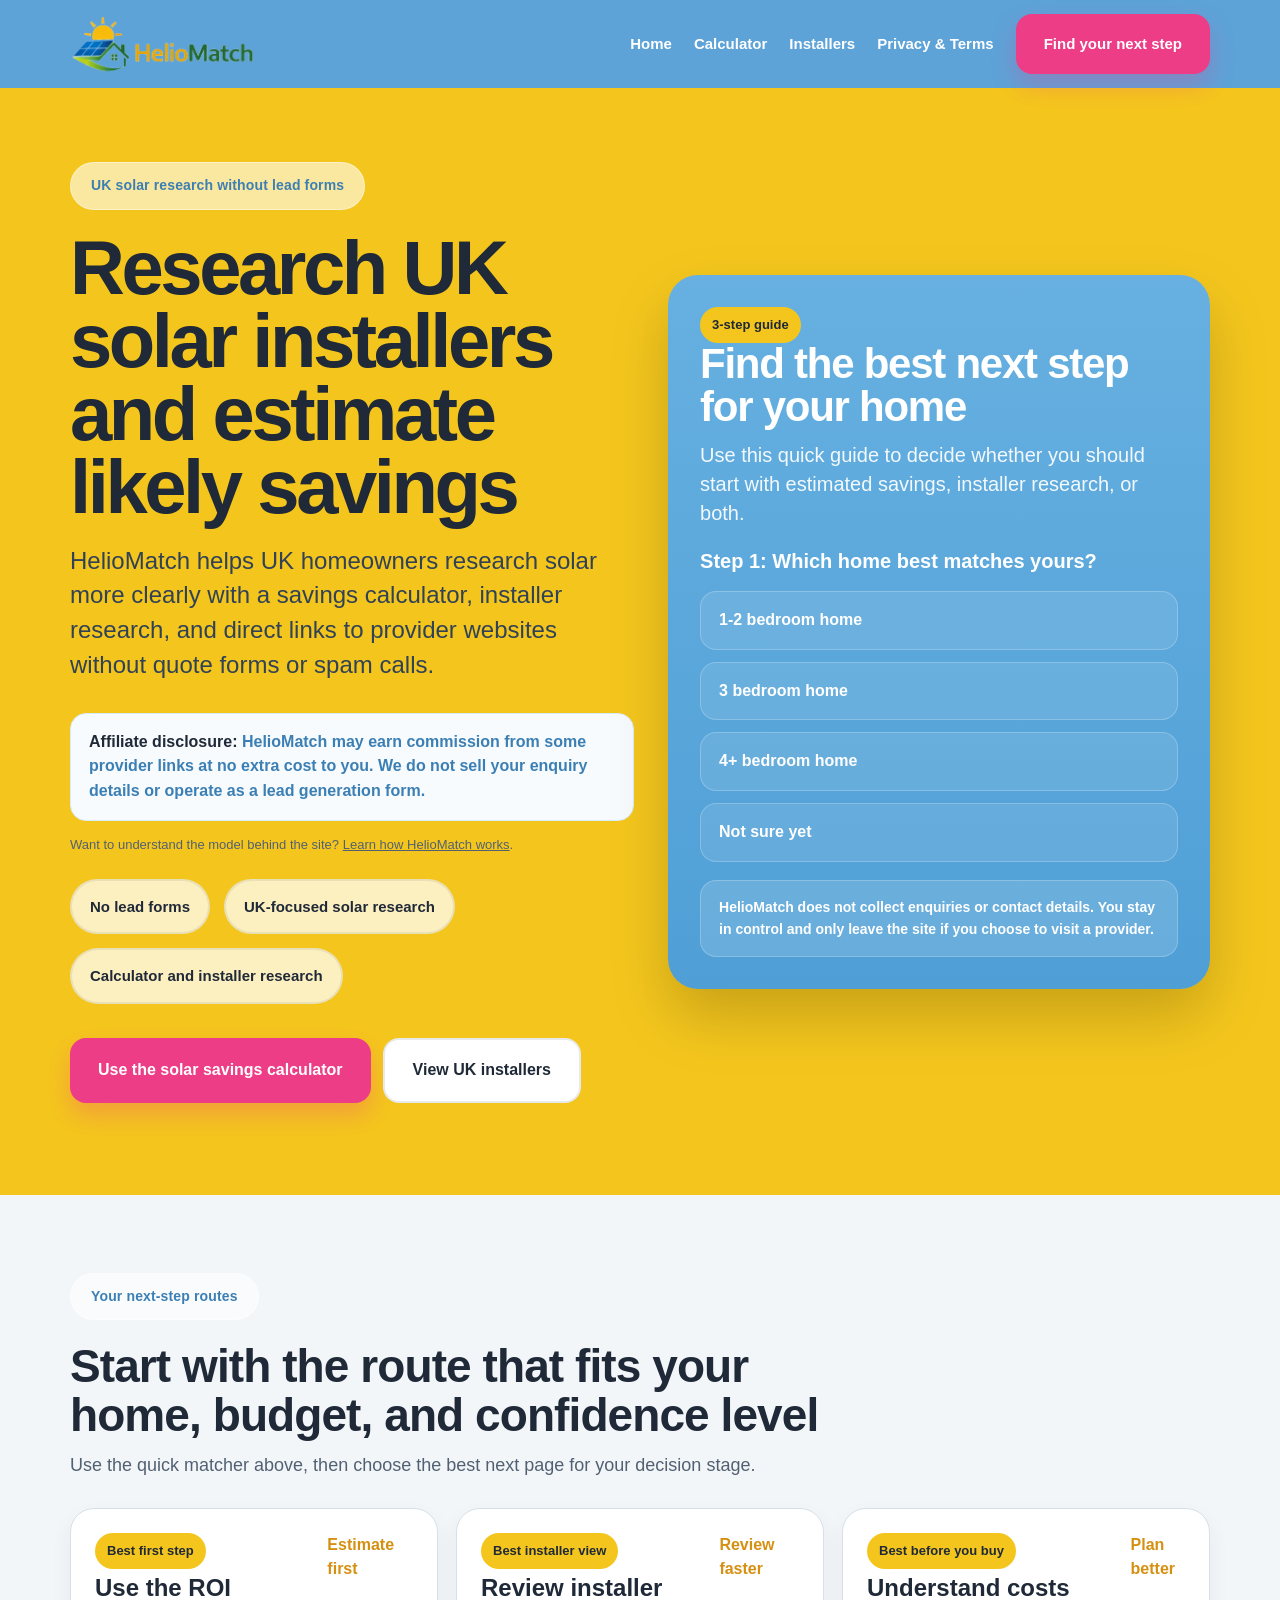
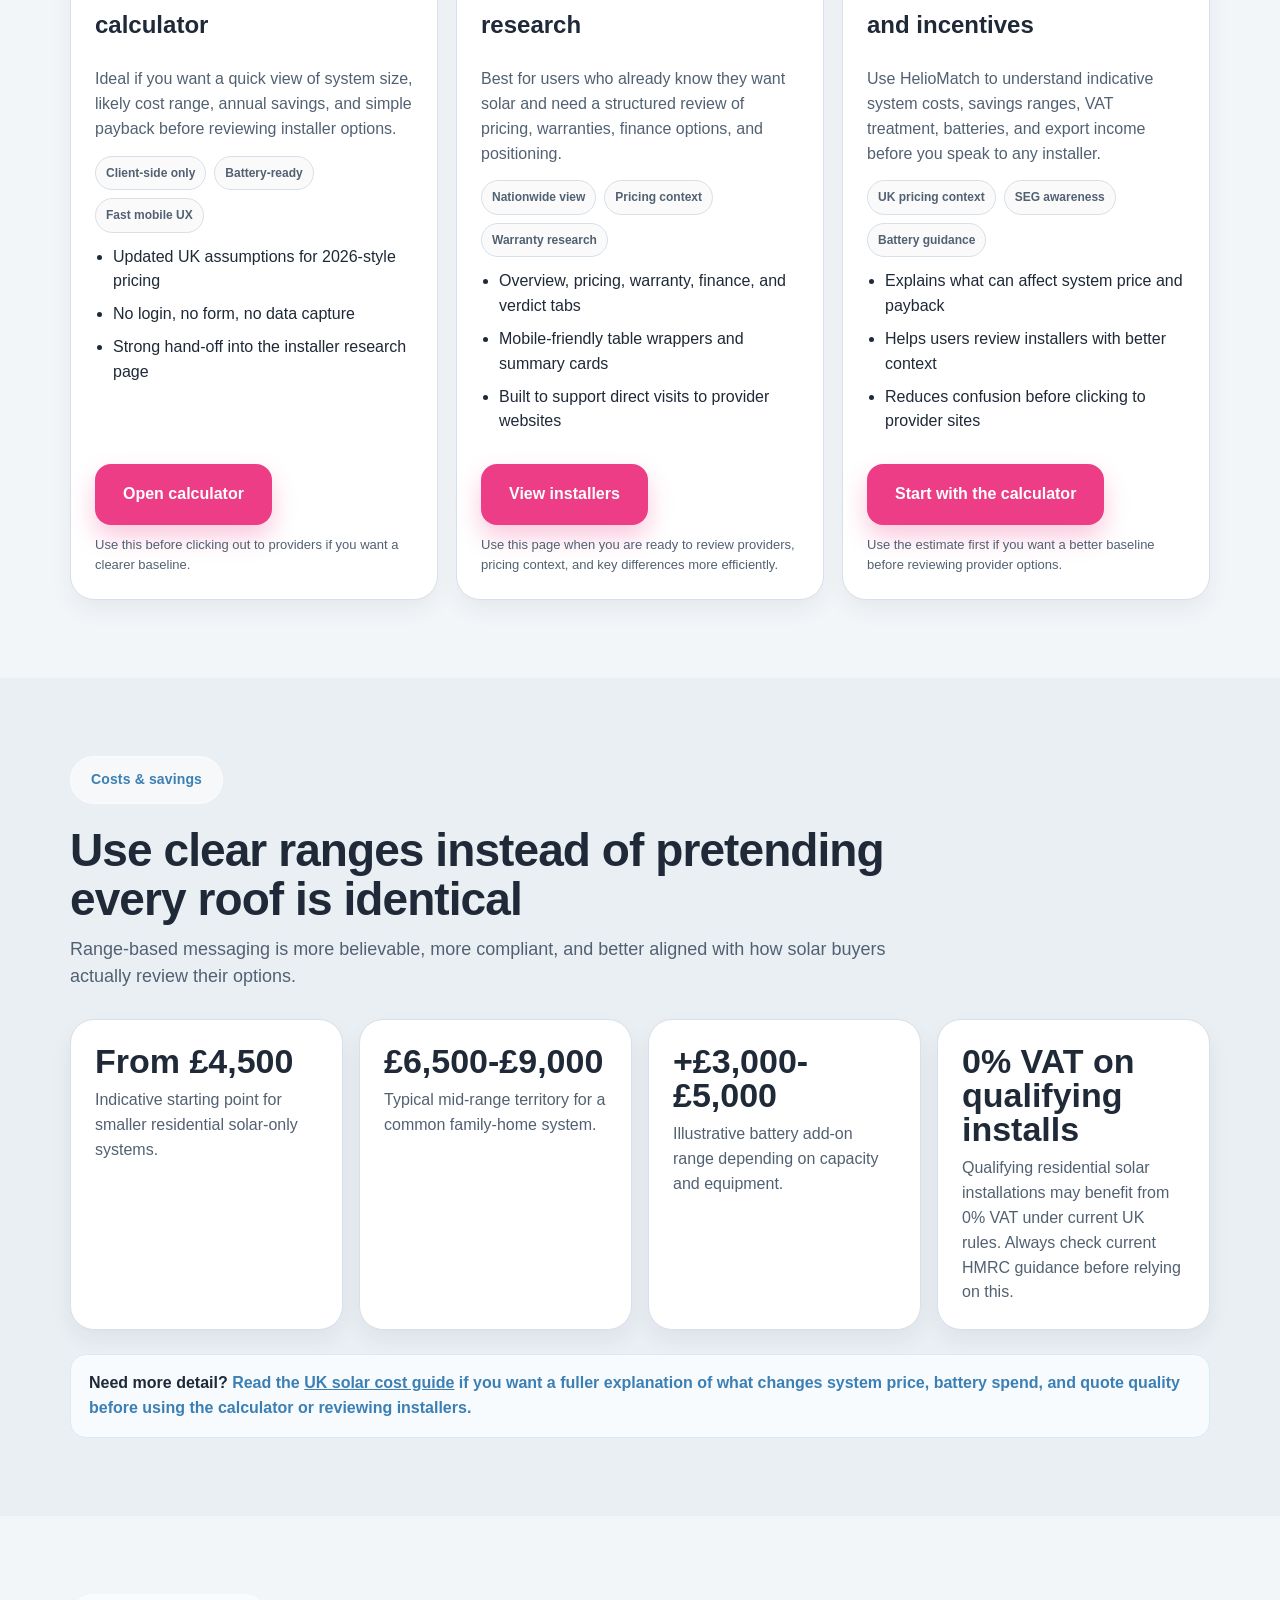
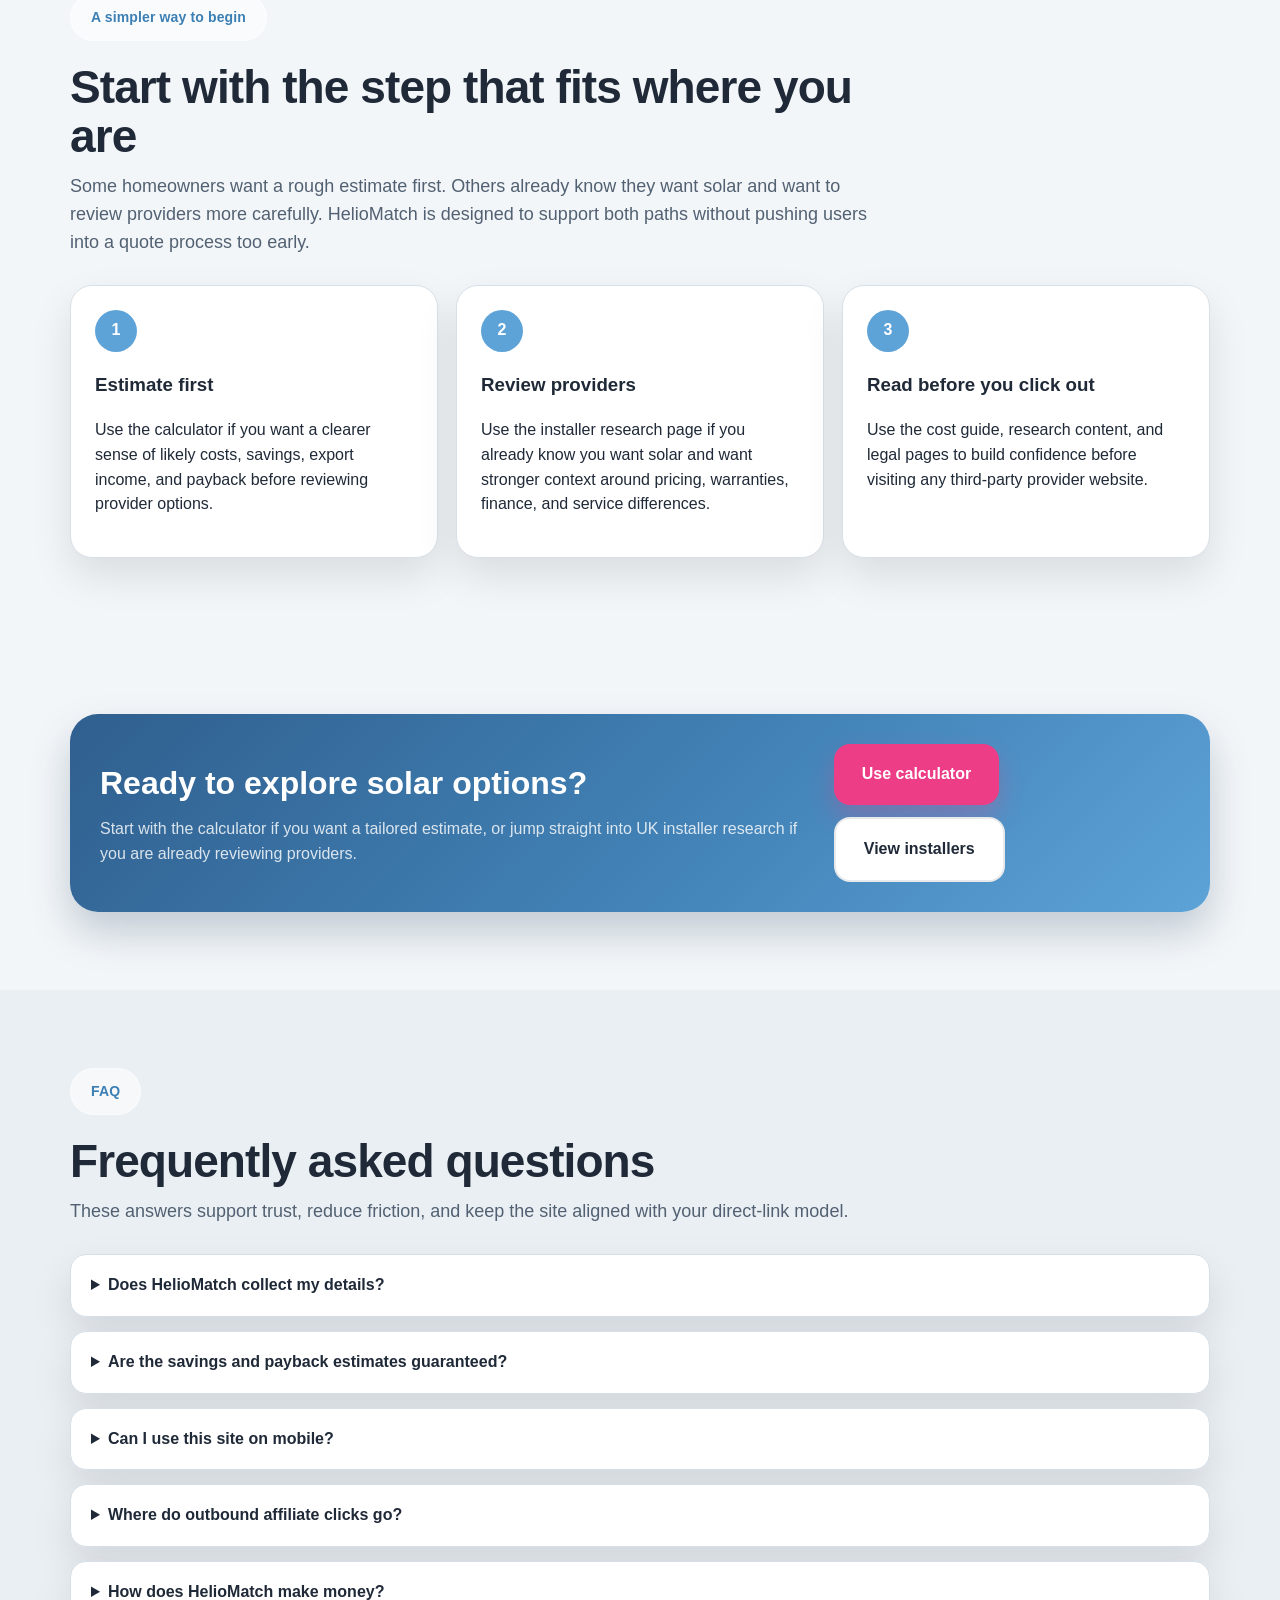
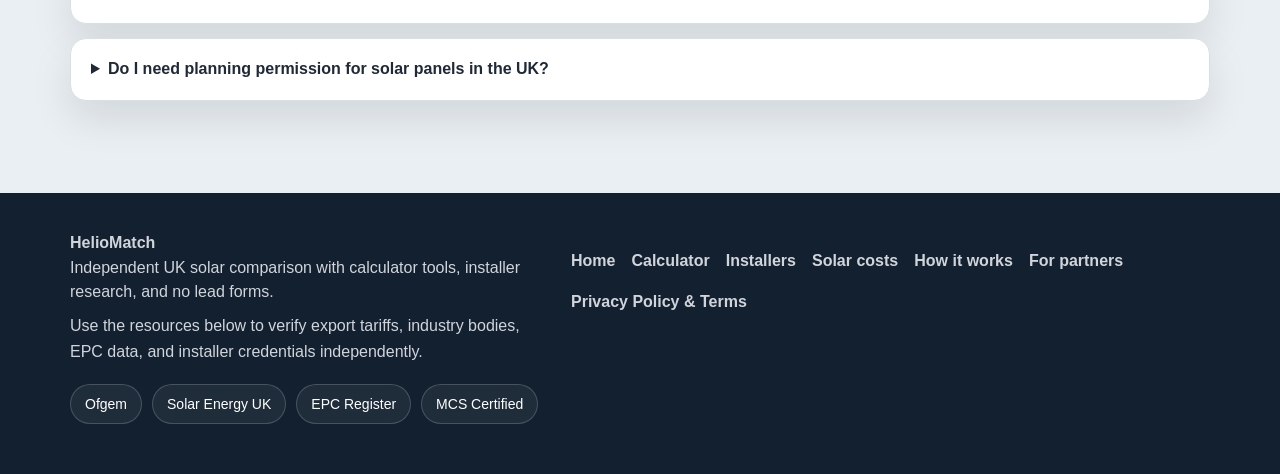
<file: index.html>
<!DOCTYPE html>
<html lang="en">
<head>
  <meta charset="UTF-8" />
  <meta name="viewport" content="width=device-width, initial-scale=1.0" />
  <title>Research UK Solar Installers and Savings | HelioMatch</title>
  <meta name="description" content="Research UK solar installers, estimate likely savings, and explore provider options without lead forms or spam calls." />
  <link rel="icon" type="image/png" href="favicon.png" />
  <meta name="theme-color" content="#1F8FE5" />
  <link rel="stylesheet" href="styles.css" />
</head>
<body>
  <header class="site-header">
    <div class="container nav">
      <a href="index.html" class="brand" aria-label="HelioMatch home">
        <img src="heliomatch-logo-transparent-c-nav.png" alt="HelioMatch logo" class="logo" />
      </a>
      <button class="menu-toggle" type="button" data-menu-toggle="main-nav" aria-expanded="false" aria-label="Toggle navigation">≡</button>
      <nav class="nav-links" id="main-nav">
        <a href="index.html">Home</a>
        <a href="solar-roi-calculator.html">Calculator</a>
        <a href="solar-installers-uk.html">Installers</a>
        <a href="privacy.html">Privacy &amp; Terms</a>
        <a href="#quiz" class="btn">Find your next step</a>
        </nav>
    </div>
  </header>

  <section class="hero">
    <div class="container hero-grid">
      <div>
        <span class="eyebrow">UK solar research without lead forms</span>
        <h1>Research UK solar installers and estimate likely savings</h1>
        <p class="lead">
          HelioMatch helps UK homeowners research solar more clearly with a savings calculator, installer research, and direct links to provider websites without quote forms or spam calls.
        </p>
        
  
        <div class="notice-box" style="margin:0 0 24px">
          <strong>Affiliate disclosure:</strong> HelioMatch may earn commission from some provider links at no extra cost to you. We do not sell your enquiry details or operate as a lead generation form.
        </div>

        <div class="micro" style="margin:-10px 0 24px">
          Want to understand the model behind the site? <a href="how-heliomatch-works.html">Learn how HelioMatch works</a>.
        </div>
  
        <ul class="hero-points">
          <li>No lead forms</li>
          <li>UK-focused solar research</li>
          <li>Calculator and installer research</li>
        </ul>
  
        <div style="display:flex;flex-wrap:wrap;gap:12px">
          <a href="solar-roi-calculator.html" class="btn">Use the solar savings calculator</a>
          <a href="solar-installers-uk.html" class="btn btn-secondary">View UK installers</a>
        </div>
      </div>
  
      <aside class="hero-card" id="quiz" aria-labelledby="quiz-title">
        <div class="badge">3-step guide</div>
        <h3 id="quiz-title">Find the best next step for your home</h3>
        <p>Use this quick guide to decide whether you should start with estimated savings, installer research, or both.</p>
  
        <div class="step active" id="step1">
          <h4>Step 1: Which home best matches yours?</h4>
          <div class="option-grid">
            <button class="option" type="button" data-next-step="1-2 bedroom home">1-2 bedroom home</button>
            <button class="option" type="button" data-next-step="3 bedroom home">3 bedroom home</button>
            <button class="option" type="button" data-next-step="4+ bedroom home">4+ bedroom home</button>
            <button class="option" type="button" data-next-step="Not sure yet">Not sure yet</button>
          </div>
        </div>
  
        <div class="step" id="step2">
          <h4>Step 2: What is your roof orientation?</h4>
          <div class="option-grid">
            <button class="option" type="button" data-next-step="South-facing roof">South-facing</button>
            <button class="option" type="button" data-next-step="East / West roof">East / West</button>
            <button class="option" type="button" data-next-step="Mixed / unsure roof">Mixed / unsure</button>
          </div>
        </div>
  
        <div class="step" id="step3">
          <h4>Step 3: Are you considering battery storage?</h4>
          <div class="option-grid">
            <button class="option" type="button" data-show-results="Solar + battery">Yes, include battery storage</button>
            <button class="option" type="button" data-show-results="Solar only">Solar only</button>
            <button class="option" type="button" data-show-results="Not sure yet">Not sure yet</button>
          </div>
        </div>
  
        <div class="hero-note">HelioMatch does not collect enquiries or contact details. You stay in control and only leave the site if you choose to visit a provider.</div>
      </aside>
    </div>
  </section>

  <section class="section" id="resultsSection">
    <div class="container">
      <div class="section-head">
        <span class="eyebrow">Your next-step routes</span>
        <h2>Start with the route that fits your home, budget, and confidence level</h2>
        <p id="resultsSummary" aria-live="polite">Use the quick matcher above, then choose the best next page for your decision stage.</p>
      </div>

      <div class="grid-3">
        <article class="card operator-card">
          <div>
            <div class="operator-top">
              <div>
                <div class="badge">Best first step</div>
                <h3>Use the ROI calculator</h3>
              </div>
              <div class="rating">Estimate first</div>
            </div>
            <p>Ideal if you want a quick view of system size, likely cost range, annual savings, and simple payback before reviewing installer options.</p>
            <div class="chips">
              <span class="chip">Client-side only</span>
              <span class="chip">Battery-ready</span>
              <span class="chip">Fast mobile UX</span>
            </div>
            <ul>
              <li>Updated UK assumptions for 2026-style pricing</li>
              <li>No login, no form, no data capture</li>
              <li>Strong hand-off into the installer research page</li>
            </ul>
          </div>
          <div>
            <a href="solar-roi-calculator.html" class="btn">Open calculator</a>
            <div class="micro" style="margin-top:10px">Use this before clicking out to providers if you want a clearer baseline.</div>
          </div>
        </article>

        <article class="card operator-card">
          <div>
            <div class="operator-top">
              <div>
                <div class="badge">Best installer view</div>
                <h3>Review installer research</h3>
              </div>
              <div class="rating">Review faster</div>
            </div>
            <p>Best for users who already know they want solar and need a structured review of pricing, warranties, finance options, and positioning.</p>
            <div class="chips">
              <span class="chip">Nationwide view</span>
              <span class="chip">Pricing context</span>
              <span class="chip">Warranty research</span>
            </div>
            <ul>
              <li>Overview, pricing, warranty, finance, and verdict tabs</li>
              <li>Mobile-friendly table wrappers and summary cards</li>
              <li>Built to support direct visits to provider websites</li>
            </ul>
          </div>
          <div>
            <a href="solar-installers-uk.html" class="btn">View installers</a>
            <div class="micro" style="margin-top:10px">Use this page when you are ready to review providers, pricing context, and key differences more efficiently.</div>
          </div>
          </article>          

   <article class="card operator-card">
  <div>
    <div class="operator-top">
      <div>
        <div class="badge">Best before you buy</div>
        <h3>Understand costs and incentives</h3>
      </div>
      <div class="rating">Plan better</div>
    </div>
    <p>Use HelioMatch to understand indicative system costs, savings ranges, VAT treatment, batteries, and export income before you speak to any installer.</p>
    <div class="chips">
      <span class="chip">UK pricing context</span>
      <span class="chip">SEG awareness</span>
      <span class="chip">Battery guidance</span>
    </div>
    <ul>
      <li>Explains what can affect system price and payback</li>
      <li>Helps users review installers with better context</li>
      <li>Reduces confusion before clicking to provider sites</li>
    </ul>
  </div>
  <div>
    <a href="solar-roi-calculator.html" class="btn">Start with the calculator</a>
    <div class="micro" style="margin-top:10px">Use the estimate first if you want a better baseline before reviewing provider options.</div>
  </div>
</article>

      </div>
    </div>
  </section>
<!--
  <section class="section-alt" id="calculator-preview">
    <div class="container">
      <div class="section-head">
        <span class="eyebrow">Calculator section</span>
        <h2>Professional ROI estimates without heavy scripts or form friction</h2>
        <p>The calculator page keeps the HelioMatch look while bringing in the stronger logic from your existing ROI tool.</p>
      </div>

      <div class="grid-2">
        <div class="card">
          <div class="badge">What it covers</div>
          <h3>Inputs users actually understand</h3>
          <p>The flow uses system size, region, roof orientation, annual consumption, financing, export rate, and battery options without overwhelming users.</p>
          <ul>
            <li>Client-side calculations only</li>
            <li>Simple, clear savings framing</li>
            <li>25-year benefit context and break-even guidance</li>
          </ul>
          <a href="solar-roi-calculator.html" class="btn btn-secondary">Go to calculator</a>
        </div>
        <div class="card">
          <div class="badge">Why it helps</div>
          <h3>Clearer research before you compare quotes</h3>
          <p>Visitors can sense-check likely costs, savings, export income, and battery trade-offs before deciding which installers are worth deeper research.</p>
          <ul>
            <li>Fast loading and mobile-friendly</li>
            <li>No account creation or enquiry capture</li>
            <li>Works as a useful first step before provider comparison</li>
          </ul>
          <a href="solar-installers-uk.html" class="btn btn-secondary">Compare installers next</a>
        </div>        
      </div>
    </div>
  </section>
-->
  <!--
  <section class="section" id="compare-preview">
    <div class="container">
      <div class="section-head">
        <span class="eyebrow">Compare section</span>
        <h2>Turn research-heavy installer content into a cleaner decision page</h2>
        <p>The installer research is preserved, but rebuilt into a more modern layout that reads cleanly on mobile and desktop.</p>
      </div>

      <div class="summary-cards">
        <div class="summary-card">
          <strong>Overview tab</strong>
          <span class="micro">Quick market scan of major UK solar installers.</span>
        </div>
        <div class="summary-card">
          <strong>Pricing tab</strong>
          <span class="micro">Indicative system and battery ranges.</span>
        </div>
        <div class="summary-card">
          <strong>Warranty tab</strong>
          <span class="micro">Panel, inverter, battery, and workmanship context.</span>
        </div>
        <div class="summary-card">
          <strong>Verdict tab</strong>
          <span class="micro">Editorial best-for guidance for common buyer types.</span>
        </div>
      </div>

      <div class="notice-box">
        <strong>Comparison note:</strong> Installer pricing, warranty terms, finance options, and service coverage can change over time. Use this section as an editorial comparison aid and verify final details directly with each provider.
      </div>
    </div>
  </section>
-->
  <section class="section-alt" id="savings">
    <div class="container">
      <div class="section-head">
        <span class="eyebrow">Costs &amp; savings</span>
        <h2>Use clear ranges instead of pretending every roof is identical</h2>
        <p>Range-based messaging is more believable, more compliant, and better aligned with how solar buyers actually review their options.</p>
      </div>

      <div class="grid-4">
        <div class="card stat">
          <strong>From &pound;4,500</strong>
          <span>Indicative starting point for smaller residential solar-only systems.</span>
        </div>
        <div class="card stat">
          <strong>&pound;6,500-&pound;9,000</strong>
          <span>Typical mid-range territory for a common family-home system.</span>
        </div>
        <div class="card stat">
          <strong>+&pound;3,000-&pound;5,000</strong>
          <span>Illustrative battery add-on range depending on capacity and equipment.</span>
        </div>
        <div class="card stat">
          <strong>0% VAT on qualifying installs</strong>
         <span>Qualifying residential solar installations may benefit from 0% VAT under current UK rules. Always check current HMRC guidance before relying on this.</span>
        </div>
      </div>

      <div class="notice-box" style="margin-top:24px">
        <strong>Need more detail?</strong> Read the <a href="solar-panel-costs-uk.html">UK solar cost guide</a> if you want a fuller explanation of what changes system price, battery spend, and quote quality before using the calculator or reviewing installers.
      </div>
    </div>
  </section>

  <section class="section">
    <div class="container">
      <div class="section-head">
        <span class="eyebrow">A simpler way to begin</span>
        <h2>Start with the step that fits where you are</h2>
        <p>Some homeowners want a rough estimate first. Others already know they want solar and want to review providers more carefully. HelioMatch is designed to support both paths without pushing users into a quote process too early.</p>
      </div>

      <div class="steps">
        <div class="step-card">
          <div class="step-number">1</div>
          <h3>Estimate first</h3>
          <p>Use the calculator if you want a clearer sense of likely costs, savings, export income, and payback before reviewing provider options.</p>
        </div>
        <div class="step-card">
          <div class="step-number">2</div>
          <h3>Review providers</h3>
          <p>Use the installer research page if you already know you want solar and want stronger context around pricing, warranties, finance, and service differences.</p>
        </div>
        <div class="step-card">
          <div class="step-number">3</div>
          <h3>Read before you click out</h3>
          <p>Use the cost guide, research content, and legal pages to build confidence before visiting any third-party provider website.</p>
        </div>
      </div>
    </div>
  </section>

  <section class="section">
    <div class="container">
      <div class="cta-banner">
        <div>
          <h2>Ready to explore solar options?</h2>
          <p>Start with the calculator if you want a tailored estimate, or jump straight into UK installer research if you are already reviewing providers.</p>
        </div>
        <div style="display:flex;flex-wrap:wrap;gap:12px">
          <a href="solar-roi-calculator.html" class="btn">Use calculator</a>
          <a href="solar-installers-uk.html" class="btn btn-secondary">View installers</a>
        </div>
      </div>
    </div>
  </section>

  <section class="section-alt" id="faq">
    <div class="container">
      <div class="section-head">
        <span class="eyebrow">FAQ</span>
        <h2>Frequently asked questions</h2>
        <p>These answers support trust, reduce friction, and keep the site aligned with your direct-link model.</p>
      </div>

      <details>
        <summary>Does HelioMatch collect my details?</summary>
        <p>No. The rebuilt site does not add lead forms, account creation, or quote request capture. The calculator runs in the browser and legal copy reflects that model.</p>
      </details>

      <details>
        <summary>Are the savings and payback estimates guaranteed?</summary>
        <p>No. They are indicative only and depend on factors like system size, region, tariff, orientation, self-consumption, and installer pricing.</p>
      </details>

      <details>
        <summary>Can I use this site on mobile?</summary>
        <p>Yes. The core layout, calculator panels, and comparison tables have been rebuilt to work cleanly on smaller screens.</p>
      </details>

      <details>
        <summary>Where do outbound affiliate clicks go?</summary>
        <p>Some links may take you directly to external provider websites. HelioMatch does not use quote forms or sell your enquiry details.
        </p>
      </details>
      <details>
        <summary>How does HelioMatch make money?</summary>
        <p>HelioMatch may earn commission from some provider links if a user clicks through and later buys. This does not turn HelioMatch into a quote form or lead generation site, and the site does not sell user enquiry data.</p>
      </details>
      
      <details>
        <summary>Do I need planning permission for solar panels in the UK?</summary>
        <p>Many domestic solar installations fall under permitted development, but exceptions can apply for listed buildings, conservation areas, flats, or unusual roof situations. Always check the current local rules if you are unsure.</p>
      </details>
      
    </div>
  </section>

  <footer class="site-footer">
    <div class="container footer-row">
      <div>
        <strong>HelioMatch</strong><br />
        <div class="footer-meta">
          Independent UK solar comparison with calculator tools, installer research, and no lead forms.
          <p>Use the resources below to verify export tariffs, industry bodies, EPC data, and installer credentials independently.</p>
        </div>
      </div>
  
      <div class="footer-links">
        <a href="index.html">Home</a>
        <a href="solar-roi-calculator.html">Calculator</a>
        <a href="solar-installers-uk.html">Installers</a>
        <a href="solar-panel-costs-uk.html">Solar costs</a>
        <a href="how-heliomatch-works.html">How it works</a>
        <a href="for-partners.html">For partners</a>
        <a href="privacy.html">Privacy Policy &amp; Terms</a>
      </div>
    </div>
  
    <div class="container resource-list" aria-label="External solar resources">
      <a href="https://www.ofgem.gov.uk/guidance/smart-export-guarantee-seg" target="_blank" rel="noopener noreferrer">Ofgem</a>
      <a href="https://solarenergyuk.org/" target="_blank" rel="noopener noreferrer">Solar Energy UK</a>
      <a href="https://www.gov.uk/find-energy-certificate" target="_blank" rel="noopener noreferrer">EPC Register</a>
      <a href="https://mcscertified.com/" target="_blank" rel="noopener noreferrer">MCS Certified</a>
    </div>
  </footer>  

  <script src="site.js"></script>
</body>
</html>
</file>
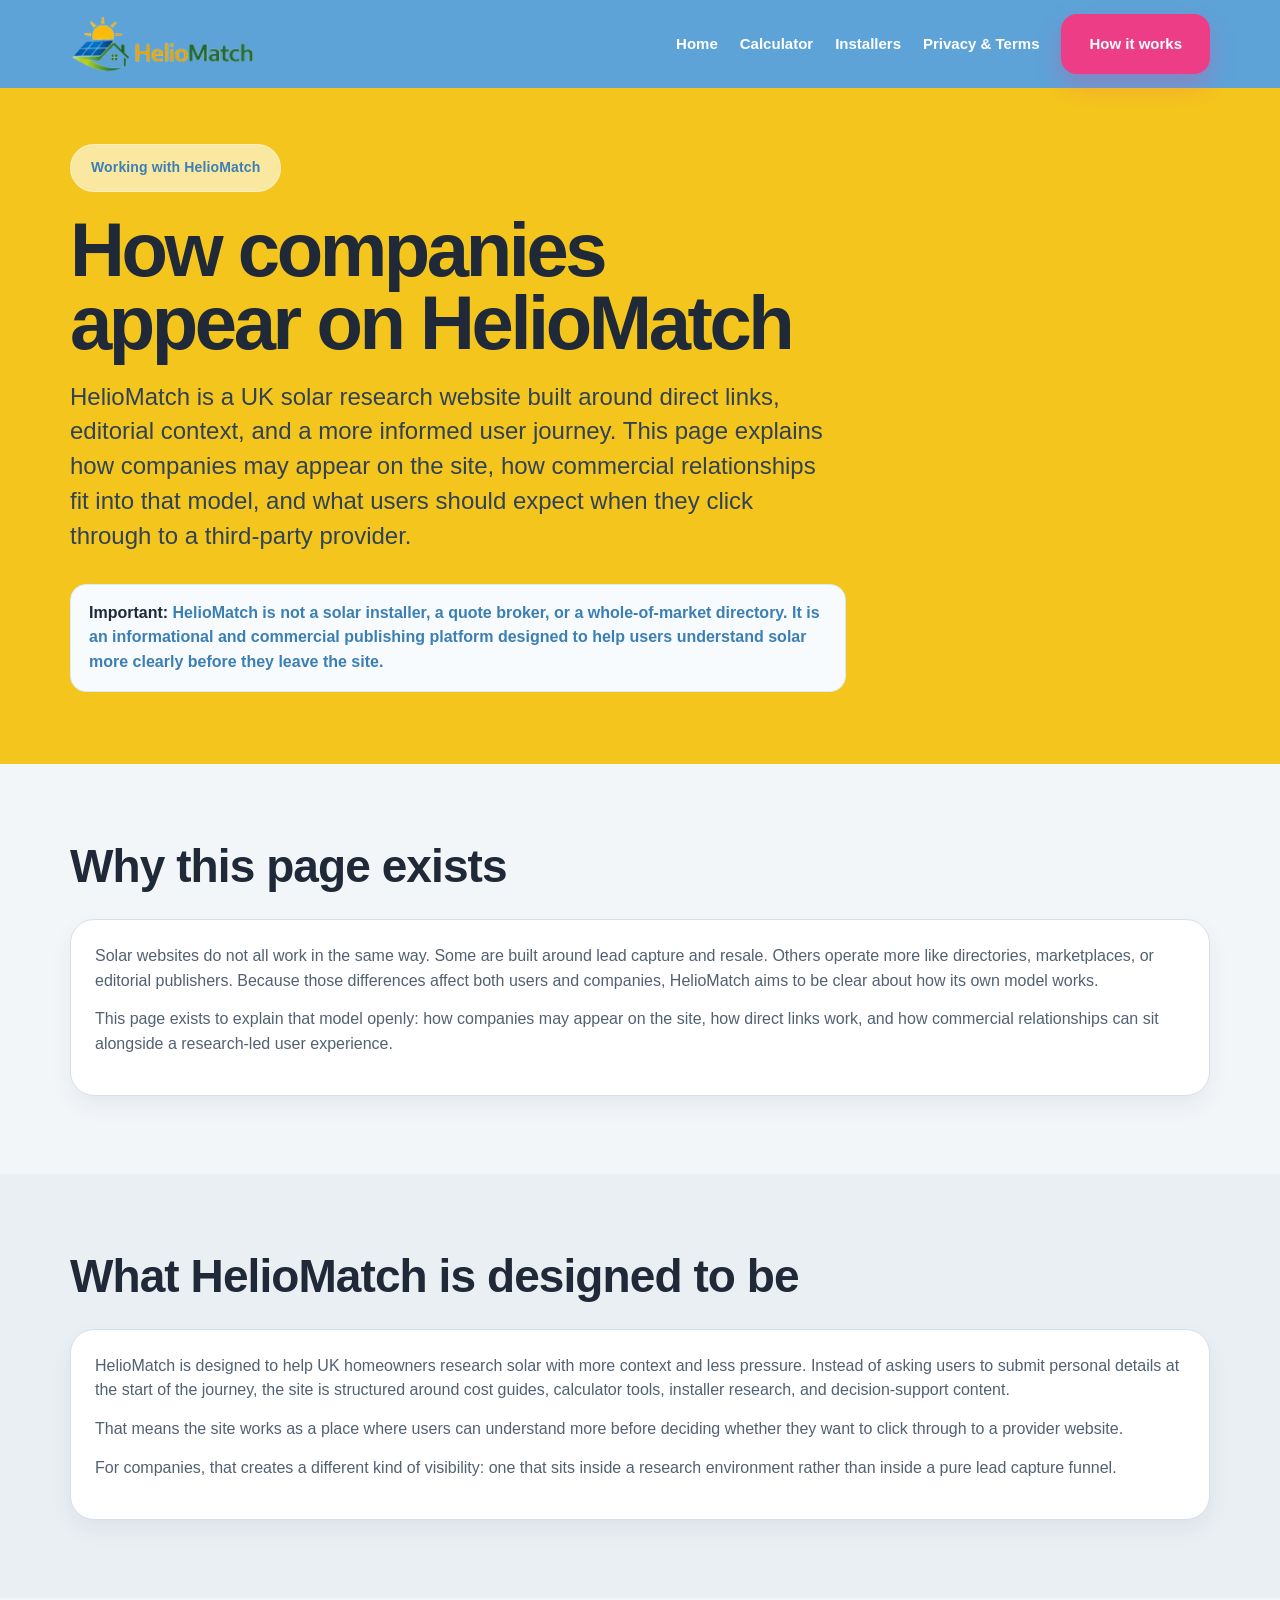
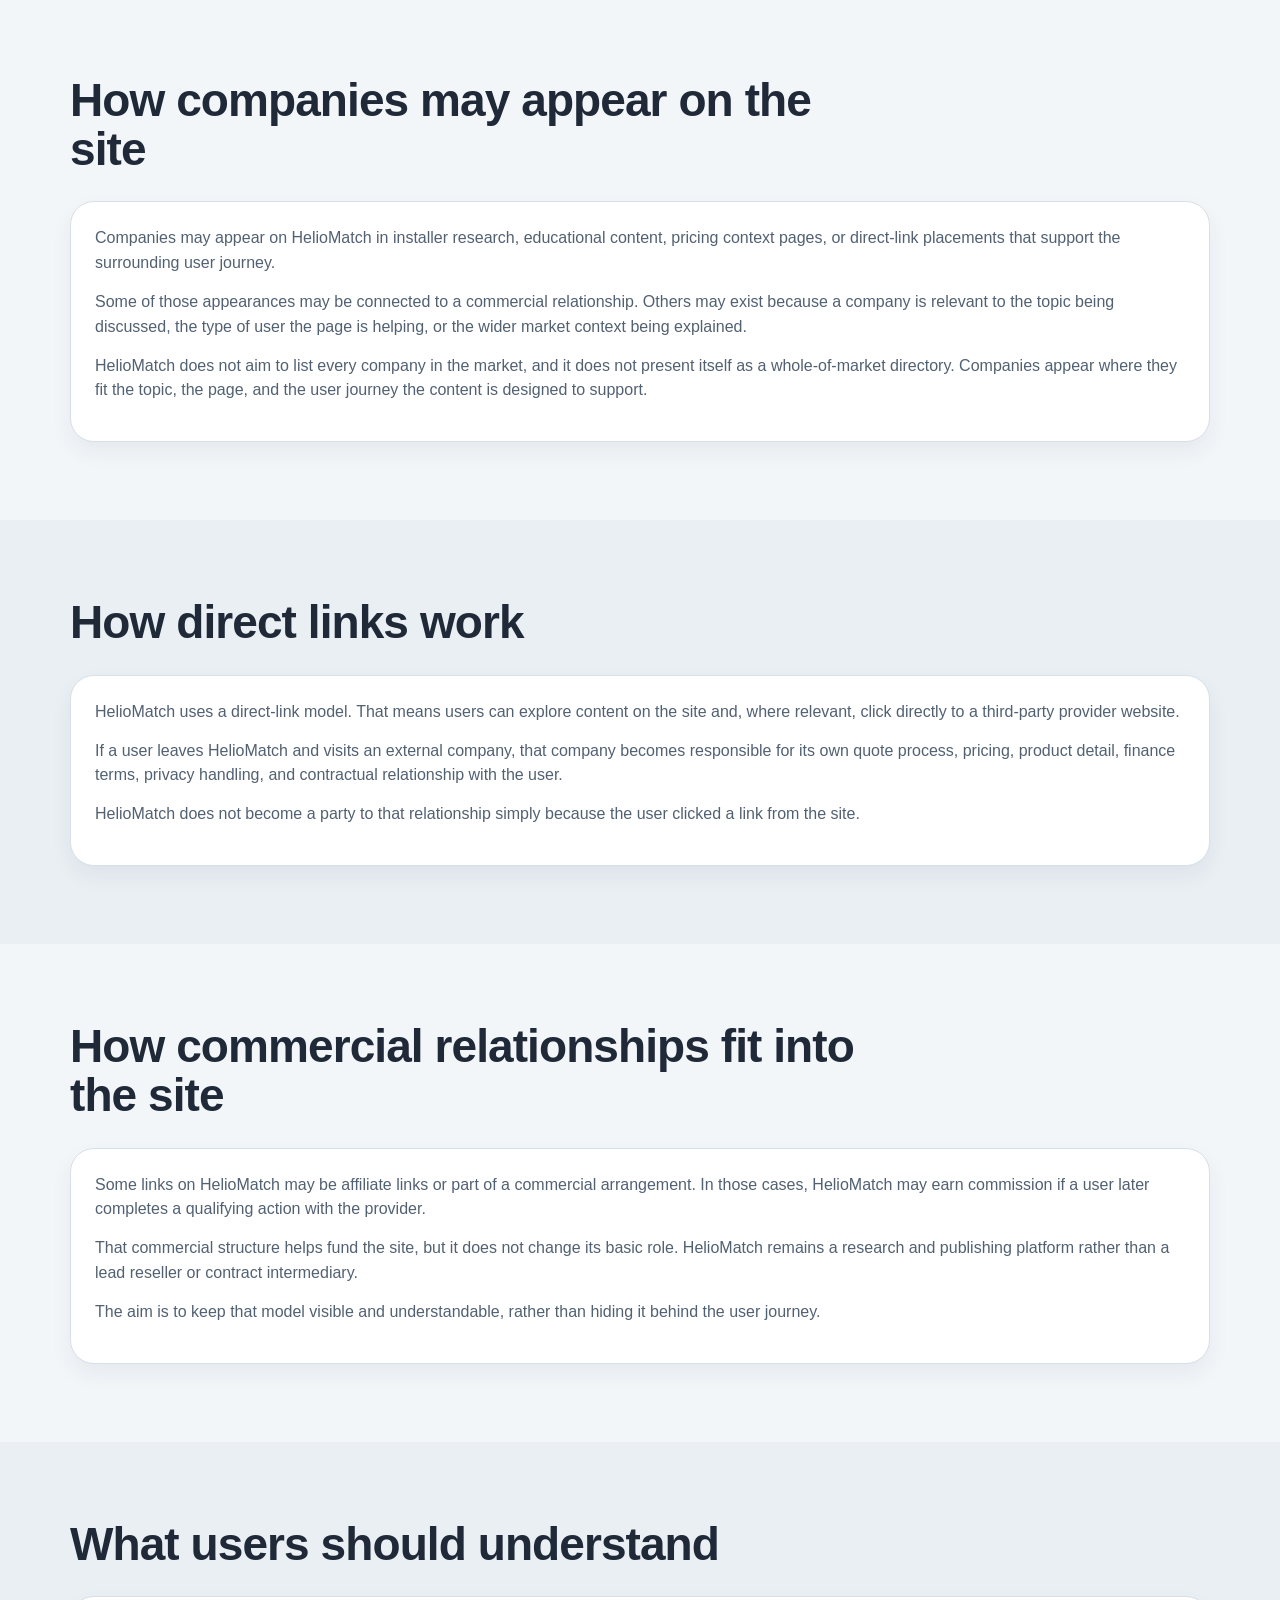
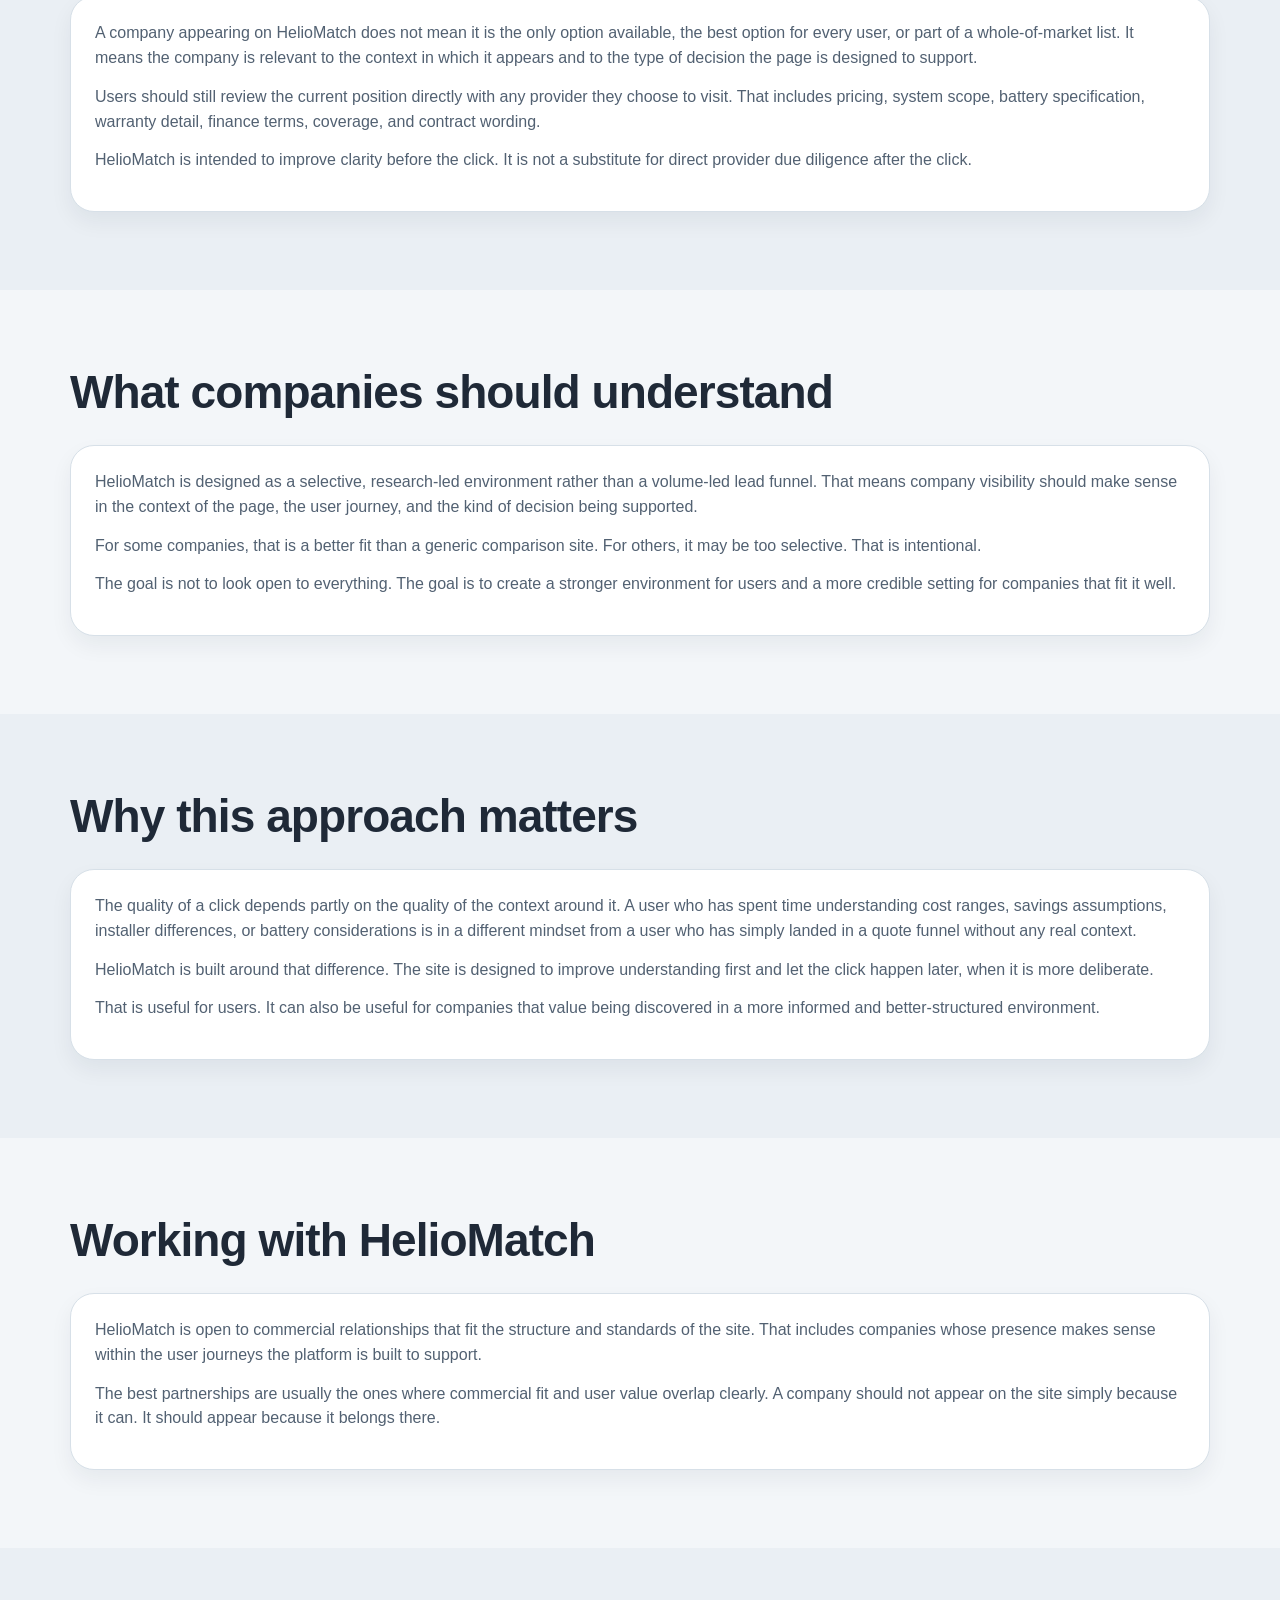
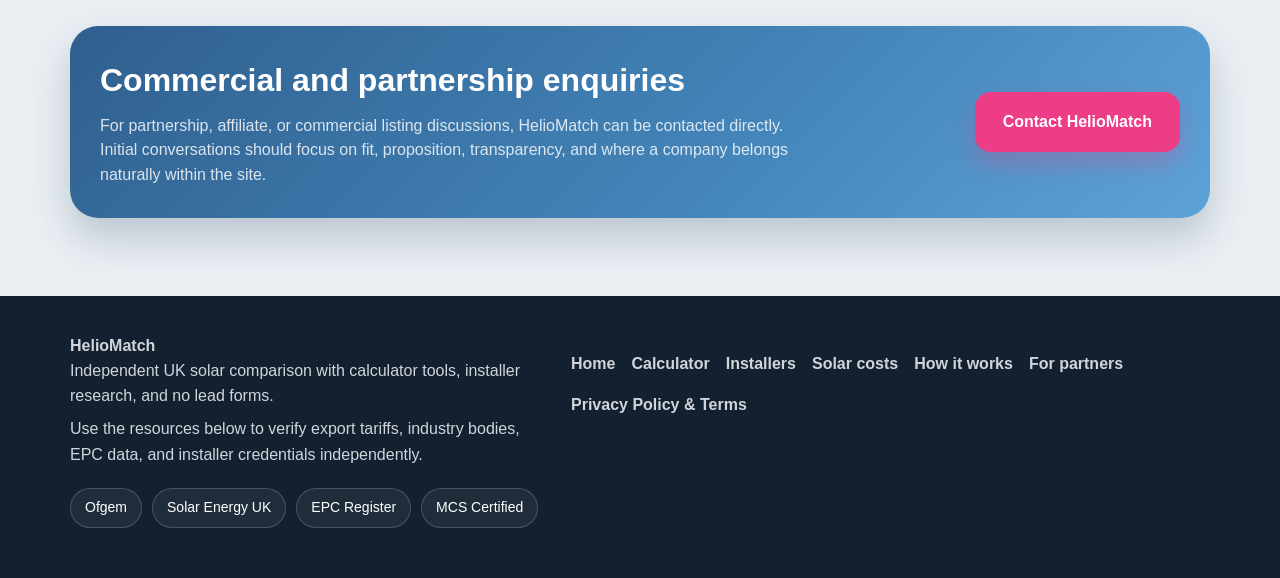
<file: for-partners.html>
<!DOCTYPE html>
<html lang="en">
<head>
  <meta charset="UTF-8" />
  <meta name="viewport" content="width=device-width, initial-scale=1.0" />
  <title>Working with HelioMatch | How Companies Appear on the Site</title>
  <meta name="description" content="Learn how HelioMatch works with companies, how direct links and commercial relationships may appear on the site, and what users should expect when they click through to third-party providers." />
  <link rel="icon" type="image/png" href="favicon.png" />
  <meta name="theme-color" content="#1F8FE5" />
  <link rel="stylesheet" href="styles.css" />
</head>
<body class="page-shell">
  <header class="site-header">
    <div class="container nav">
      <a href="index.html" class="brand" aria-label="HelioMatch home">
        <img src="heliomatch-logo-transparent-c-nav.png" alt="HelioMatch logo" class="logo" />
        <span class="brand-wordmark" aria-hidden="true"><span class="sun">Helio</span><span class="match">Match</span></span>
      </a>
      <button class="menu-toggle" type="button" data-menu-toggle="partners-nav" aria-expanded="false" aria-label="Toggle navigation">≡</button>
      <nav class="nav-links" id="partners-nav">
        <a href="index.html">Home</a>
        <a href="solar-roi-calculator.html">Calculator</a>
        <a href="solar-installers-uk.html">Installers</a>
        <a href="privacy.html">Privacy &amp; Terms</a>
        <a href="how-heliomatch-works.html" class="btn">How it works</a>
      </nav>
    </div>
  </header>

  <section class="page-hero">
    <div class="container page-hero-inner">
      <div>
        <span class="eyebrow">Working with HelioMatch</span>
        <h1>How companies appear on HelioMatch</h1>
        <p class="lead">
          HelioMatch is a UK solar research website built around direct links, editorial context, and a more informed user journey. This page explains how companies may appear on the site, how commercial relationships fit into that model, and what users should expect when they click through to a third-party provider.
        </p>
        <div class="notice-box" style="margin:0 0 24px">
          <strong>Important:</strong> HelioMatch is not a solar installer, a quote broker, or a whole-of-market directory. It is an informational and commercial publishing platform designed to help users understand solar more clearly before they leave the site.
        </div>
      </div>
    </div>
  </section>

  <section class="section">
    <div class="container">
      <div class="section-head">
        <h2>Why this page exists</h2>
      </div>
      <div class="card">
        <p>Solar websites do not all work in the same way. Some are built around lead capture and resale. Others operate more like directories, marketplaces, or editorial publishers. Because those differences affect both users and companies, HelioMatch aims to be clear about how its own model works.</p>
        <p>This page exists to explain that model openly: how companies may appear on the site, how direct links work, and how commercial relationships can sit alongside a research-led user experience.</p>
      </div>
    </div>
  </section>

  <section class="section-alt">
    <div class="container">
      <div class="section-head">
        <h2>What HelioMatch is designed to be</h2>
      </div>
      <div class="card">
        <p>HelioMatch is designed to help UK homeowners research solar with more context and less pressure. Instead of asking users to submit personal details at the start of the journey, the site is structured around cost guides, calculator tools, installer research, and decision-support content.</p>
        <p>That means the site works as a place where users can understand more before deciding whether they want to click through to a provider website.</p>
        <p>For companies, that creates a different kind of visibility: one that sits inside a research environment rather than inside a pure lead capture funnel.</p>
      </div>
    </div>
  </section>

  <section class="section">
    <div class="container">
      <div class="section-head">
        <h2>How companies may appear on the site</h2>
      </div>
      <div class="card">
        <p>Companies may appear on HelioMatch in installer research, educational content, pricing context pages, or direct-link placements that support the surrounding user journey.</p>
        <p>Some of those appearances may be connected to a commercial relationship. Others may exist because a company is relevant to the topic being discussed, the type of user the page is helping, or the wider market context being explained.</p>
        <p>HelioMatch does not aim to list every company in the market, and it does not present itself as a whole-of-market directory. Companies appear where they fit the topic, the page, and the user journey the content is designed to support.</p>
      </div>
    </div>
  </section>

  <section class="section-alt">
    <div class="container">
      <div class="section-head">
        <h2>How direct links work</h2>
      </div>
      <div class="card">
        <p>HelioMatch uses a direct-link model. That means users can explore content on the site and, where relevant, click directly to a third-party provider website.</p>
        <p>If a user leaves HelioMatch and visits an external company, that company becomes responsible for its own quote process, pricing, product detail, finance terms, privacy handling, and contractual relationship with the user.</p>
        <p>HelioMatch does not become a party to that relationship simply because the user clicked a link from the site.</p>
      </div>
    </div>
  </section>

  <section class="section">
    <div class="container">
      <div class="section-head">
        <h2>How commercial relationships fit into the site</h2>
      </div>
      <div class="card">
        <p>Some links on HelioMatch may be affiliate links or part of a commercial arrangement. In those cases, HelioMatch may earn commission if a user later completes a qualifying action with the provider.</p>
        <p>That commercial structure helps fund the site, but it does not change its basic role. HelioMatch remains a research and publishing platform rather than a lead reseller or contract intermediary.</p>
        <p>The aim is to keep that model visible and understandable, rather than hiding it behind the user journey.</p>
      </div>
    </div>
  </section>

  <section class="section-alt">
    <div class="container">
      <div class="section-head">
        <h2>What users should understand</h2>
      </div>
      <div class="card">
        <p>A company appearing on HelioMatch does not mean it is the only option available, the best option for every user, or part of a whole-of-market list. It means the company is relevant to the context in which it appears and to the type of decision the page is designed to support.</p>
        <p>Users should still review the current position directly with any provider they choose to visit. That includes pricing, system scope, battery specification, warranty detail, finance terms, coverage, and contract wording.</p>
        <p>HelioMatch is intended to improve clarity before the click. It is not a substitute for direct provider due diligence after the click.</p>
      </div>
    </div>
  </section>

  <section class="section">
    <div class="container">
      <div class="section-head">
        <h2>What companies should understand</h2>
      </div>
      <div class="card">
        <p>HelioMatch is designed as a selective, research-led environment rather than a volume-led lead funnel. That means company visibility should make sense in the context of the page, the user journey, and the kind of decision being supported.</p>
        <p>For some companies, that is a better fit than a generic comparison site. For others, it may be too selective. That is intentional.</p>
        <p>The goal is not to look open to everything. The goal is to create a stronger environment for users and a more credible setting for companies that fit it well.</p>
      </div>
    </div>
  </section>

  <section class="section-alt">
    <div class="container">
      <div class="section-head">
        <h2>Why this approach matters</h2>
      </div>
      <div class="card">
        <p>The quality of a click depends partly on the quality of the context around it. A user who has spent time understanding cost ranges, savings assumptions, installer differences, or battery considerations is in a different mindset from a user who has simply landed in a quote funnel without any real context.</p>
        <p>HelioMatch is built around that difference. The site is designed to improve understanding first and let the click happen later, when it is more deliberate.</p>
        <p>That is useful for users. It can also be useful for companies that value being discovered in a more informed and better-structured environment.</p>
      </div>
    </div>
  </section>

  <section class="section">
    <div class="container">
      <div class="section-head">
        <h2>Working with HelioMatch</h2>
      </div>
      <div class="card">
        <p>HelioMatch is open to commercial relationships that fit the structure and standards of the site. That includes companies whose presence makes sense within the user journeys the platform is built to support.</p>
        <p>The best partnerships are usually the ones where commercial fit and user value overlap clearly. A company should not appear on the site simply because it can. It should appear because it belongs there.</p>
      </div>
    </div>
  </section>

  <section class="section-alt">
    <div class="container">
      <div class="cta-banner">
        <div>
          <h2>Commercial and partnership enquiries</h2>
          <p>For partnership, affiliate, or commercial listing discussions, HelioMatch can be contacted directly. Initial conversations should focus on fit, proposition, transparency, and where a company belongs naturally within the site.</p>
        </div>
        <div style="display:flex;flex-wrap:wrap;gap:12px">
          <a href="mailto:contact@heliomatch.co.uk" class="btn">Contact HelioMatch</a>
        </div>
      </div>
    </div>
  </section>

  <footer class="site-footer">
    <div class="container footer-row">
      <div>
        <strong>HelioMatch</strong><br />
        <div class="footer-meta">
          Independent UK solar comparison with calculator tools, installer research, and no lead forms.
          <p>Use the resources below to verify export tariffs, industry bodies, EPC data, and installer credentials independently.</p>
        </div>
      </div>

      <div class="footer-links">
        <a href="index.html">Home</a>
        <a href="solar-roi-calculator.html">Calculator</a>
        <a href="solar-installers-uk.html">Installers</a>
        <a href="solar-panel-costs-uk.html">Solar costs</a>
        <a href="how-heliomatch-works.html">How it works</a>
        <a href="for-partners.html">For partners</a>
        <a href="privacy.html">Privacy Policy &amp; Terms</a>
      </div>
    </div>

    <div class="container resource-list" aria-label="External solar resources">
      <a href="https://www.ofgem.gov.uk/guidance/smart-export-guarantee-seg" target="_blank" rel="noopener noreferrer">Ofgem</a>
      <a href="https://solarenergyuk.org/" target="_blank" rel="noopener noreferrer">Solar Energy UK</a>
      <a href="https://www.gov.uk/find-energy-certificate" target="_blank" rel="noopener noreferrer">EPC Register</a>
      <a href="https://mcscertified.com/" target="_blank" rel="noopener noreferrer">MCS Certified</a>
    </div>
  </footer>

  <script src="site.js"></script>
</body>
</html>
</file>
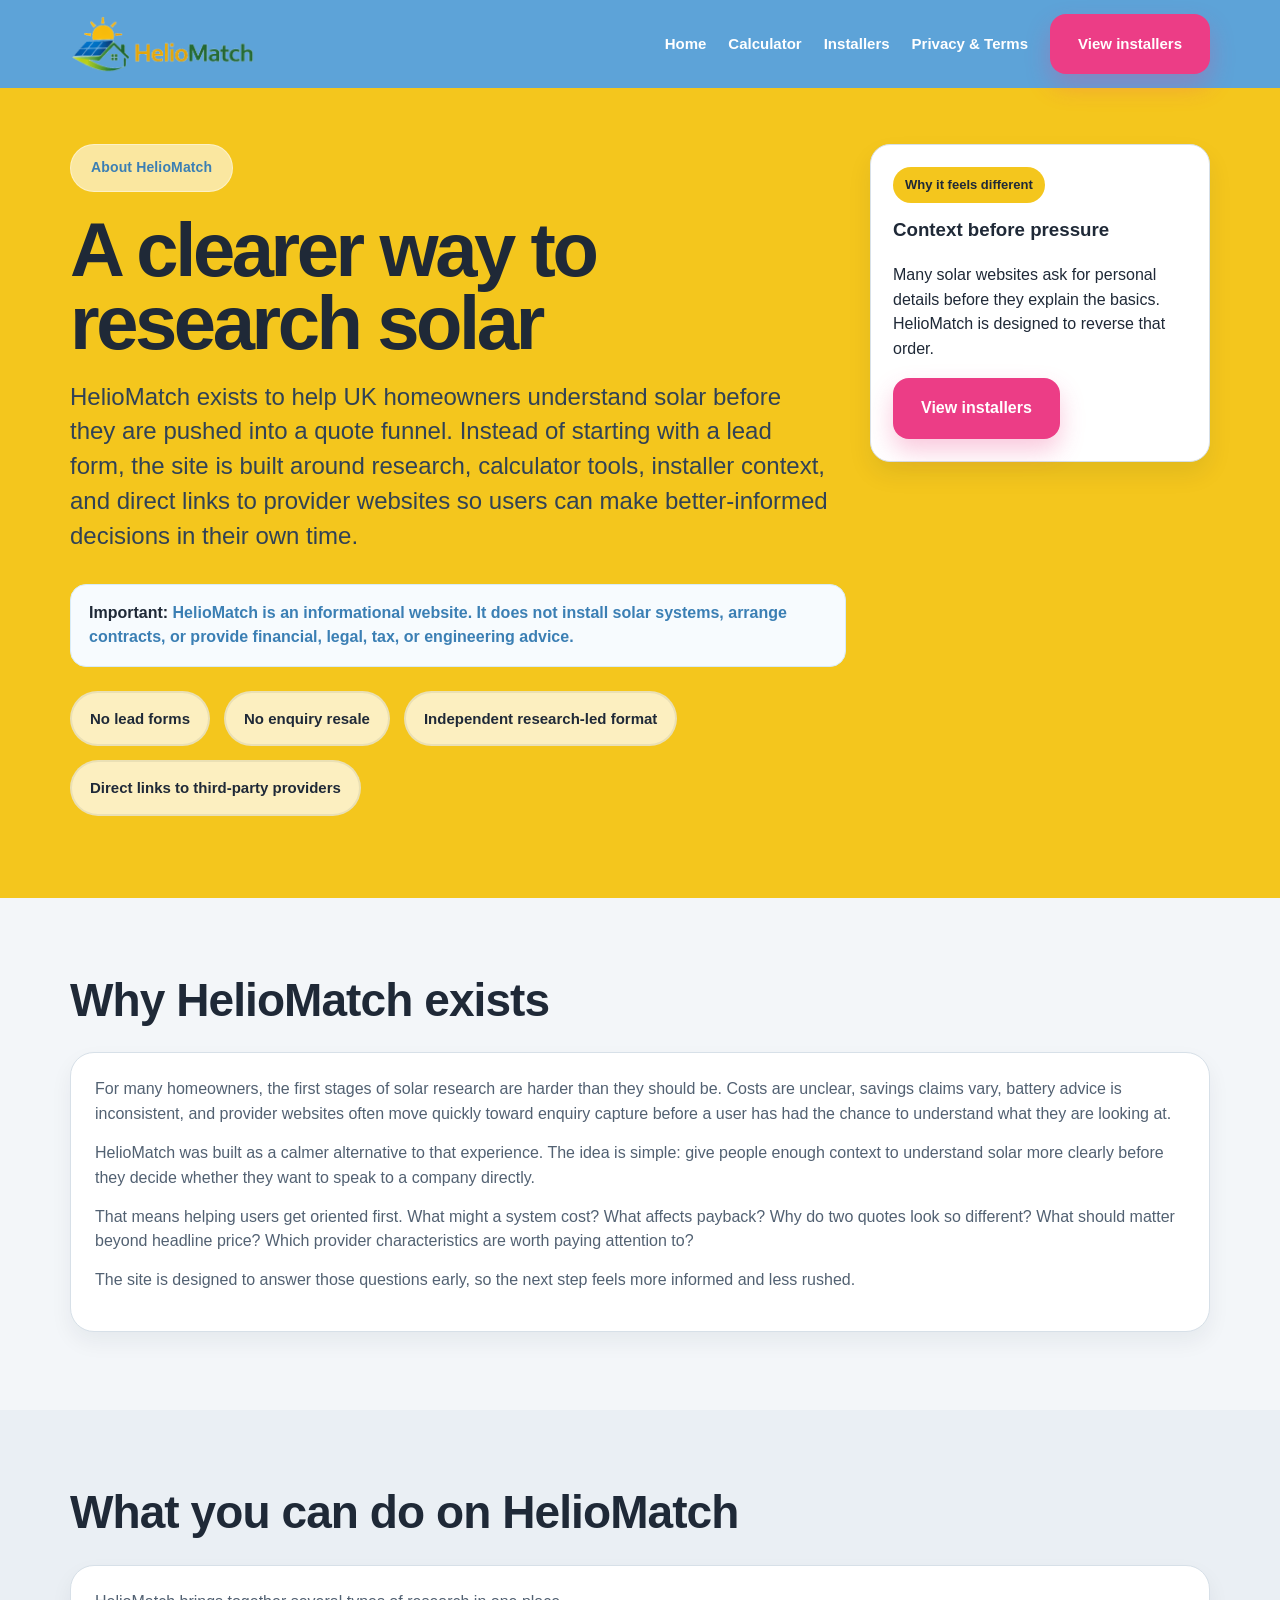
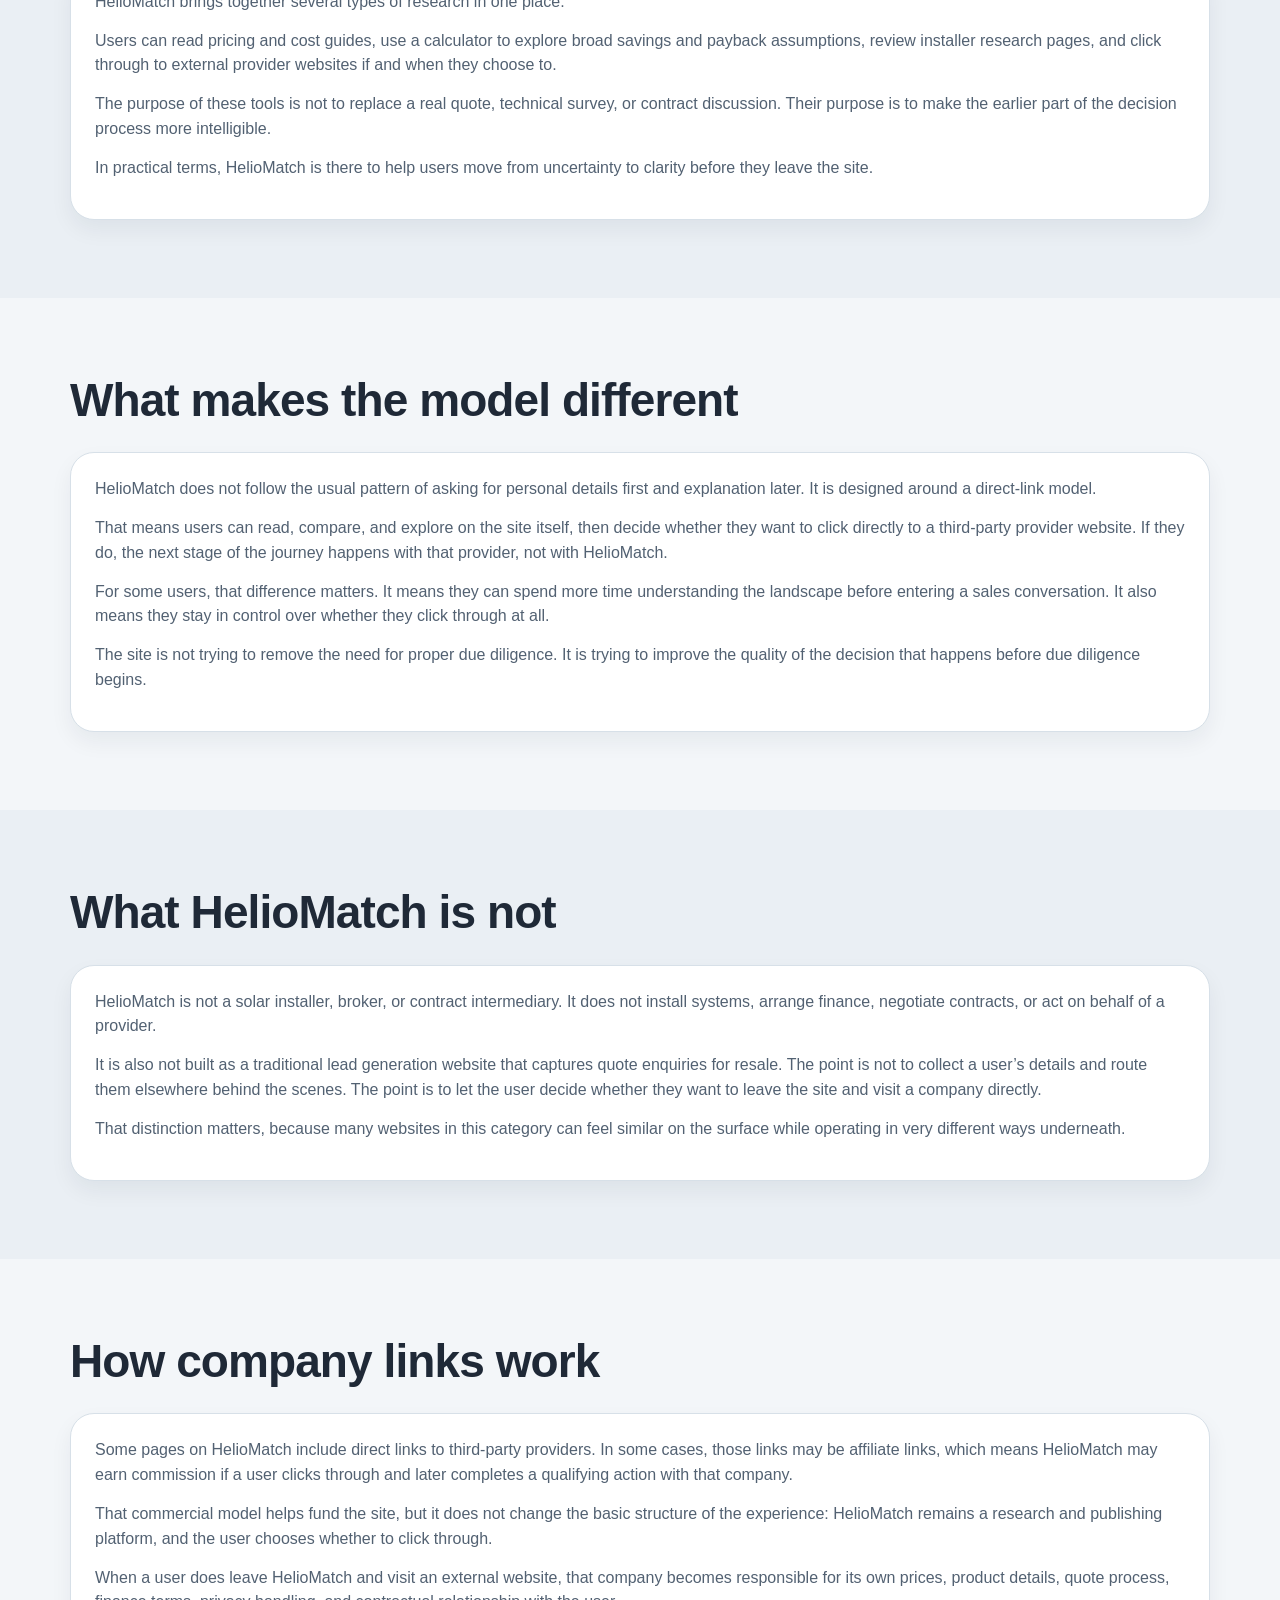
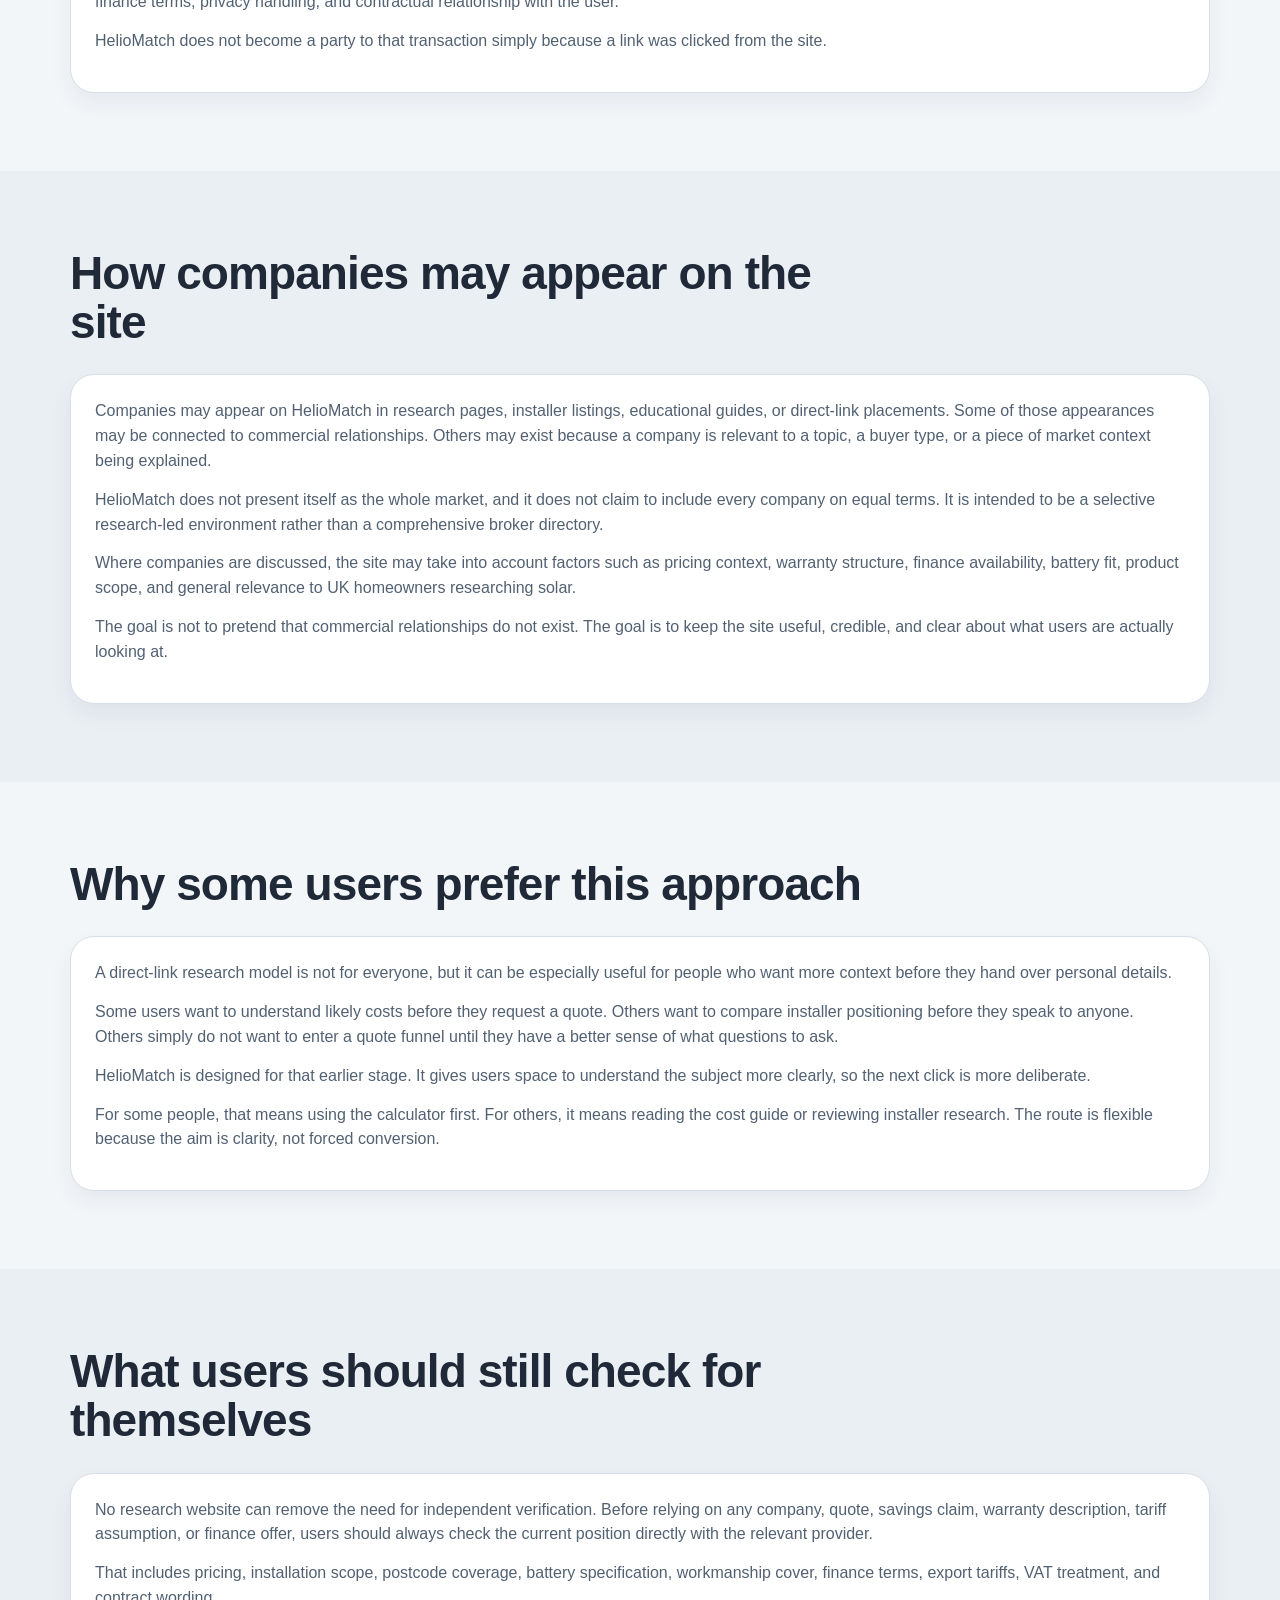
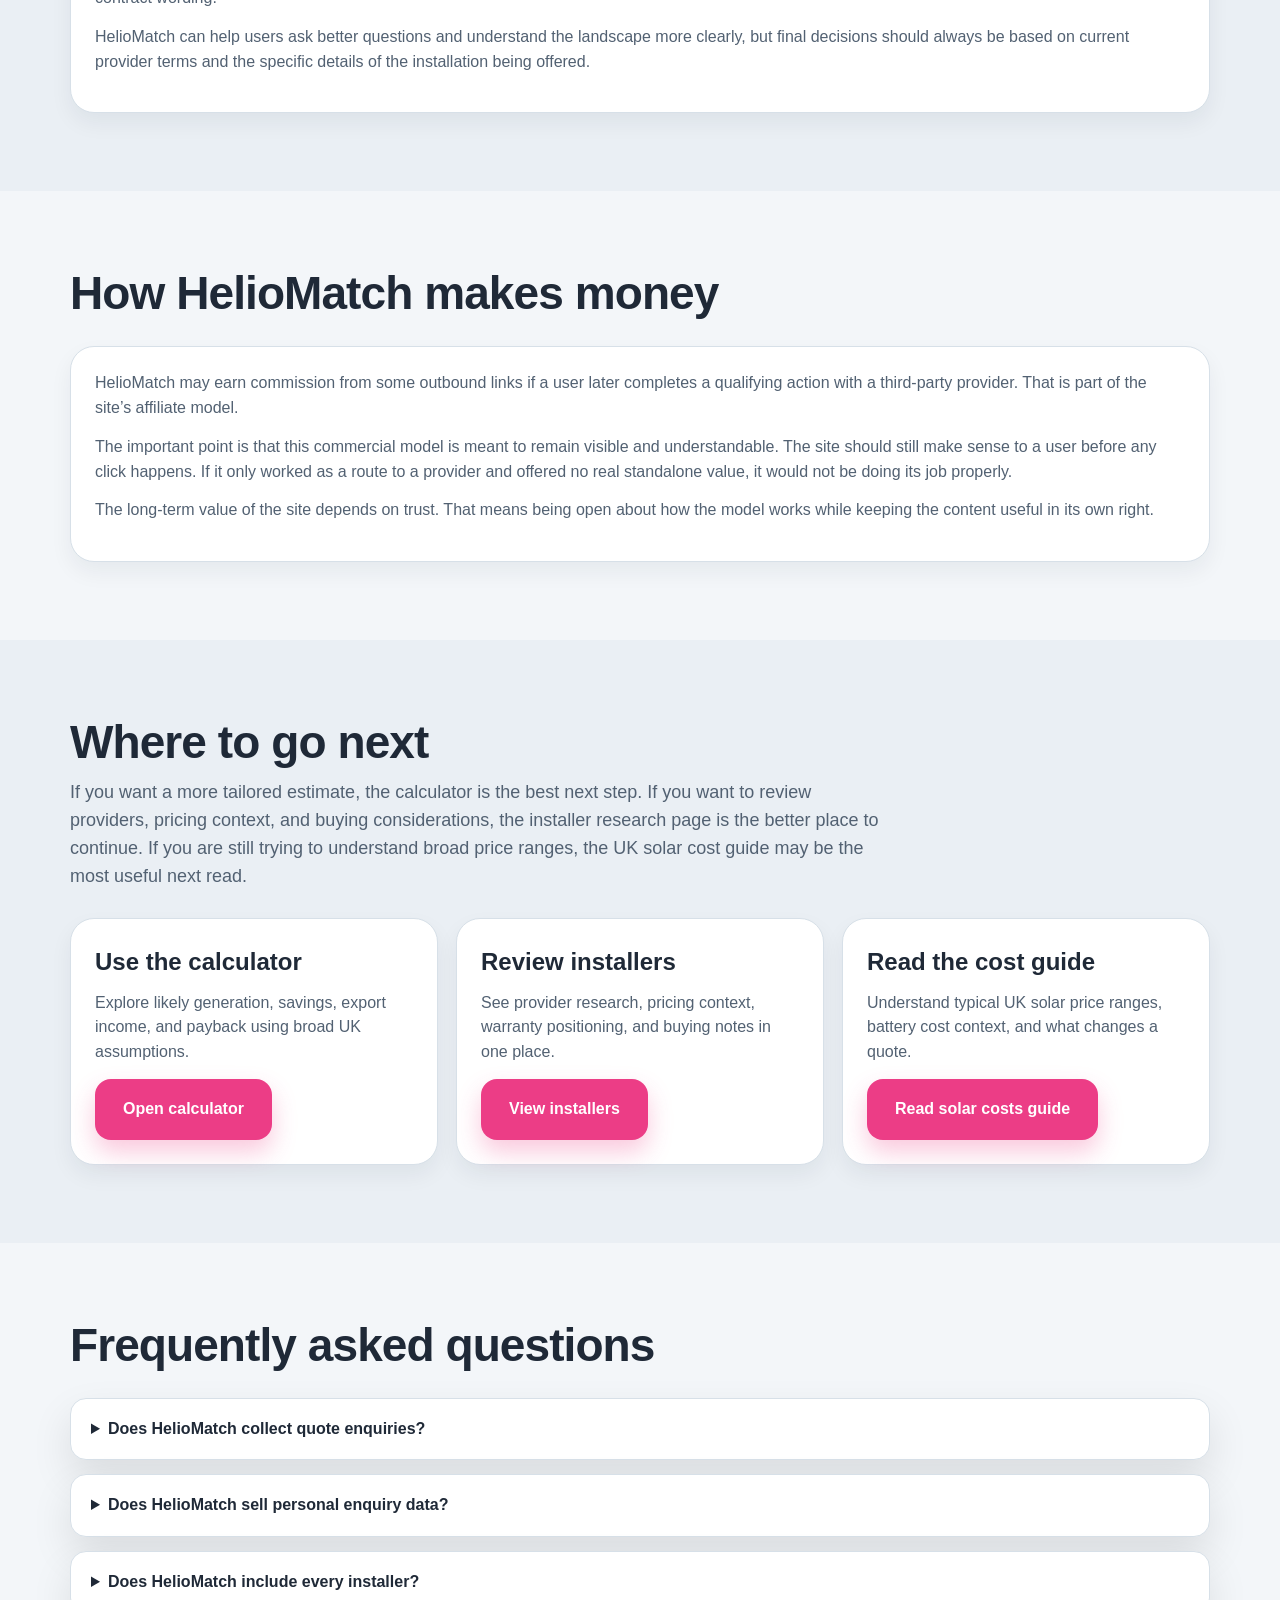
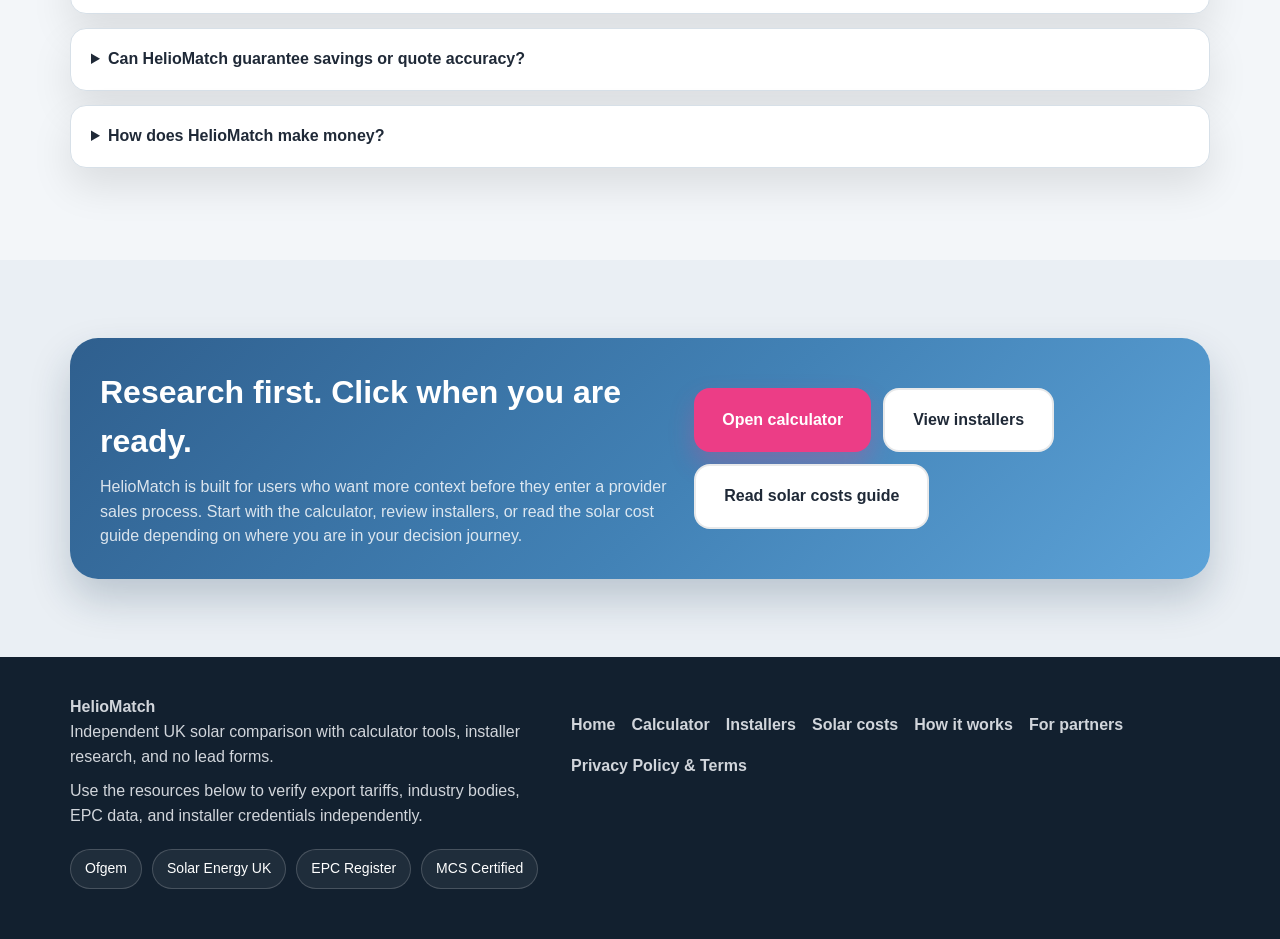
<file: how-heliomatch-works.html>
<!DOCTYPE html>
<html lang="en">
<head>
  <meta charset="UTF-8" />
  <meta name="viewport" content="width=device-width, initial-scale=1.0" />
  <title>How HelioMatch Works | UK Solar Research Without Lead Forms</title>
  <meta name="description" content="Learn how HelioMatch helps UK homeowners research solar through guides, calculator tools, installer research, and direct links to third-party provider websites." />
  <link rel="icon" type="image/png" href="favicon.png" />
  <meta name="theme-color" content="#1F8FE5" />
  <link rel="stylesheet" href="styles.css" />
</head>
<body class="page-shell">
  <header class="site-header">
    <div class="container nav">
      <a href="index.html" class="brand" aria-label="HelioMatch home">
        <img src="heliomatch-logo-transparent-c-nav.png" alt="HelioMatch logo" class="logo" />
        <span class="brand-wordmark" aria-hidden="true"><span class="sun">Helio</span><span class="match">Match</span></span>
      </a>
      <button class="menu-toggle" type="button" data-menu-toggle="works-nav" aria-expanded="false" aria-label="Toggle navigation">≡</button>
      <nav class="nav-links" id="works-nav">
        <a href="index.html">Home</a>
        <a href="solar-roi-calculator.html">Calculator</a>
        <a href="solar-installers-uk.html">Installers</a>
        <a href="privacy.html">Privacy &amp; Terms</a>
        <a href="solar-installers-uk.html" class="btn">View installers</a>
      </nav>
    </div>
  </header>

  <section class="page-hero">
    <div class="container page-hero-inner">
      <div>
        <span class="eyebrow">About HelioMatch</span>
        <h1>A clearer way to research solar</h1>
        <p class="lead">
          HelioMatch exists to help UK homeowners understand solar before they are pushed into a quote funnel. Instead of starting with a lead form, the site is built around research, calculator tools, installer context, and direct links to provider websites so users can make better-informed decisions in their own time.
        </p>
        <div class="notice-box" style="margin:0 0 24px">
          <strong>Important:</strong> HelioMatch is an informational website. It does not install solar systems, arrange contracts, or provide financial, legal, tax, or engineering advice.
        </div>
        <ul class="inline-points">
          <li>No lead forms</li>
          <li>No enquiry resale</li>
          <li>Independent research-led format</li>
          <li>Direct links to third-party providers</li>
        </ul>
      </div>
      <aside class="hero-aside">
        <div class="badge">Why it feels different</div>
        <h3 style="margin-top:12px">Context before pressure</h3>
        <p>Many solar websites ask for personal details before they explain the basics. HelioMatch is designed to reverse that order.</p>
        <a href="solar-installers-uk.html" class="btn">View installers</a>
      </aside>
    </div>
  </section>

  <section class="section">
    <div class="container">
      <div class="section-head">
        <h2>Why HelioMatch exists</h2>
      </div>

      <div class="card">
        <p>For many homeowners, the first stages of solar research are harder than they should be. Costs are unclear, savings claims vary, battery advice is inconsistent, and provider websites often move quickly toward enquiry capture before a user has had the chance to understand what they are looking at.</p>
        <p>HelioMatch was built as a calmer alternative to that experience. The idea is simple: give people enough context to understand solar more clearly before they decide whether they want to speak to a company directly.</p>
        <p>That means helping users get oriented first. What might a system cost? What affects payback? Why do two quotes look so different? What should matter beyond headline price? Which provider characteristics are worth paying attention to?</p>
        <p>The site is designed to answer those questions early, so the next step feels more informed and less rushed.</p>
      </div>
    </div>
  </section>

  <section class="section-alt">
    <div class="container">
      <div class="section-head">
        <h2>What you can do on HelioMatch</h2>
      </div>

      <div class="card">
        <p>HelioMatch brings together several types of research in one place.</p>
        <p>Users can read pricing and cost guides, use a calculator to explore broad savings and payback assumptions, review installer research pages, and click through to external provider websites if and when they choose to.</p>
        <p>The purpose of these tools is not to replace a real quote, technical survey, or contract discussion. Their purpose is to make the earlier part of the decision process more intelligible.</p>
        <p>In practical terms, HelioMatch is there to help users move from uncertainty to clarity before they leave the site.</p>
      </div>
    </div>
  </section>

  <section class="section">
    <div class="container">
      <div class="section-head">
        <h2>What makes the model different</h2>
      </div>

      <div class="card">
        <p>HelioMatch does not follow the usual pattern of asking for personal details first and explanation later. It is designed around a direct-link model.</p>
        <p>That means users can read, compare, and explore on the site itself, then decide whether they want to click directly to a third-party provider website. If they do, the next stage of the journey happens with that provider, not with HelioMatch.</p>
        <p>For some users, that difference matters. It means they can spend more time understanding the landscape before entering a sales conversation. It also means they stay in control over whether they click through at all.</p>
        <p>The site is not trying to remove the need for proper due diligence. It is trying to improve the quality of the decision that happens before due diligence begins.</p>
      </div>
    </div>
  </section>

  <section class="section-alt">
    <div class="container">
      <div class="section-head">
        <h2>What HelioMatch is not</h2>
      </div>

      <div class="card">
        <p>HelioMatch is not a solar installer, broker, or contract intermediary. It does not install systems, arrange finance, negotiate contracts, or act on behalf of a provider.</p>
        <p>It is also not built as a traditional lead generation website that captures quote enquiries for resale. The point is not to collect a user’s details and route them elsewhere behind the scenes. The point is to let the user decide whether they want to leave the site and visit a company directly.</p>
        <p>That distinction matters, because many websites in this category can feel similar on the surface while operating in very different ways underneath.</p>
      </div>
    </div>
  </section>

  <section class="section">
    <div class="container">
      <div class="section-head">
        <h2>How company links work</h2>
      </div>

      <div class="card">
        <p>Some pages on HelioMatch include direct links to third-party providers. In some cases, those links may be affiliate links, which means HelioMatch may earn commission if a user clicks through and later completes a qualifying action with that company.</p>
        <p>That commercial model helps fund the site, but it does not change the basic structure of the experience: HelioMatch remains a research and publishing platform, and the user chooses whether to click through.</p>
        <p>When a user does leave HelioMatch and visit an external website, that company becomes responsible for its own prices, product details, quote process, finance terms, privacy handling, and contractual relationship with the user.</p>
        <p>HelioMatch does not become a party to that transaction simply because a link was clicked from the site.</p>
      </div>
    </div>
  </section>

  <section class="section-alt">
    <div class="container">
      <div class="section-head">
        <h2>How companies may appear on the site</h2>
      </div>

      <div class="card">
        <p>Companies may appear on HelioMatch in research pages, installer listings, educational guides, or direct-link placements. Some of those appearances may be connected to commercial relationships. Others may exist because a company is relevant to a topic, a buyer type, or a piece of market context being explained.</p>
        <p>HelioMatch does not present itself as the whole market, and it does not claim to include every company on equal terms. It is intended to be a selective research-led environment rather than a comprehensive broker directory.</p>
        <p>Where companies are discussed, the site may take into account factors such as pricing context, warranty structure, finance availability, battery fit, product scope, and general relevance to UK homeowners researching solar.</p>
        <p>The goal is not to pretend that commercial relationships do not exist. The goal is to keep the site useful, credible, and clear about what users are actually looking at.</p>
      </div>
    </div>
  </section>

  <section class="section">
    <div class="container">
      <div class="section-head">
        <h2>Why some users prefer this approach</h2>
      </div>

      <div class="card">
        <p>A direct-link research model is not for everyone, but it can be especially useful for people who want more context before they hand over personal details.</p>
        <p>Some users want to understand likely costs before they request a quote. Others want to compare installer positioning before they speak to anyone. Others simply do not want to enter a quote funnel until they have a better sense of what questions to ask.</p>
        <p>HelioMatch is designed for that earlier stage. It gives users space to understand the subject more clearly, so the next click is more deliberate.</p>
        <p>For some people, that means using the calculator first. For others, it means reading the cost guide or reviewing installer research. The route is flexible because the aim is clarity, not forced conversion.</p>
      </div>
    </div>
  </section>

  <section class="section-alt">
    <div class="container">
      <div class="section-head">
        <h2>What users should still check for themselves</h2>
      </div>

      <div class="card">
        <p>No research website can remove the need for independent verification. Before relying on any company, quote, savings claim, warranty description, tariff assumption, or finance offer, users should always check the current position directly with the relevant provider.</p>
        <p>That includes pricing, installation scope, postcode coverage, battery specification, workmanship cover, finance terms, export tariffs, VAT treatment, and contract wording.</p>
        <p>HelioMatch can help users ask better questions and understand the landscape more clearly, but final decisions should always be based on current provider terms and the specific details of the installation being offered.</p>
      </div>
    </div>
  </section>

  <section class="section">
    <div class="container">
      <div class="section-head">
        <h2>How HelioMatch makes money</h2>
      </div>

      <div class="card">
        <p>HelioMatch may earn commission from some outbound links if a user later completes a qualifying action with a third-party provider. That is part of the site’s affiliate model.</p>
        <p>The important point is that this commercial model is meant to remain visible and understandable. The site should still make sense to a user before any click happens. If it only worked as a route to a provider and offered no real standalone value, it would not be doing its job properly.</p>
        <p>The long-term value of the site depends on trust. That means being open about how the model works while keeping the content useful in its own right.</p>
      </div>
    </div>
  </section>

  <section class="section-alt">
    <div class="container">
      <div class="section-head">
        <h2>Where to go next</h2>
        <p>If you want a more tailored estimate, the calculator is the best next step. If you want to review providers, pricing context, and buying considerations, the installer research page is the better place to continue. If you are still trying to understand broad price ranges, the UK solar cost guide may be the most useful next read.</p>
      </div>

      <div class="grid-3">
        <div class="card">
          <h3>Use the calculator</h3>
          <p>Explore likely generation, savings, export income, and payback using broad UK assumptions.</p>
          <a href="solar-roi-calculator.html" class="btn">Open calculator</a>
        </div>
        <div class="card">
          <h3>Review installers</h3>
          <p>See provider research, pricing context, warranty positioning, and buying notes in one place.</p>
          <a href="solar-installers-uk.html" class="btn">View installers</a>
        </div>
        <div class="card">
          <h3>Read the cost guide</h3>
          <p>Understand typical UK solar price ranges, battery cost context, and what changes a quote.</p>
          <a href="solar-panel-costs-uk.html" class="btn">Read solar costs guide</a>
        </div>
      </div>
    </div>
  </section>

  <section class="section">
    <div class="container">
      <div class="section-head">
        <h2>Frequently asked questions</h2>
      </div>

      <details>
        <summary>Does HelioMatch collect quote enquiries?</summary>
        <p>No. HelioMatch is not built as a traditional quote capture site. Users can research first and then choose whether they want to visit a third-party provider directly.</p>
      </details>

      <details>
        <summary>Does HelioMatch sell personal enquiry data?</summary>
        <p>The site is designed around a direct-link model rather than enquiry resale. Users should still read the privacy notices of any third-party website they visit after leaving HelioMatch.</p>
      </details>

      <details>
        <summary>Does HelioMatch include every installer?</summary>
        <p>No. HelioMatch does not claim to cover the whole market. It operates as a selective research-led site.</p>
      </details>

      <details>
        <summary>Can HelioMatch guarantee savings or quote accuracy?</summary>
        <p>No. Savings, payback, quote structure, product scope, tariff terms, and provider availability can all change. Users should verify current details directly with the relevant provider.</p>
      </details>

      <details>
        <summary>How does HelioMatch make money?</summary>
        <p>HelioMatch may earn commission from some outbound links if a user later completes a qualifying action with a third-party provider. That does not change the fact that the site operates as a research and publishing platform rather than a solar installer or contract intermediary.</p>
      </details>
    </div>
  </section>

  <section class="section-alt">
    <div class="container">
      <div class="cta-banner">
        <div>
          <h2>Research first. Click when you are ready.</h2>
          <p>HelioMatch is built for users who want more context before they enter a provider sales process. Start with the calculator, review installers, or read the solar cost guide depending on where you are in your decision journey.</p>
        </div>
        <div style="display:flex;flex-wrap:wrap;gap:12px">
          <a href="solar-roi-calculator.html" class="btn">Open calculator</a>
          <a href="solar-installers-uk.html" class="btn btn-secondary">View installers</a>
          <a href="solar-panel-costs-uk.html" class="btn btn-secondary">Read solar costs guide</a>
        </div>
      </div>
    </div>
  </section>

  <footer class="site-footer">
    <div class="container footer-row">
      <div>
        <strong>HelioMatch</strong><br />
        <div class="footer-meta">
          Independent UK solar comparison with calculator tools, installer research, and no lead forms.
          <p>Use the resources below to verify export tariffs, industry bodies, EPC data, and installer credentials independently.</p>
        </div>
      </div>

      <div class="footer-links">
        <a href="index.html">Home</a>
        <a href="solar-roi-calculator.html">Calculator</a>
        <a href="solar-installers-uk.html">Installers</a>
        <a href="solar-panel-costs-uk.html">Solar costs</a>
        <a href="how-heliomatch-works.html">How it works</a>
        <a href="for-partners.html">For partners</a>
        <a href="privacy.html">Privacy Policy &amp; Terms</a>
      </div>
    </div>

    <div class="container resource-list" aria-label="External solar resources">
      <a href="https://www.ofgem.gov.uk/guidance/smart-export-guarantee-seg" target="_blank" rel="noopener noreferrer">Ofgem</a>
      <a href="https://solarenergyuk.org/" target="_blank" rel="noopener noreferrer">Solar Energy UK</a>
      <a href="https://www.gov.uk/find-energy-certificate" target="_blank" rel="noopener noreferrer">EPC Register</a>
      <a href="https://mcscertified.com/" target="_blank" rel="noopener noreferrer">MCS Certified</a>
    </div>
  </footer>

  <script src="site.js"></script>
</body>
</html>
</file>
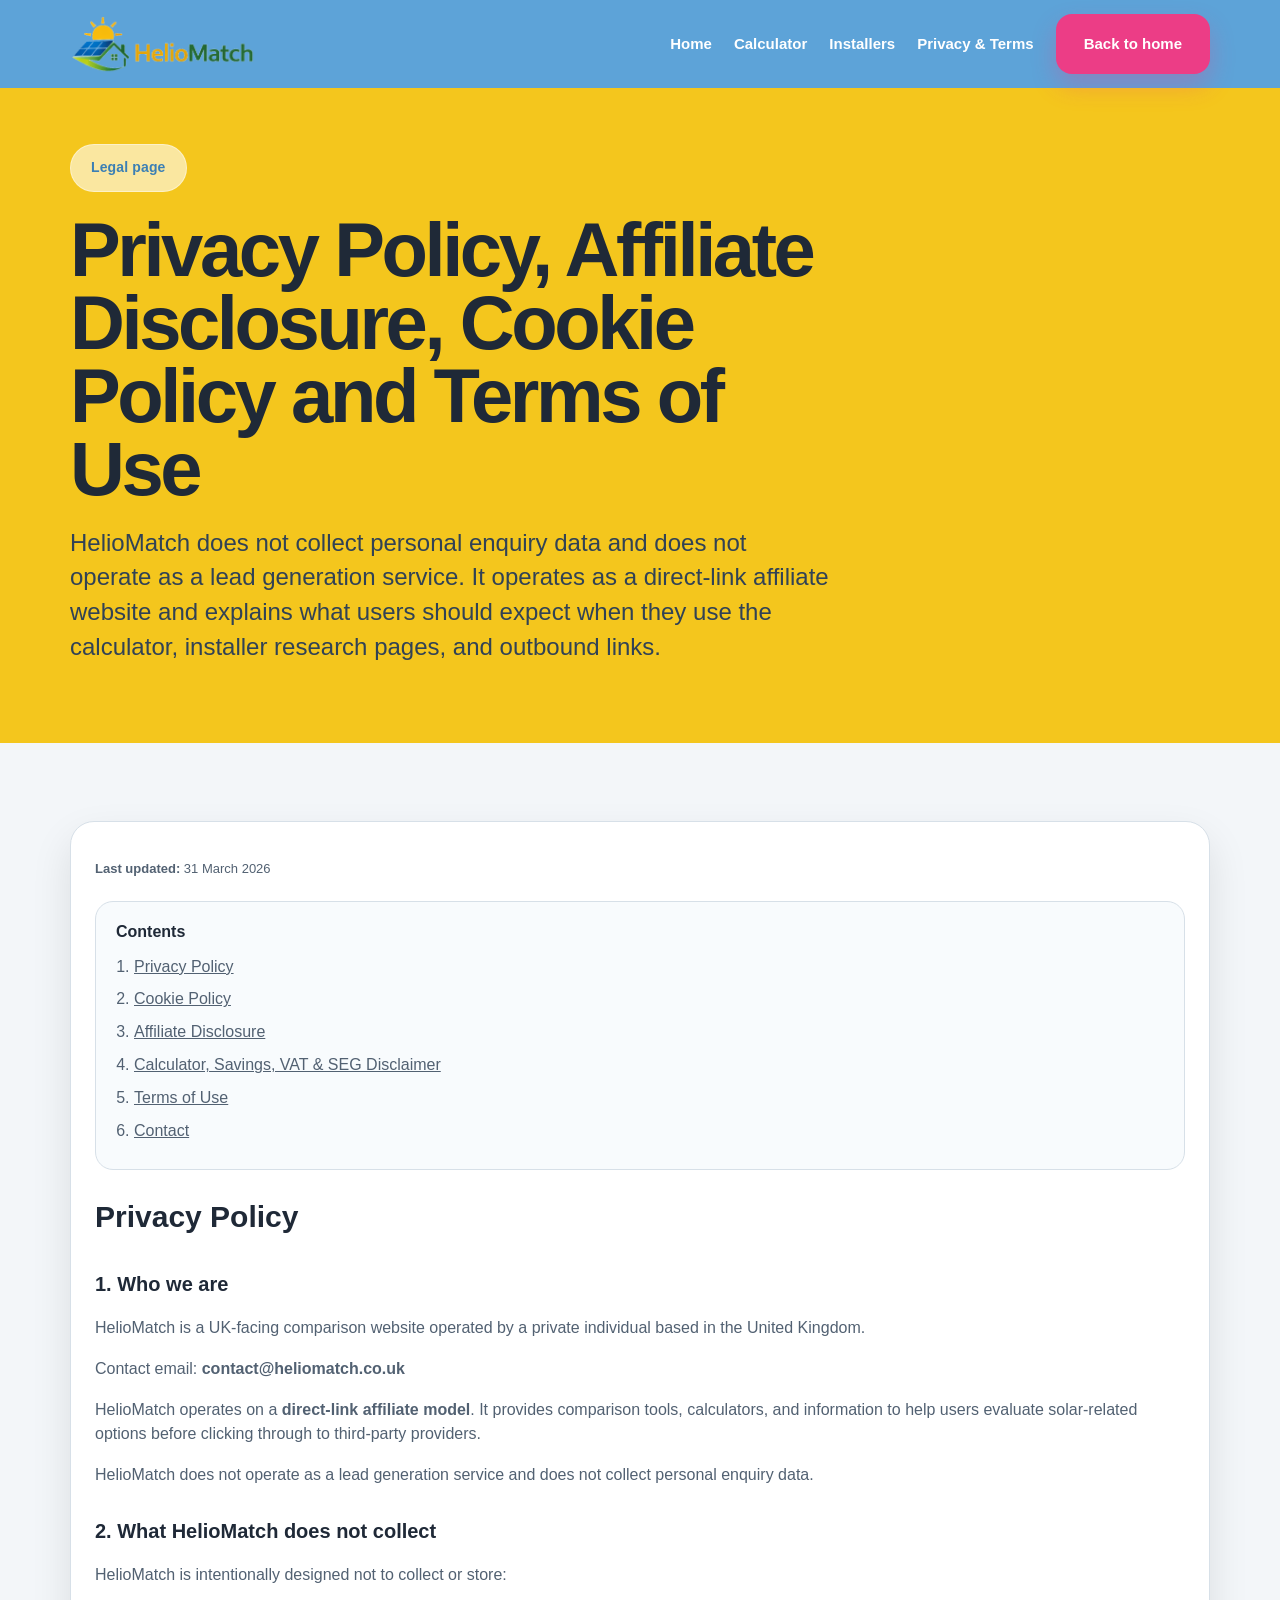
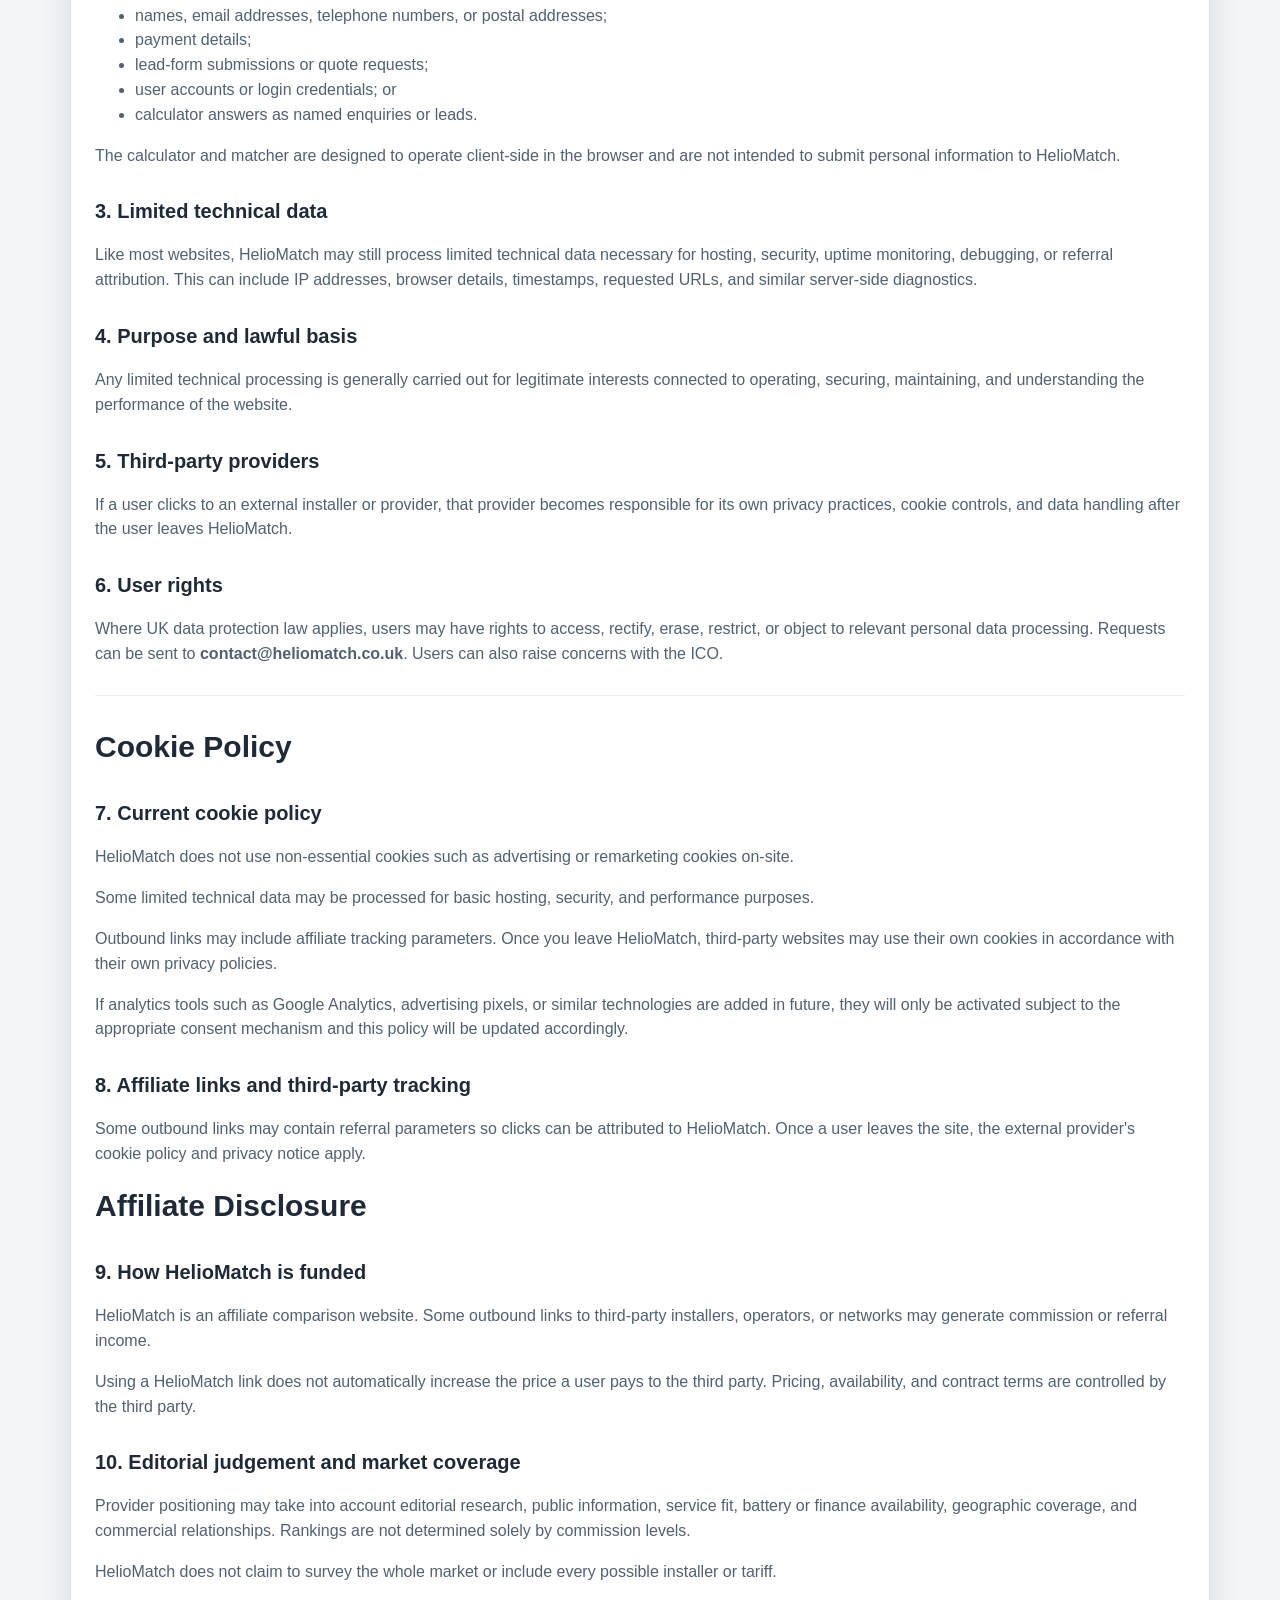
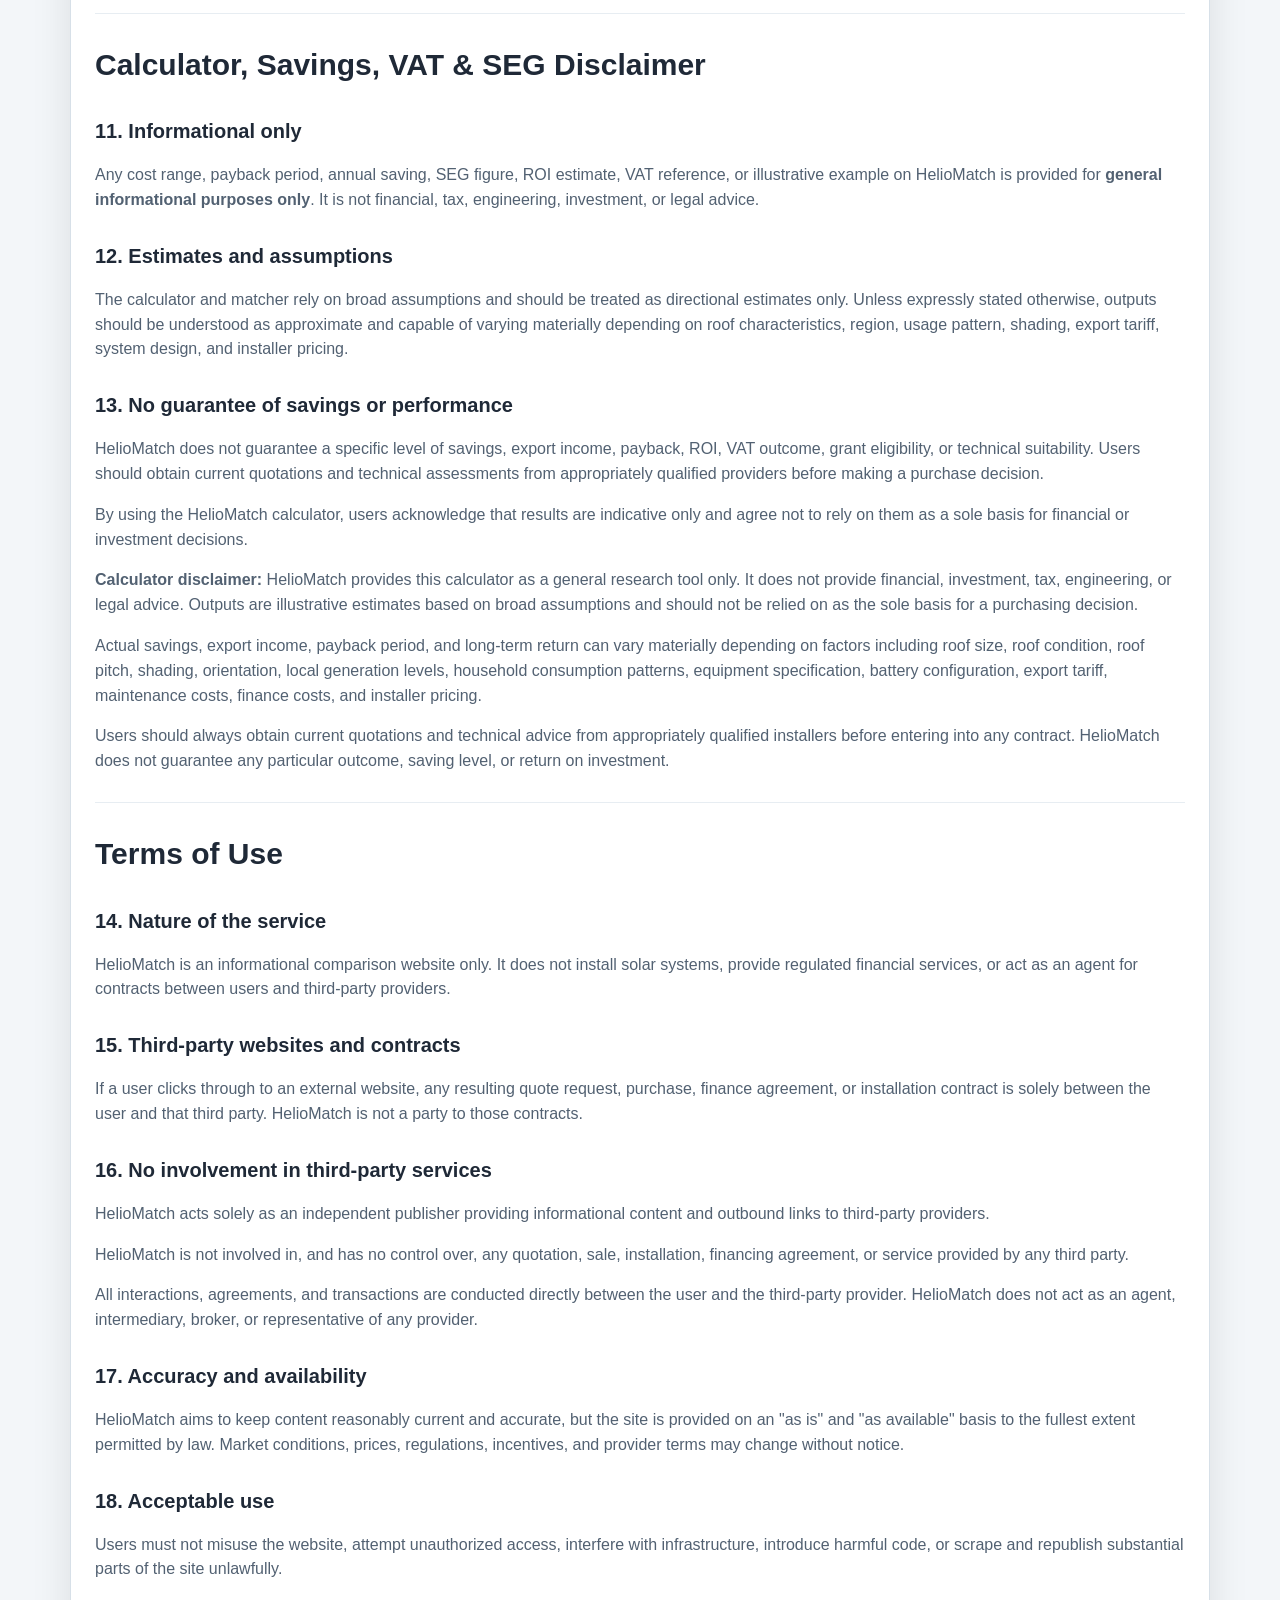
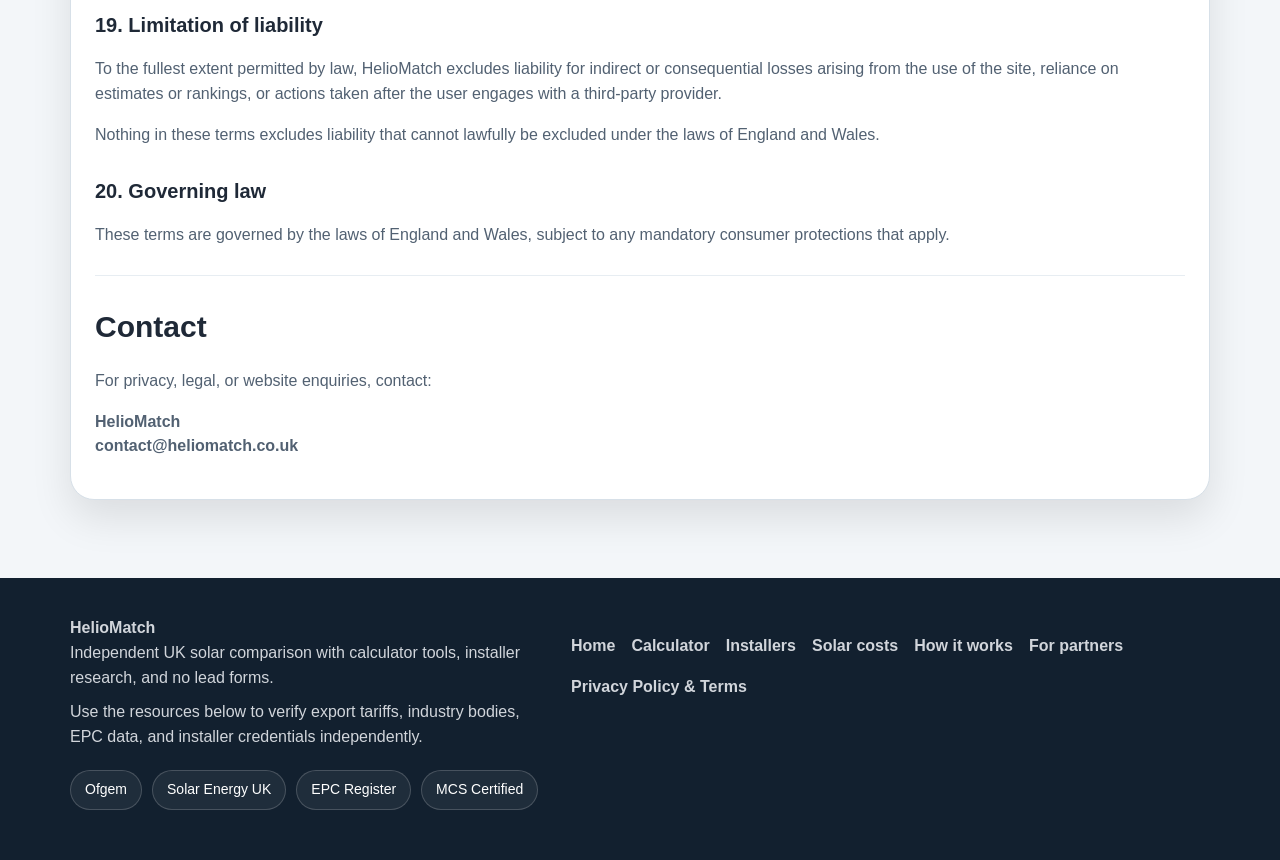
<file: privacy.html>
<!DOCTYPE html>
<html lang="en">
<head>
  <meta charset="UTF-8" />
  <meta name="viewport" content="width=device-width, initial-scale=1.0" />
  <title>Privacy Policy, Affiliate Disclosure &amp; Terms | HelioMatch</title>
  <meta name="description" content="Read the HelioMatch privacy policy, cookie policy, affiliate disclosure, calculator disclaimer, and terms of use." />
  <meta name="robots" content="noindex, nofollow">
  <link rel="icon" type="image/png" href="favicon.png" />
  <meta name="theme-color" content="#1F8FE5" />
  <link rel="stylesheet" href="styles.css" />
</head>
<body class="page-shell">
  <header class="site-header">
    <div class="container nav">
      <a href="index.html" class="brand" aria-label="HelioMatch home">
        <img src="heliomatch-logo-transparent-c-nav.png" alt="HelioMatch logo" class="logo" />
        <span class="brand-wordmark" aria-hidden="true"><span class="sun">Helio</span><span class="match">Match</span></span>
      </a>
      <button class="menu-toggle" type="button" data-menu-toggle="legal-nav" aria-expanded="false" aria-label="Toggle navigation">≡</button>
      <nav class="nav-links" id="legal-nav">
        <a href="index.html">Home</a>
        <a href="solar-roi-calculator.html">Calculator</a>
        <a href="solar-installers-uk.html">Installers</a>
        <a href="privacy.html">Privacy &amp; Terms</a>
        <a href="index.html" class="btn">Back to home</a>
      </nav>
    </div>
  </header>

  <section class="page-hero">
    <div class="container page-hero-inner">
      <div>
        <span class="eyebrow">Legal page</span>
        <h1>Privacy Policy, Affiliate Disclosure, Cookie Policy and Terms of Use</h1>
        <p class="lead">
            HelioMatch does not collect personal enquiry data and does not operate as a lead generation service. It operates as a direct-link affiliate website and explains what users should expect when they use the calculator, installer research pages, and outbound links.
        </p>
      </div>
    </div>
  </section>

  <section class="section">
    <div class="container">
      <article class="legal-card">
        <style>
          .obf-email::before { content: "contact"; }
          .obf-email::after  { content: "@heliomatch.co.uk"; }
        </style>
        <p class="micro"><strong>Last updated:</strong> 31 March 2026</p>

        <div class="toc">
          <strong>Contents</strong>
          <ol>
            <li><a href="#privacy-policy">Privacy Policy</a></li>
            <li><a href="#cookie-policy">Cookie Policy</a></li>
            <li><a href="#affiliate-disclosure">Affiliate Disclosure</a></li>
            <li><a href="#calculator-disclaimer">Calculator, Savings, VAT &amp; SEG Disclaimer</a></li>
            <li><a href="#terms-of-use">Terms of Use</a></li>
            <li><a href="#contact">Contact</a></li>
          </ol>
        </div>

        <h2 id="privacy-policy">Privacy Policy</h2>
       <h3>1. Who we are</h3>
<p>
HelioMatch is a UK-facing comparison website operated by a private individual based in the United Kingdom.
</p>
<p>
Contact email: <strong><span class="obf-email"></span></strong>
</p>
<p>
HelioMatch operates on a <strong>direct-link affiliate model</strong>. It provides comparison tools, calculators, and information to help users evaluate solar-related options before clicking through to third-party providers.
</p>
<p>
HelioMatch does not operate as a lead generation service and does not collect personal enquiry data.
</p>
        <h3>2. What HelioMatch does not collect</h3>
        <p>HelioMatch is intentionally designed not to collect or store:</p>
        <ul>
          <li>names, email addresses, telephone numbers, or postal addresses;</li>
          <li>payment details;</li>
          <li>lead-form submissions or quote requests;</li>
          <li>user accounts or login credentials; or</li>
          <li>calculator answers as named enquiries or leads.</li>
        </ul>
        <p>The calculator and matcher are designed to operate client-side in the browser and are not intended to submit personal information to HelioMatch.</p>

        <h3>3. Limited technical data</h3>
        <p>Like most websites, HelioMatch may still process limited technical data necessary for hosting, security, uptime monitoring, debugging, or referral attribution. This can include IP addresses, browser details, timestamps, requested URLs, and similar server-side diagnostics.</p>

        <h3>4. Purpose and lawful basis</h3>
        <p>Any limited technical processing is generally carried out for legitimate interests connected to operating, securing, maintaining, and understanding the performance of the website.</p>

        <h3>5. Third-party providers</h3>
        <p>If a user clicks to an external installer or provider, that provider becomes responsible for its own privacy practices, cookie controls, and data handling after the user leaves HelioMatch.</p>

        <h3>6. User rights</h3>
        <p>Where UK data protection law applies, users may have rights to access, rectify, erase, restrict, or object to relevant personal data processing. Requests can be sent to <strong><span class="obf-email"></span></strong>. Users can also raise concerns with the ICO.</p>

        <hr />

        <h2 id="cookie-policy">Cookie Policy</h2>

<h3>7. Current cookie policy</h3>
<p>
HelioMatch does not use non-essential cookies such as advertising or remarketing cookies on-site.
</p>
<p>
Some limited technical data may be processed for basic hosting, security, and performance purposes.
</p>
<p>
Outbound links may include affiliate tracking parameters. Once you leave HelioMatch, third-party websites may use their own cookies in accordance with their own privacy policies.
</p>
<p>If analytics tools such as Google Analytics, advertising pixels, or similar technologies are added in future, they will only be activated subject to the appropriate consent mechanism and this policy will be updated accordingly.</p>


<h3>8. Affiliate links and third-party tracking</h3>
<p>
Some outbound links may contain referral parameters so clicks can be attributed to HelioMatch. Once a user leaves the site, the external provider's cookie policy and privacy notice apply.
</p>


        <h2 id="affiliate-disclosure">Affiliate Disclosure</h2>
        <h3>9. How HelioMatch is funded</h3>
        <p>HelioMatch is an affiliate comparison website. Some outbound links to third-party installers, operators, or networks may generate commission or referral income.</p>
        <p>Using a HelioMatch link does not automatically increase the price a user pays to the third party. Pricing, availability, and contract terms are controlled by the third party.</p>

        <h3>10. Editorial judgement and market coverage</h3>
        <p>Provider positioning may take into account editorial research, public information, service fit, battery or finance availability, geographic coverage, and commercial relationships. Rankings are not determined solely by commission levels.</p>
        <p>HelioMatch does not claim to survey the whole market or include every possible installer or tariff.</p>

        <hr />

        <h2 id="calculator-disclaimer">Calculator, Savings, VAT &amp; SEG Disclaimer</h2>
        <h3>11. Informational only</h3>
        <p>Any cost range, payback period, annual saving, SEG figure, ROI estimate, VAT reference, or illustrative example on HelioMatch is provided for <strong>general informational purposes only</strong>. It is not financial, tax, engineering, investment, or legal advice.</p>

        <h3>12. Estimates and assumptions</h3>
        <p>The calculator and matcher rely on broad assumptions and should be treated as directional estimates only. Unless expressly stated otherwise, outputs should be understood as approximate and capable of varying materially depending on roof characteristics, region, usage pattern, shading, export tariff, system design, and installer pricing.</p>

        <h3>13. No guarantee of savings or performance</h3>
<p>HelioMatch does not guarantee a specific level of savings, export income, payback, ROI, VAT outcome, grant eligibility, or technical suitability. Users should obtain current quotations and technical assessments from appropriately qualified providers before making a purchase decision.</p>
<p>By using the HelioMatch calculator, users acknowledge that results are indicative only and agree not to rely on them as a sole basis for financial or investment decisions.</p>

<p><strong>Calculator disclaimer:</strong> HelioMatch provides this calculator as a general research tool only. It does not provide financial, investment, tax, engineering, or legal advice. Outputs are illustrative estimates based on broad assumptions and should not be relied on as the sole basis for a purchasing decision.</p>

<p>Actual savings, export income, payback period, and long-term return can vary materially depending on factors including roof size, roof condition, roof pitch, shading, orientation, local generation levels, household consumption patterns, equipment specification, battery configuration, export tariff, maintenance costs, finance costs, and installer pricing.</p>

<p>Users should always obtain current quotations and technical advice from appropriately qualified installers before entering into any contract. HelioMatch does not guarantee any particular outcome, saving level, or return on investment.</p>

<hr />


        <h2 id="terms-of-use">Terms of Use</h2>
        <h3>14. Nature of the service</h3>
        <p>HelioMatch is an informational comparison website only. It does not install solar systems, provide regulated financial services, or act as an agent for contracts between users and third-party providers.</p>
        <h3>15. Third-party websites and contracts</h3>
        <p>
        If a user clicks through to an external website, any resulting quote request, purchase, finance agreement, or installation contract is solely between the user and that third party. HelioMatch is not a party to those contracts.
        </p>
        
        <h3>16. No involvement in third-party services</h3>
        <p>
        HelioMatch acts solely as an independent publisher providing informational content and outbound links to third-party providers.
        </p>
        <p>
        HelioMatch is not involved in, and has no control over, any quotation, sale, installation, financing agreement, or service provided by any third party.
        </p>
        <p>
        All interactions, agreements, and transactions are conducted directly between the user and the third-party provider. HelioMatch does not act as an agent, intermediary, broker, or representative of any provider.
        </p>
        
        <h3>17. Accuracy and availability</h3>
        <p>
        HelioMatch aims to keep content reasonably current and accurate, but the site is provided on an "as is" and "as available" basis to the fullest extent permitted by law. Market conditions, prices, regulations, incentives, and provider terms may change without notice.
        </p>
        
        <h3>18. Acceptable use</h3>
        <p>
        Users must not misuse the website, attempt unauthorized access, interfere with infrastructure, introduce harmful code, or scrape and republish substantial parts of the site unlawfully.
        </p>
        
        <h3>19. Limitation of liability</h3>
        <p>
        To the fullest extent permitted by law, HelioMatch excludes liability for indirect or consequential losses arising from the use of the site, reliance on estimates or rankings, or actions taken after the user engages with a third-party provider.
        </p>
        <p>
        Nothing in these terms excludes liability that cannot lawfully be excluded under the laws of England and Wales.
        </p>
        
        <h3>20. Governing law</h3>
        <p>
        These terms are governed by the laws of England and Wales, subject to any mandatory consumer protections that apply.
        </p>
        
        <hr />
        
        <h2 id="contact">Contact</h2>
        <p>For privacy, legal, or website enquiries, contact:</p>
        <p>
          <strong>HelioMatch</strong><br />
          <strong><span class="obf-email"></span></strong>
        </p>
      </article>
    </div>
  </section>

  <footer class="site-footer">
    <div class="container footer-row">
      <div>
        <strong>HelioMatch</strong><br />
        <div class="footer-meta">
          Independent UK solar comparison with calculator tools, installer research, and no lead forms.
          <p>Use the resources below to verify export tariffs, industry bodies, EPC data, and installer credentials independently.</p>
        </div>
      </div>
  
      <div class="footer-links">
        <a href="index.html">Home</a>
        <a href="solar-roi-calculator.html">Calculator</a>
        <a href="solar-installers-uk.html">Installers</a>
        <a href="solar-panel-costs-uk.html">Solar costs</a>
        <a href="how-heliomatch-works.html">How it works</a>
        <a href="for-partners.html">For partners</a>
        <a href="privacy.html">Privacy Policy &amp; Terms</a>
      </div>
    </div>
  
    <div class="container resource-list" aria-label="External solar resources">
      <a href="https://www.ofgem.gov.uk/guidance/smart-export-guarantee-seg" target="_blank" rel="noopener noreferrer">Ofgem</a>
      <a href="https://solarenergyuk.org/" target="_blank" rel="noopener noreferrer">Solar Energy UK</a>
      <a href="https://www.gov.uk/find-energy-certificate" target="_blank" rel="noopener noreferrer">EPC Register</a>
      <a href="https://mcscertified.com/" target="_blank" rel="noopener noreferrer">MCS Certified</a>
    </div>
  </footer>
  

  <script src="site.js"></script>
</body>
</html>
</file>
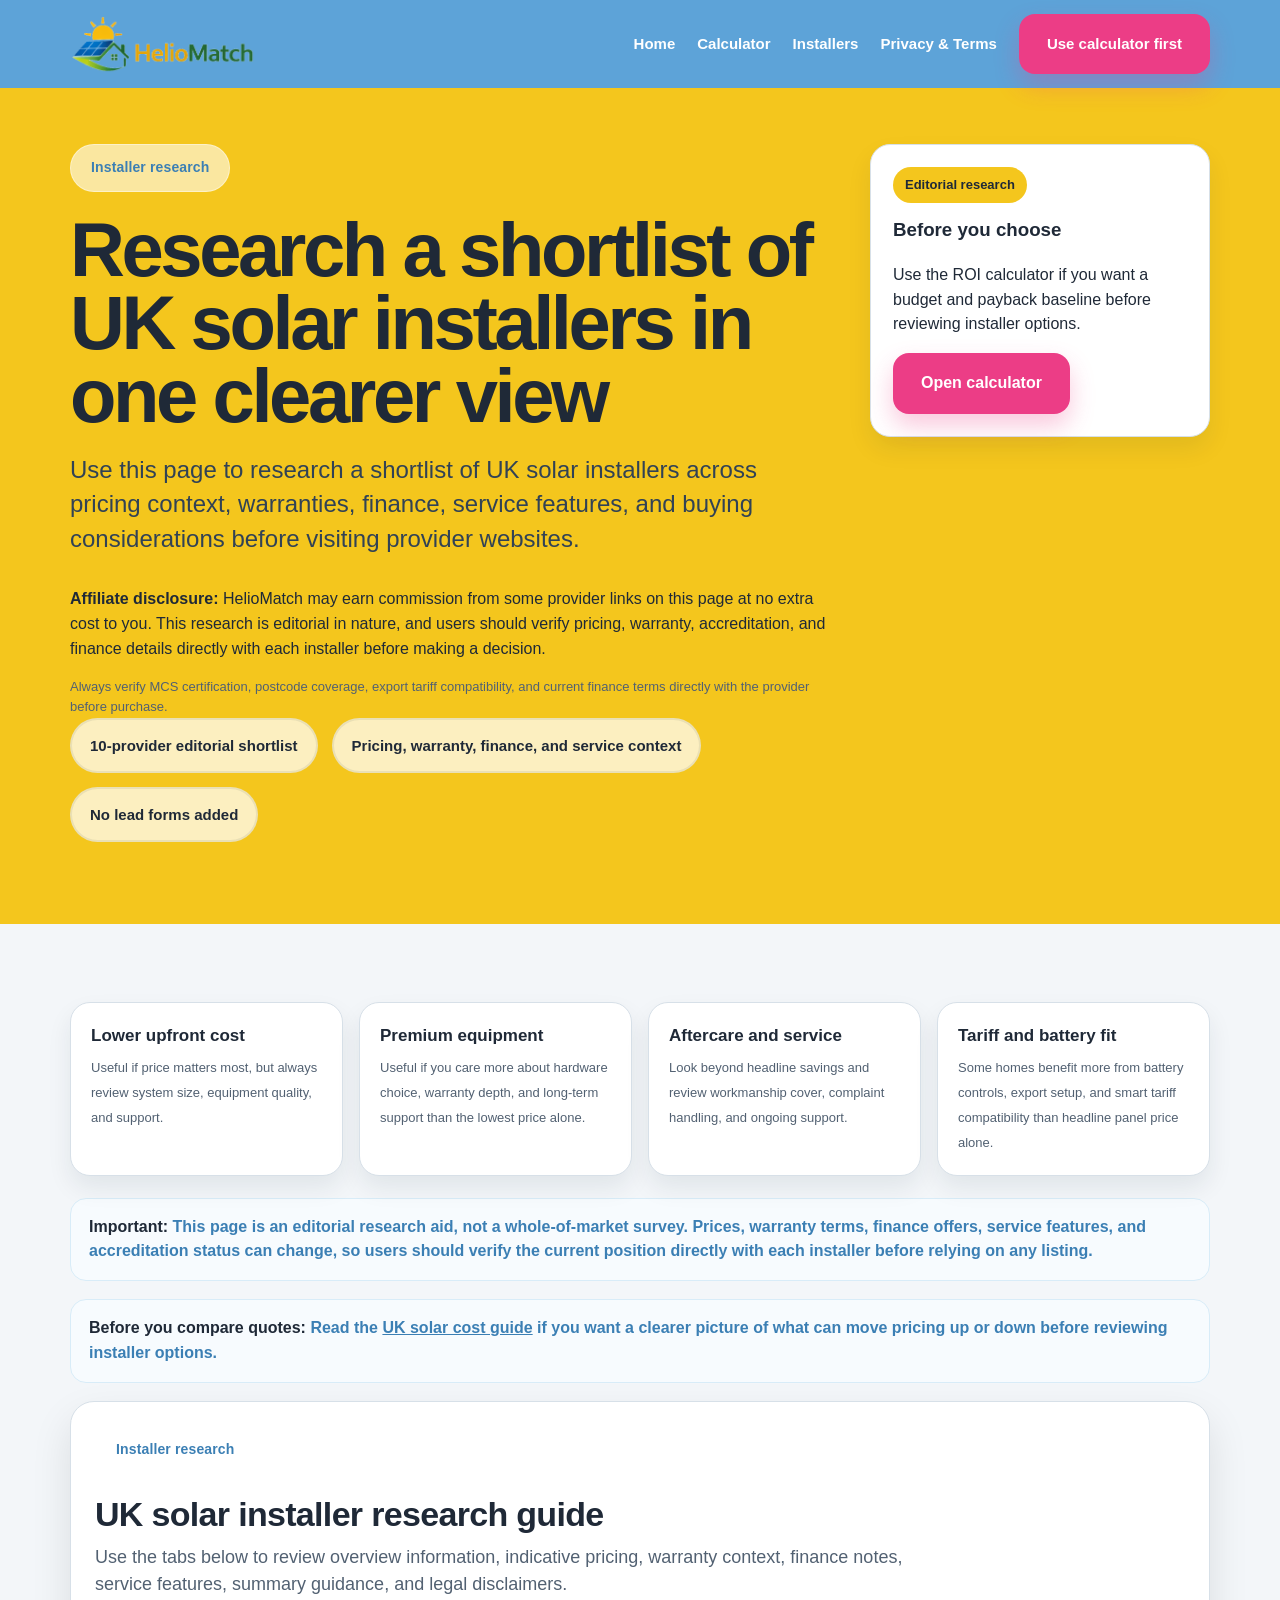
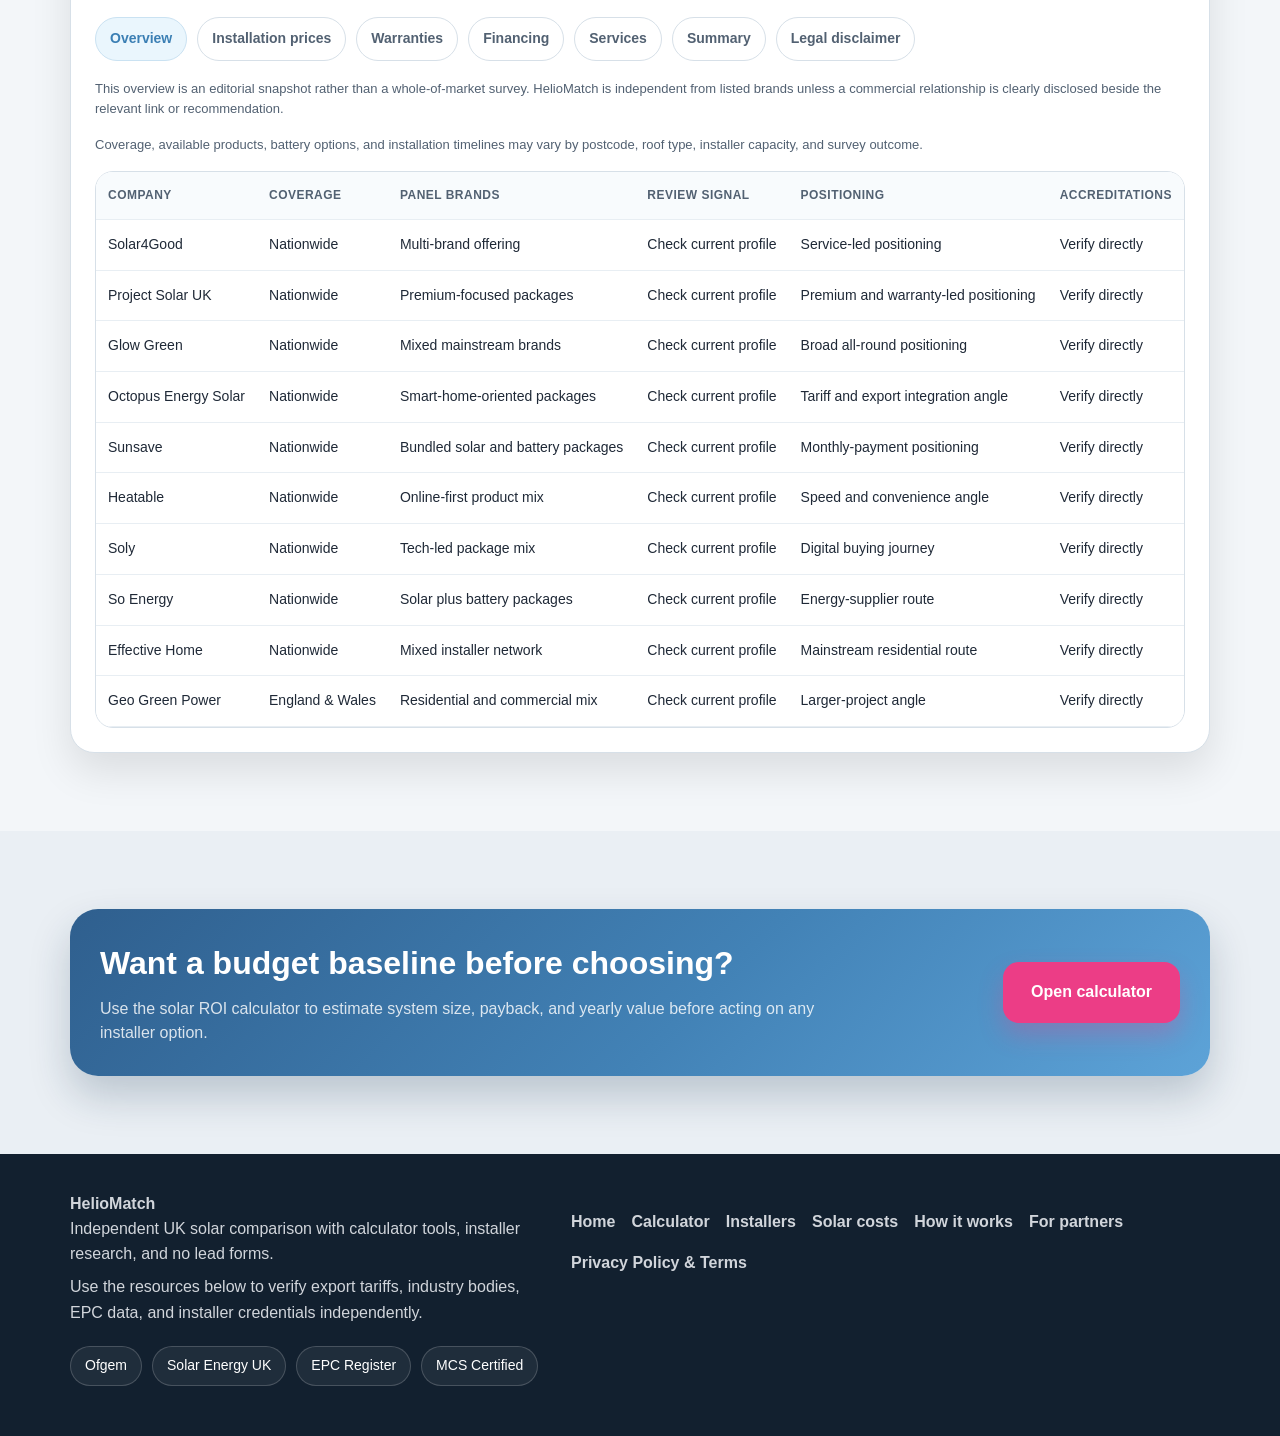
<file: solar-installers-uk.html>
<!DOCTYPE html>
<html lang="en">
<head>
  <meta charset="UTF-8" />
  <meta name="viewport" content="width=device-width, initial-scale=1.0" />
  <title>UK Solar Installer Research | HelioMatch</title>
<meta name="description" content="Research UK solar installers across pricing context, warranties, accreditations, finance options, and key buying considerations." />
  <link rel="icon" type="image/png" href="favicon.png" />
  <meta name="theme-color" content="#1F8FE5" />
  <link rel="stylesheet" href="styles.css" />
</head>
<body class="page-shell">
  <header class="site-header">
    <div class="container nav">
      <a href="index.html" class="brand" aria-label="HelioMatch home">
        <img src="heliomatch-logo-transparent-c-nav.png" alt="HelioMatch logo" class="logo" />
        <span class="brand-wordmark" aria-hidden="true"><span class="sun">Helio</span><span class="match">Match</span></span>
      </a>
      <button class="menu-toggle" type="button" data-menu-toggle="compare-nav" aria-expanded="false" aria-label="Toggle navigation">≡</button>
      <nav class="nav-links" id="compare-nav">
        <a href="index.html">Home</a>
        <a href="solar-roi-calculator.html">Calculator</a>
        <a href="solar-installers-uk.html">Installers</a>
        <a href="privacy.html">Privacy &amp; Terms</a>
        <a href="solar-roi-calculator.html" class="btn">Use calculator first</a>
      </nav>
    </div>
  </header>

  <section class="page-hero">
    <div class="container page-hero-inner">
      <div>
        <span class="eyebrow">Installer research</span>
        <h1>Research a shortlist of UK solar installers in one clearer view</h1>
        <p class="lead">
          Use this page to research a shortlist of UK solar installers across pricing context, warranties, finance, service features, and buying considerations before visiting provider websites.
        </p>                
        <div class="disclosure-banner">
          <p><strong>Affiliate disclosure:</strong> HelioMatch may earn commission from some provider links on this page at no extra cost to you. This research is editorial in nature, and users should verify pricing, warranty, accreditation, and finance details directly with each installer before making a decision.</p>
          <div class="micro" style="margin-top:14px">
            Always verify MCS certification, postcode coverage, export tariff compatibility, and current finance terms directly with the provider before purchase.
          </div>    
        </div>        
        <ul class="inline-points">         
          <li>10-provider editorial shortlist</li>
          <li>Pricing, warranty, finance, and service context</li>
          <li>No lead forms added</li>
        </ul>
      </div>
      <aside class="hero-aside">
        <div class="badge">Editorial research</div>
        <h3 style="margin-top:12px">Before you choose</h3>
        <p>Use the ROI calculator if you want a budget and payback baseline before reviewing installer options.</p>
        <a href="solar-roi-calculator.html" class="btn">Open calculator</a>
      </aside>
    </div>
  </section>

  <section class="section">
    <div class="container">
      <div class="summary-cards">
        <div class="summary-card">
          <strong>Lower upfront cost</strong>
          <span class="micro">Useful if price matters most, but always review system size, equipment quality, and support.</span>      
        </div>
        <div class="summary-card">
          <strong>Premium equipment</strong>
          <span class="micro">Useful if you care more about hardware choice, warranty depth, and long-term support than the lowest price alone.</span>
        </div>
        <div class="summary-card">
          <strong>Aftercare and service</strong>
          <span class="micro">Look beyond headline savings and review workmanship cover, complaint handling, and ongoing support.</span>
        </div>
        <div class="summary-card">
          <strong>Tariff and battery fit</strong>
<span class="micro">Some homes benefit more from battery controls, export setup, and smart tariff compatibility than headline panel price alone.</span>

        </div>
      </div>

      <div class="notice-box" style="margin-bottom:18px">
        <strong>Important:</strong> This page is an editorial research aid, not a whole-of-market survey. Prices, warranty terms, finance offers, service features, and accreditation status can change, so users should verify the current position directly with each installer before relying on any listing.
      </div>

      <div class="notice-box" style="margin-bottom:18px">
        <strong>Before you compare quotes:</strong> Read the <a href="solar-panel-costs-uk.html">UK solar cost guide</a> if you want a clearer picture of what can move pricing up or down before reviewing installer options.
      </div>

      <div class="table-card">
        <div class="section-head" style="margin-bottom:18px">
          <span class="eyebrow">Installer research</span>
          <h2 style="font-size:34px">UK solar installer research guide</h2>
          <p>Use the tabs below to review overview information, indicative pricing, warranty context, finance notes, service features, summary guidance, and legal disclaimers.</p>
        </div>

        <div class="table-toolbar">
          <button class="tab active" type="button" data-panel="overview">Overview</button>
          <button class="tab" type="button" data-panel="prices">Installation prices</button>
          <button class="tab" type="button" data-panel="warranty">Warranties</button>
          <button class="tab" type="button" data-panel="finance">Financing</button>
          <button class="tab" type="button" data-panel="services">Services</button>
          <button class="tab" type="button" data-panel="verdict">Summary</button>
          <button class="tab" type="button" data-panel="disclaimer">Legal disclaimer</button>
        </div>

        <div class="panel active" id="panel-overview">
          <p class="micro" style="margin:0 0 16px">This overview is an editorial snapshot rather than a whole-of-market survey. HelioMatch is independent from listed brands unless a commercial relationship is clearly disclosed beside the relevant link or recommendation.</p>
          <p class="micro" style="margin:0 0 16px">Coverage, available products, battery options, and installation timelines may vary by postcode, roof type, installer capacity, and survey outcome.</p>

          <div class="table-wrap">
            <table>
              <thead>
                <tr>
                  <th>Company</th>
                  <th>Coverage</th>
                  <th>Panel brands</th>
                  <th>Review signal</th>
                  <th>Positioning</th>
                  <th>Accreditations</th>
                </tr>
              </thead>
              <tbody>
                <tr><td>Solar4Good</td><td>Nationwide</td><td>Multi-brand offering</td><td>Check current profile</td><td>Service-led positioning</td><td>Verify directly</td></tr>
                <tr><td>Project Solar UK</td><td>Nationwide</td><td>Premium-focused packages</td><td>Check current profile</td><td>Premium and warranty-led positioning</td><td>Verify directly</td></tr>
                <tr><td>Glow Green</td><td>Nationwide</td><td>Mixed mainstream brands</td><td>Check current profile</td><td>Broad all-round positioning</td><td>Verify directly</td></tr>
                <tr><td>Octopus Energy Solar</td><td>Nationwide</td><td>Smart-home-oriented packages</td><td>Check current profile</td><td>Tariff and export integration angle</td><td>Verify directly</td></tr>
                <tr><td>Sunsave</td><td>Nationwide</td><td>Bundled solar and battery packages</td><td>Check current profile</td><td>Monthly-payment positioning</td><td>Verify directly</td></tr>
                <tr><td>Heatable</td><td>Nationwide</td><td>Online-first product mix</td><td>Check current profile</td><td>Speed and convenience angle</td><td>Verify directly</td></tr>
                <tr><td>Soly</td><td>Nationwide</td><td>Tech-led package mix</td><td>Check current profile</td><td>Digital buying journey</td><td>Verify directly</td></tr>
                <tr><td>So Energy</td><td>Nationwide</td><td>Solar plus battery packages</td><td>Check current profile</td><td>Energy-supplier route</td><td>Verify directly</td></tr>
                <tr><td>Effective Home</td><td>Nationwide</td><td>Mixed installer network</td><td>Check current profile</td><td>Mainstream residential route</td><td>Verify directly</td></tr>
                <tr><td>Geo Green Power</td><td>England &amp; Wales</td><td>Residential and commercial mix</td><td>Check current profile</td><td>Larger-project angle</td><td>Verify directly</td></tr>
              </tbody>
            </table>
          </div>
        </div>

        <div class="panel" id="panel-prices">
          <div class="notice-box" style="margin-bottom:16px">
            Prices are indicative editorial ranges for supply, installation, scaffolding, and certification. Users should expect material variation by roof complexity, region, product choice, battery size, and electrical work.
          </div>
          <div class="table-wrap">
            <table>
              <thead>
                <tr>
                  <th>Company</th>
                  <th>3 kW system</th>
                  <th>5 kW system</th>
                  <th>10 kW system</th>
                  <th>Battery add-on</th>
                  <th>Price rating</th>
                </tr>
              </thead>
              <tbody>
                <tr><td>Solar4Good</td><td>&pound;5,500</td><td>&pound;7,500-&pound;9,000</td><td>&pound;12,000-&pound;14,000</td><td>&pound;2,500-&pound;4,500</td><td>Very good value</td></tr>
                <tr><td>Project Solar UK</td><td>&pound;6,000-&pound;7,500</td><td>&pound;8,500-&pound;11,000</td><td>&pound;14,000-&pound;18,000</td><td>&pound;3,000-&pound;6,000</td><td>Premium pricing</td></tr>
                <tr><td>Glow Green</td><td>&pound;4,500-&pound;6,000</td><td>&pound;6,500-&pound;8,500</td><td>&pound;11,000-&pound;14,000</td><td>&pound;2,500-&pound;4,500</td><td>Very good value</td></tr>
                <tr><td>Octopus Energy Solar</td><td>&pound;6,163+</td><td>&pound;7,415-&pound;8,700</td><td>&pound;13,000-&pound;16,000</td><td>&pound;3,447-&pound;7,499</td><td>Above average</td></tr>
                <tr><td>Sunsave</td><td>From &pound;6,700</td><td>From &pound;8,063</td><td>Individual quote</td><td>Included in package</td><td>Subscription / zero-upfront angle</td></tr>
                <tr><td>Heatable</td><td>&pound;5,000-&pound;6,500</td><td>&pound;6,000-&pound;7,000</td><td>&pound;10,000-&pound;13,000</td><td>&pound;3,000-&pound;5,000</td><td>Good value</td></tr>
                <tr><td>Soly</td><td>&pound;5,500-&pound;7,000</td><td>&pound;7,500-&pound;9,500</td><td>&pound;13,000-&pound;16,000</td><td>&pound;3,000-&pound;5,000</td><td>Average</td></tr>
                <tr><td>So Energy</td><td>&pound;4,995+</td><td>&pound;6,500-&pound;8,000</td><td>&pound;11,000-&pound;14,000</td><td>&pound;2,500-&pound;4,500</td><td>Good</td></tr>
                <tr><td>Effective Home</td><td>&pound;5,500-&pound;7,000</td><td>&pound;7,500-&pound;9,500</td><td>&pound;12,000-&pound;15,000</td><td>&pound;2,500-&pound;5,000</td><td>Average-good</td></tr>
                <tr><td>Geo Green Power</td><td>Quote required</td><td>Quote required</td><td>Quote required</td><td>Quote required</td><td>Project-based</td></tr>
              </tbody>
            </table>
          </div>
        </div>

        <div class="panel" id="panel-warranty">
          <p class="micro" style="margin:0 0 16px">Warranty terms are high-level buying cues only. Before publication and before purchase, check the latest product, performance, inverter, battery, and workmanship terms directly with the installer.</p>
          <div class="table-wrap">
            <table>
              <thead>
                <tr>
                  <th>Company</th>
                  <th>Panel warranty</th>
                  <th>Inverter warranty</th>
                  <th>Battery warranty</th>
                  <th>Workmanship</th>
                  <th>Accreditations</th>
                </tr>
              </thead>
              <tbody>
                <tr><td>Solar4Good</td><td>25-year performance / 12-year product</td><td>10 years</td><td>10 years</td><td>5 years</td><td>MCS, RECC</td></tr>
                <tr><td>Project Solar UK</td><td>Lifetime on select systems / 25-year performance</td><td>10 years</td><td>10 years</td><td>10 years labour</td><td>MCS, NAPIT, HIES, FCA</td></tr>
                <tr><td>Glow Green</td><td>30 years</td><td>10 years</td><td>10 years</td><td>5 years</td><td>MCS, NICEIC</td></tr>
                <tr><td>Octopus Energy Solar</td><td>25 years</td><td>25 years</td><td>10 years</td><td>Industry standard</td><td>MCS, Trusted Traders</td></tr>
                <tr><td>Sunsave</td><td>25-year product and performance</td><td>10 years</td><td>10 years</td><td>2 years insured plus 20-year guarantee</td><td>MCS, Which? TT, RECC, EPVS, FCA</td></tr>
                <tr><td>Heatable</td><td>25 years</td><td>25 years on Enphase</td><td>10 years</td><td>2 years limited</td><td>MCS, Which? TT, HIES</td></tr>
                <tr><td>Soly</td><td>25 years</td><td>10 years</td><td>10 years</td><td>12 years labour</td><td>MCS, HIES, TrustMark</td></tr>
                <tr><td>So Energy</td><td>25 years</td><td>10 years</td><td>10 years</td><td>Industry standard</td><td>MCS</td></tr>
                <tr><td>Effective Home</td><td>25 years</td><td>10 years</td><td>10 years</td><td>Industry standard</td><td>MCS, RECC, TrustMark</td></tr>
                <tr><td>Geo Green Power</td><td>25 years</td><td>10 years</td><td>10 years</td><td>Industry standard</td><td>MCS, RECC</td></tr>
              </tbody>
            </table>
          </div>
        </div>

        <div class="panel" id="panel-finance">
          <p class="micro" style="margin:0 0 16px">Finance options below are illustrative and do not amount to financial advice or a financial promotion from HelioMatch. Users should review total repayable amount, early-settlement terms, and FCA status directly with the provider.</p>
          <div class="table-wrap">
            <table>
              <thead>
                <tr>
                  <th>Company</th>
                  <th>Cash</th>
                  <th>Loan / finance</th>
                  <th>Subscription / PPA</th>
                  <th>Special options</th>
                  <th>Lead time</th>
                </tr>
              </thead>
              <tbody>
                <tr><td>Solar4Good</td><td>Yes</td><td>Finance options available</td><td>No</td><td>Price match, quote within 2 weeks</td><td>~2 weeks</td></tr>
                <tr><td>Project Solar UK</td><td>Yes</td><td>FCA-authorised finance</td><td>No</td><td>Solar tiles option</td><td>3-6 weeks</td></tr>
                <tr><td>Glow Green</td><td>Yes</td><td>Multiple lenders</td><td>No</td><td>ECO4 eligibility, bundle options</td><td>3-5 weeks</td></tr>
                <tr><td>Octopus Energy Solar</td><td>Yes</td><td>Short-term finance</td><td>No</td><td>Flux, Agile, Intelligent Go tariff integration</td><td>4-8 weeks</td></tr>
                <tr><td>Sunsave</td><td>Yes</td><td>20-year plans from monthly payments</td><td>Zero-upfront style option</td><td>Long service guarantee, Octopus partnership</td><td>4-8 weeks</td></tr>
                <tr><td>Heatable</td><td>Yes</td><td>Online loans available</td><td>No</td><td>3D quote tool without personal data requirement</td><td>Fast</td></tr>
                <tr><td>Soly</td><td>Yes</td><td>Yes</td><td>No</td><td>Remote satellite assessment</td><td>1-day install positioning</td></tr>
                <tr><td>So Energy</td><td>Yes</td><td>5-25 years from monthly plans</td><td>No</td><td>0% finance on shorter terms</td><td>4-week guarantee</td></tr>
                <tr><td>Effective Home</td><td>Yes</td><td>Yes plus Halifax cashback</td><td>No</td><td>Halifax customer partnership</td><td>4-6 weeks</td></tr>
                <tr><td>Geo Green Power</td><td>Yes</td><td>Commercial finance</td><td>Not standard</td><td>Commercial funding solutions</td><td>Project-specific</td></tr>
              </tbody>
            </table>
          </div>
        </div>

        <div class="panel" id="panel-services">
          <div class="table-wrap">
            <table>
              <thead>
                <tr>
                  <th>Company</th>
                  <th>Battery storage</th>
                  <th>EV charging</th>
                  <th>Monitoring</th>
                  <th>Heat pump</th>
                  <th>After-sales support</th>
                </tr>
              </thead>
              <tbody>
                <tr><td>Solar4Good</td><td>Fox ESS, Tesla</td><td>Yes</td><td>Real-time app</td><td>No</td><td>Highly rated</td></tr>
                <tr><td>Project Solar UK</td><td>Project CURV</td><td>Yes</td><td>App-controlled</td><td>No</td><td>Highly rated</td></tr>
                <tr><td>Glow Green</td><td>Tesla and others</td><td>Yes</td><td>Yes</td><td>Yes</td><td>Via engineer network</td></tr>
                <tr><td>Octopus Energy Solar</td><td>Fox ESS, Tesla Powerwall 3</td><td>Smart EV charging</td><td>Kraken AI integration</td><td>Yes via other services</td><td>Strong SEG positioning</td></tr>
                <tr><td>Sunsave</td><td>Included in some plans</td><td>Yes</td><td>24/7 monitoring</td><td>No</td><td>20-year service guarantee</td></tr>
                <tr><td>Heatable</td><td>Alpha ESS</td><td>Yes</td><td>Online dashboard</td><td>No</td><td>Third-party contractor model</td></tr>
                <tr><td>Soly</td><td>Yes</td><td>Yes</td><td>Real-time app</td><td>No</td><td>Good support signals</td></tr>
                <tr><td>So Energy</td><td>Included in plan</td><td>Yes</td><td>Monitoring and servicing</td><td>No</td><td>Included in long-term plans</td></tr>
                <tr><td>Effective Home</td><td>Yes</td><td>Yes</td><td>Yes</td><td>No</td><td>Standard plus Halifax partnership</td></tr>
                <tr><td>Geo Green Power</td><td>Yes</td><td>Integrated EV</td><td>Yes</td><td>Yes for commercial</td><td>High quality commercial focus</td></tr>
              </tbody>
            </table>
          </div>
        </div>

        <div class="panel" id="panel-verdict">
          <div class="grid-2">
            <div class="card">
              <div class="badge">Value lens</div>
              <h3>Review entry price against scope</h3>
              <p>Cheaper quotes are only better value if system size, panel quality, monitoring, and aftercare are genuinely comparable.</p>
            </div>
              <div class="card">
              <div class="badge">Quality lens</div>
              <h3>Prioritize warranties and support</h3>
              <p>For higher-budget buyers, look at workmanship cover, battery support, and complaint-handling processes as closely as panel brand.</p>
            </div>
            <div class="card">
              <div class="badge">Service lens</div>
              <h3>Check the post-install journey</h3>
              <p>Good service is usually easier to spot in survey speed, handover documents, guarantees, and clear support routes than in headline ads.</p>
            </div>
            <div class="card">
              <div class="badge">Tariff lens</div>
              <h3>Match the system to usage</h3>
              <p>The right installer for a battery-heavy home can be different from the right installer for a simple cash-purchase solar-only setup.</p>
            </div>
            <div class="card">
              <div class="badge">Finance lens</div>
              <h3>Monthly options need scrutiny</h3>
              <p>Monthly-payment routes can reduce upfront spend but may materially change lifetime value, ownership, and cancellation rights.</p>
            </div>
            <div class="card">
              <div class="badge">Project scope</div>
              <h3>Residential and commercial differ</h3>
              <p>Homes, mixed-use sites, and commercial roofs often need different installers, survey methods, and finance structures.</p>
            </div>
          </div>
        </div>

        <div class="panel" id="panel-disclaimer">
          <div class="card" style="box-shadow:none">
            <h3>Important legal disclaimer</h3>
            <p>This research page is provided for general informational purposes only and does not constitute financial, legal, technical, or investment advice.</p>
            <p>Prices, warranty terms, scores, accreditations, and service details may change quickly. Always verify the current position directly with the installer and check MCS or FCA status where relevant.</p>
            <p>HelioMatch does not guarantee accuracy, completeness, or timeliness, and no company should be presented as having paid for inclusion or ranking unless that commercial relationship is separately disclosed clearly and prominently.</p>
            <p>Nothing here affects your statutory rights as a consumer. Obtain multiple quotes and review each provider's own terms before entering any agreement.</p>
          </div>
        </div>
      </div>
    </div>
  </section>

  <section class="section-alt">
    <div class="container">
      <div class="cta-banner">
        <div>
          <h2>Want a budget baseline before choosing?</h2>
          <p>Use the solar ROI calculator to estimate system size, payback, and yearly value before acting on any installer option.</p>
        </div>
        <a href="solar-roi-calculator.html" class="btn">Open calculator</a>
      </div>
    </div>
  </section>

  <footer class="site-footer">
    <div class="container footer-row">
      <div>
        <strong>HelioMatch</strong><br />
        <div class="footer-meta">
          Independent UK solar comparison with calculator tools, installer research, and no lead forms.
          <p>Use the resources below to verify export tariffs, industry bodies, EPC data, and installer credentials independently.</p>
        </div>
      </div>
  
      <div class="footer-links">
        <a href="index.html">Home</a>
        <a href="solar-roi-calculator.html">Calculator</a>
        <a href="solar-installers-uk.html">Installers</a>
        <a href="solar-panel-costs-uk.html">Solar costs</a>
        <a href="how-heliomatch-works.html">How it works</a>
        <a href="for-partners.html">For partners</a>
        <a href="privacy.html">Privacy Policy &amp; Terms</a>
      </div>
    </div>
  
    <div class="container resource-list" aria-label="External solar resources">
      <a href="https://www.ofgem.gov.uk/guidance/smart-export-guarantee-seg" target="_blank" rel="noopener noreferrer">Ofgem</a>
      <a href="https://solarenergyuk.org/" target="_blank" rel="noopener noreferrer">Solar Energy UK</a>
      <a href="https://www.gov.uk/find-energy-certificate" target="_blank" rel="noopener noreferrer">EPC Register</a>
      <a href="https://mcscertified.com/" target="_blank" rel="noopener noreferrer">MCS Certified</a>
    </div>
  </footer>  

  <script src="site.js"></script>
</body>
</html>
</file>
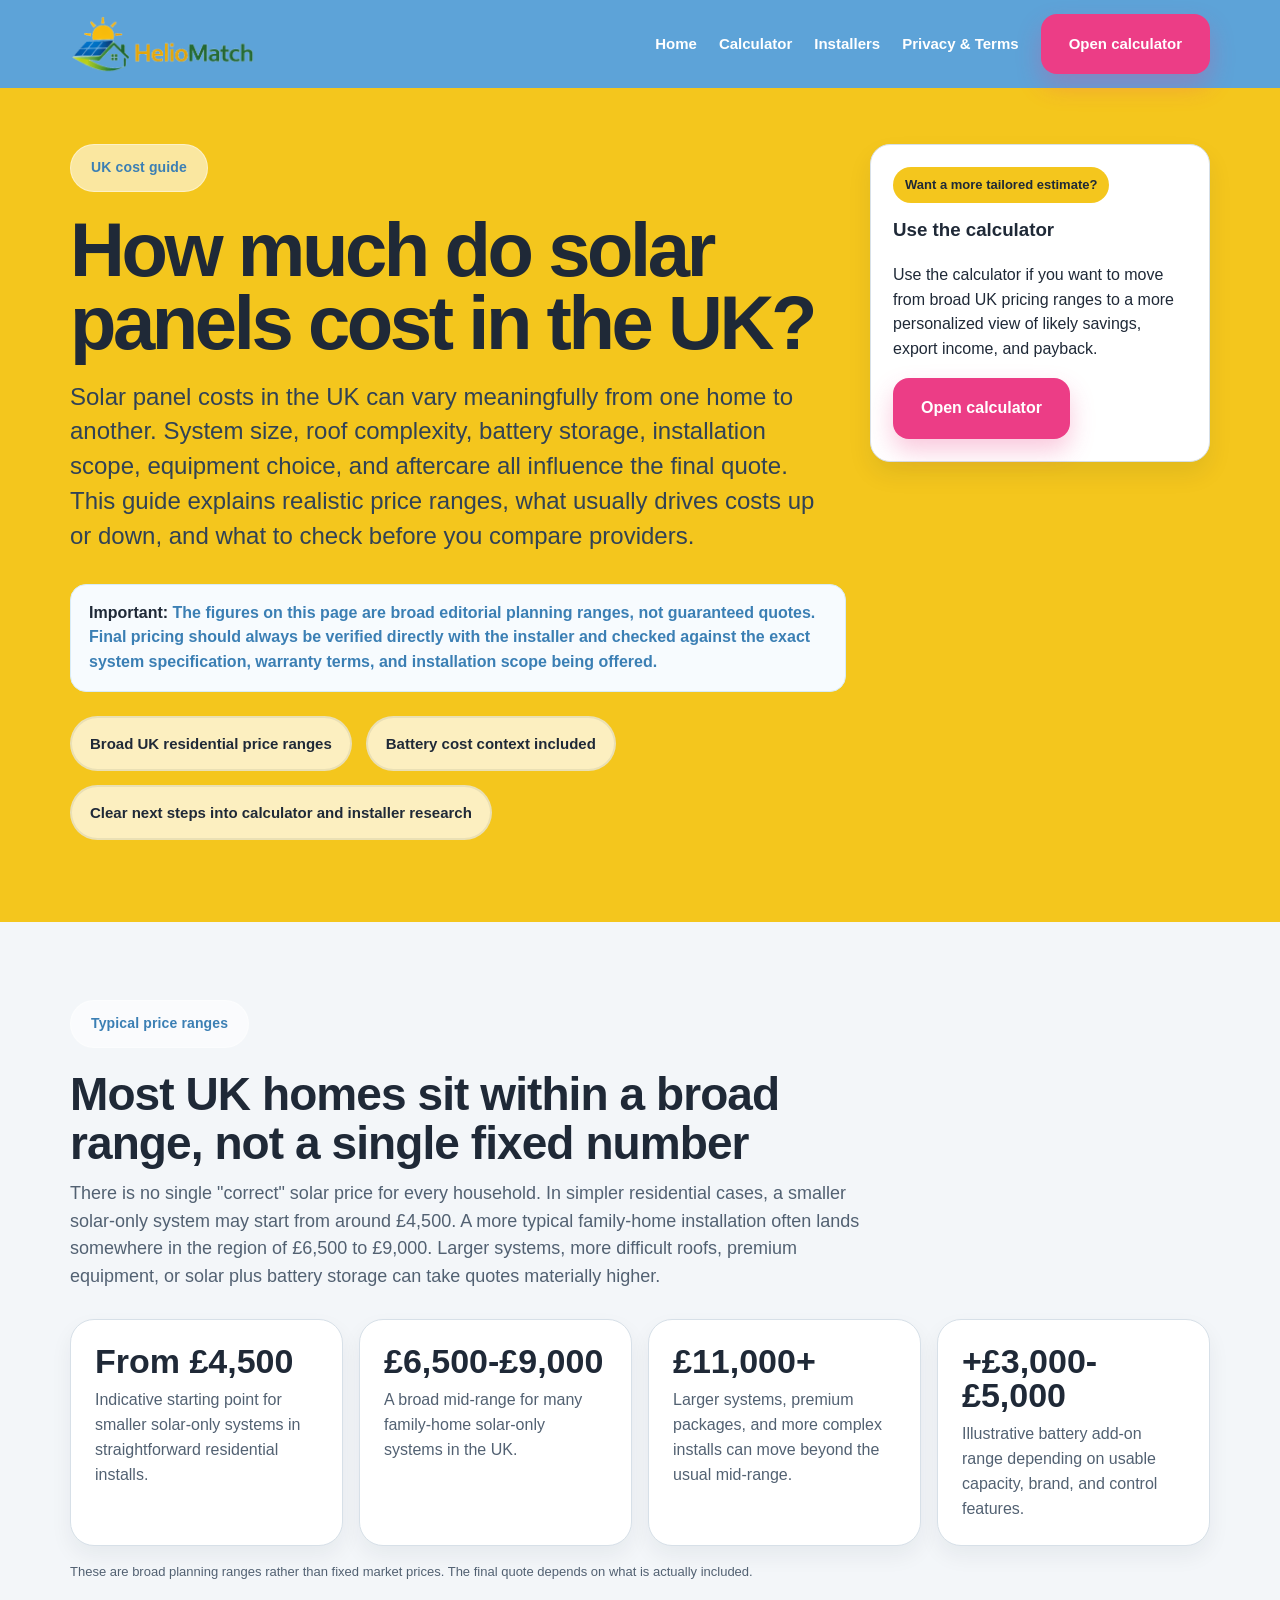
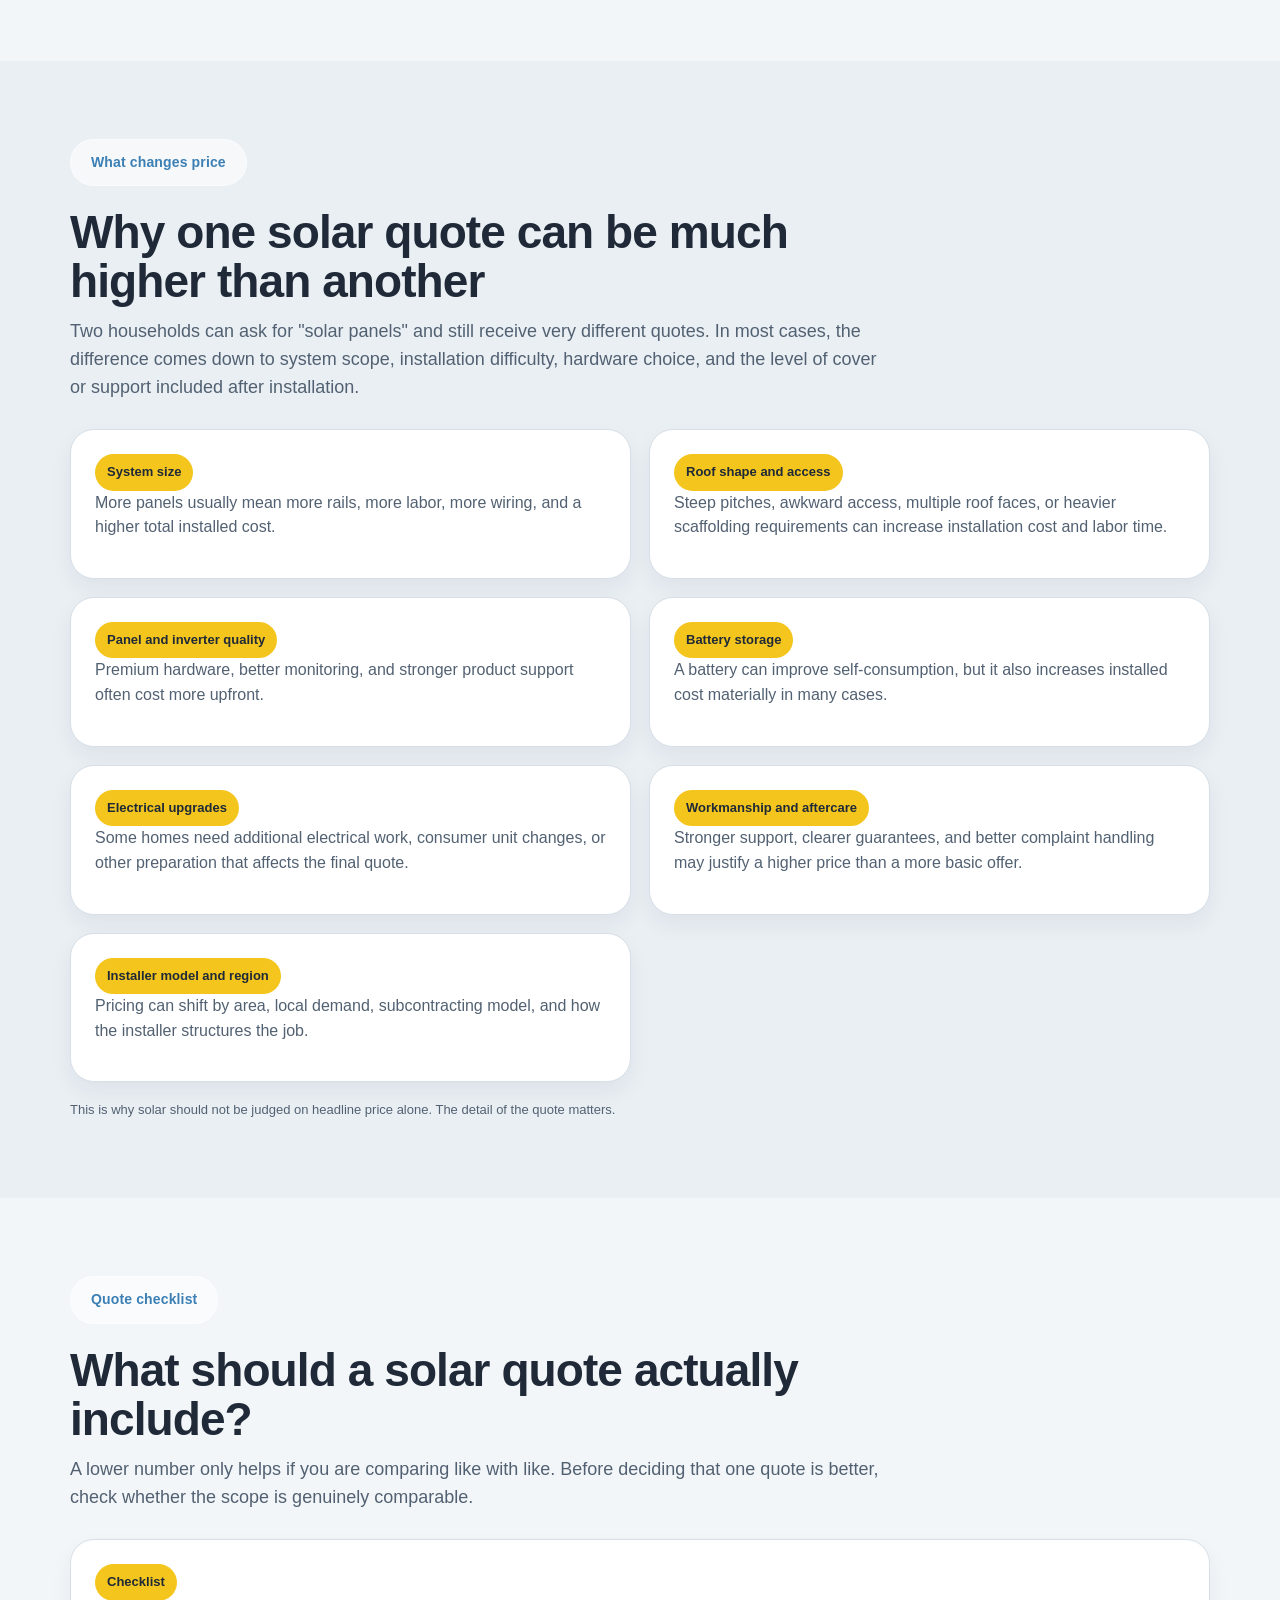
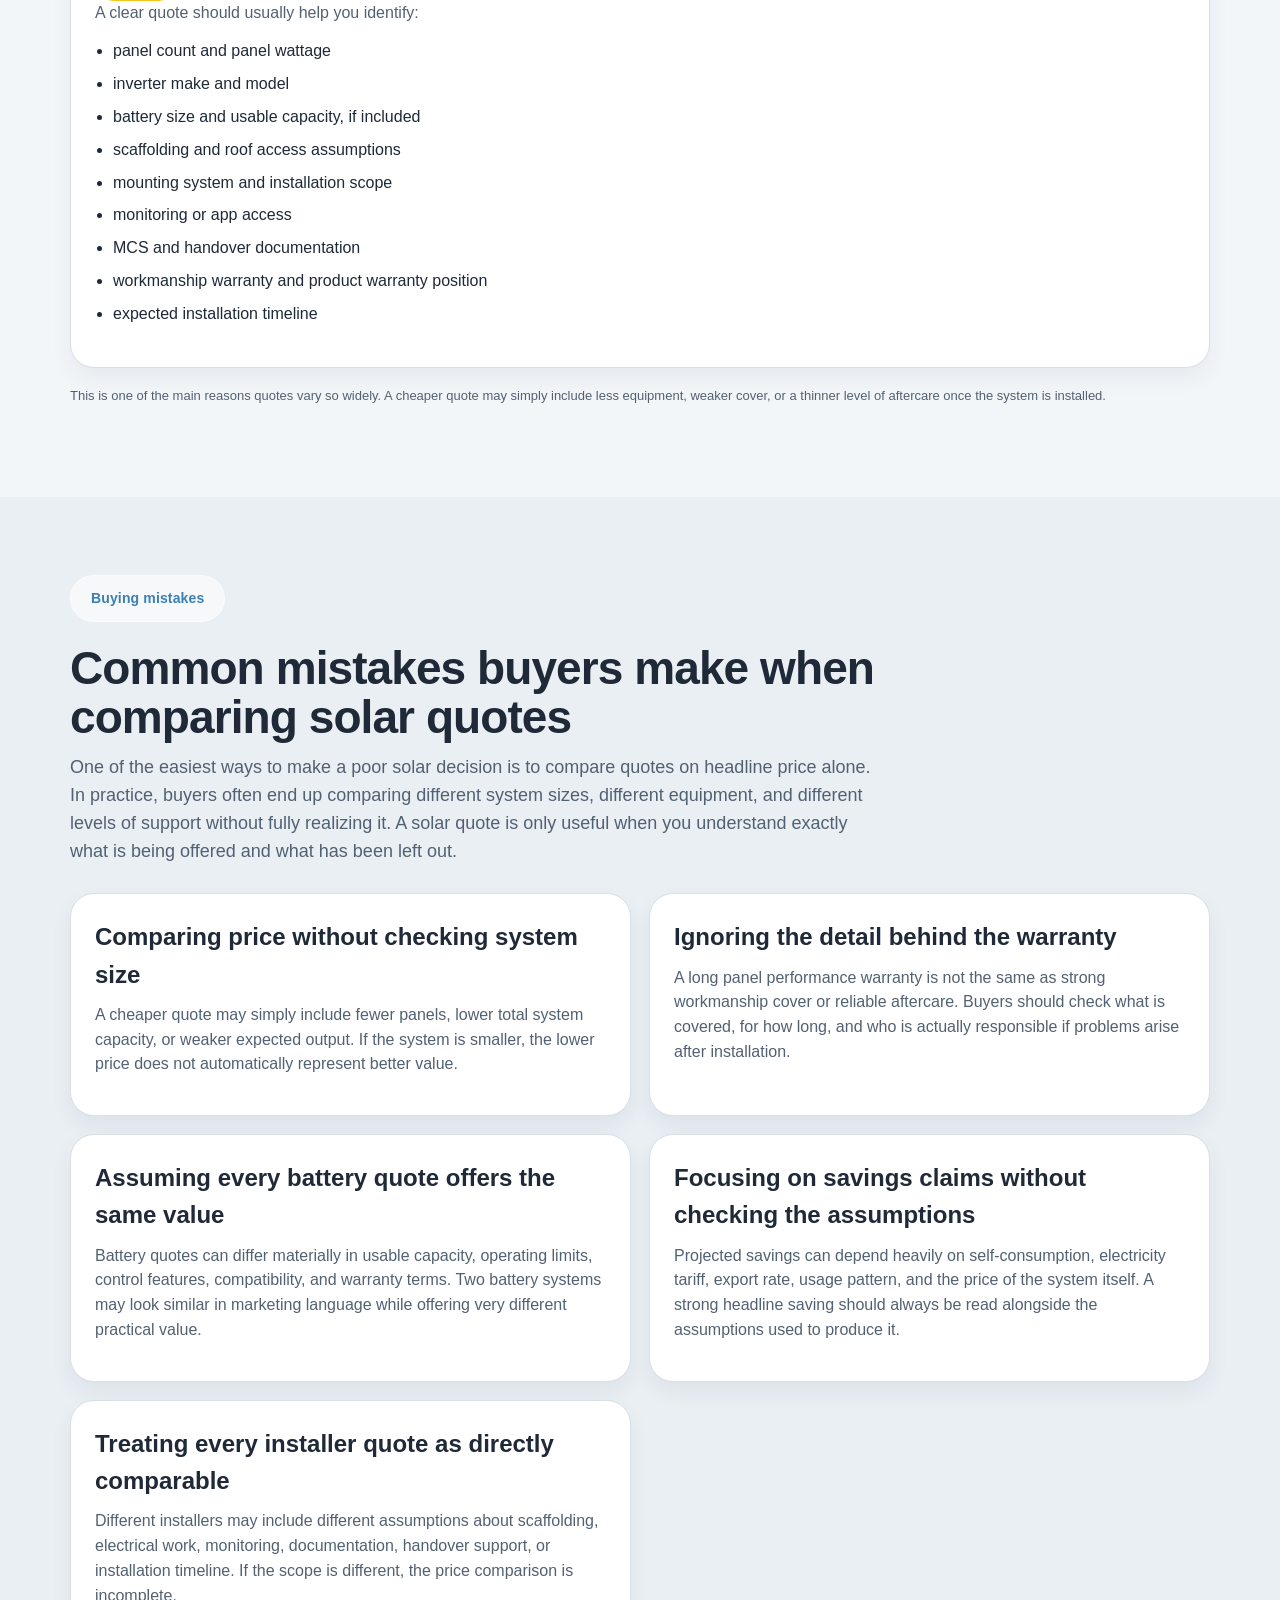
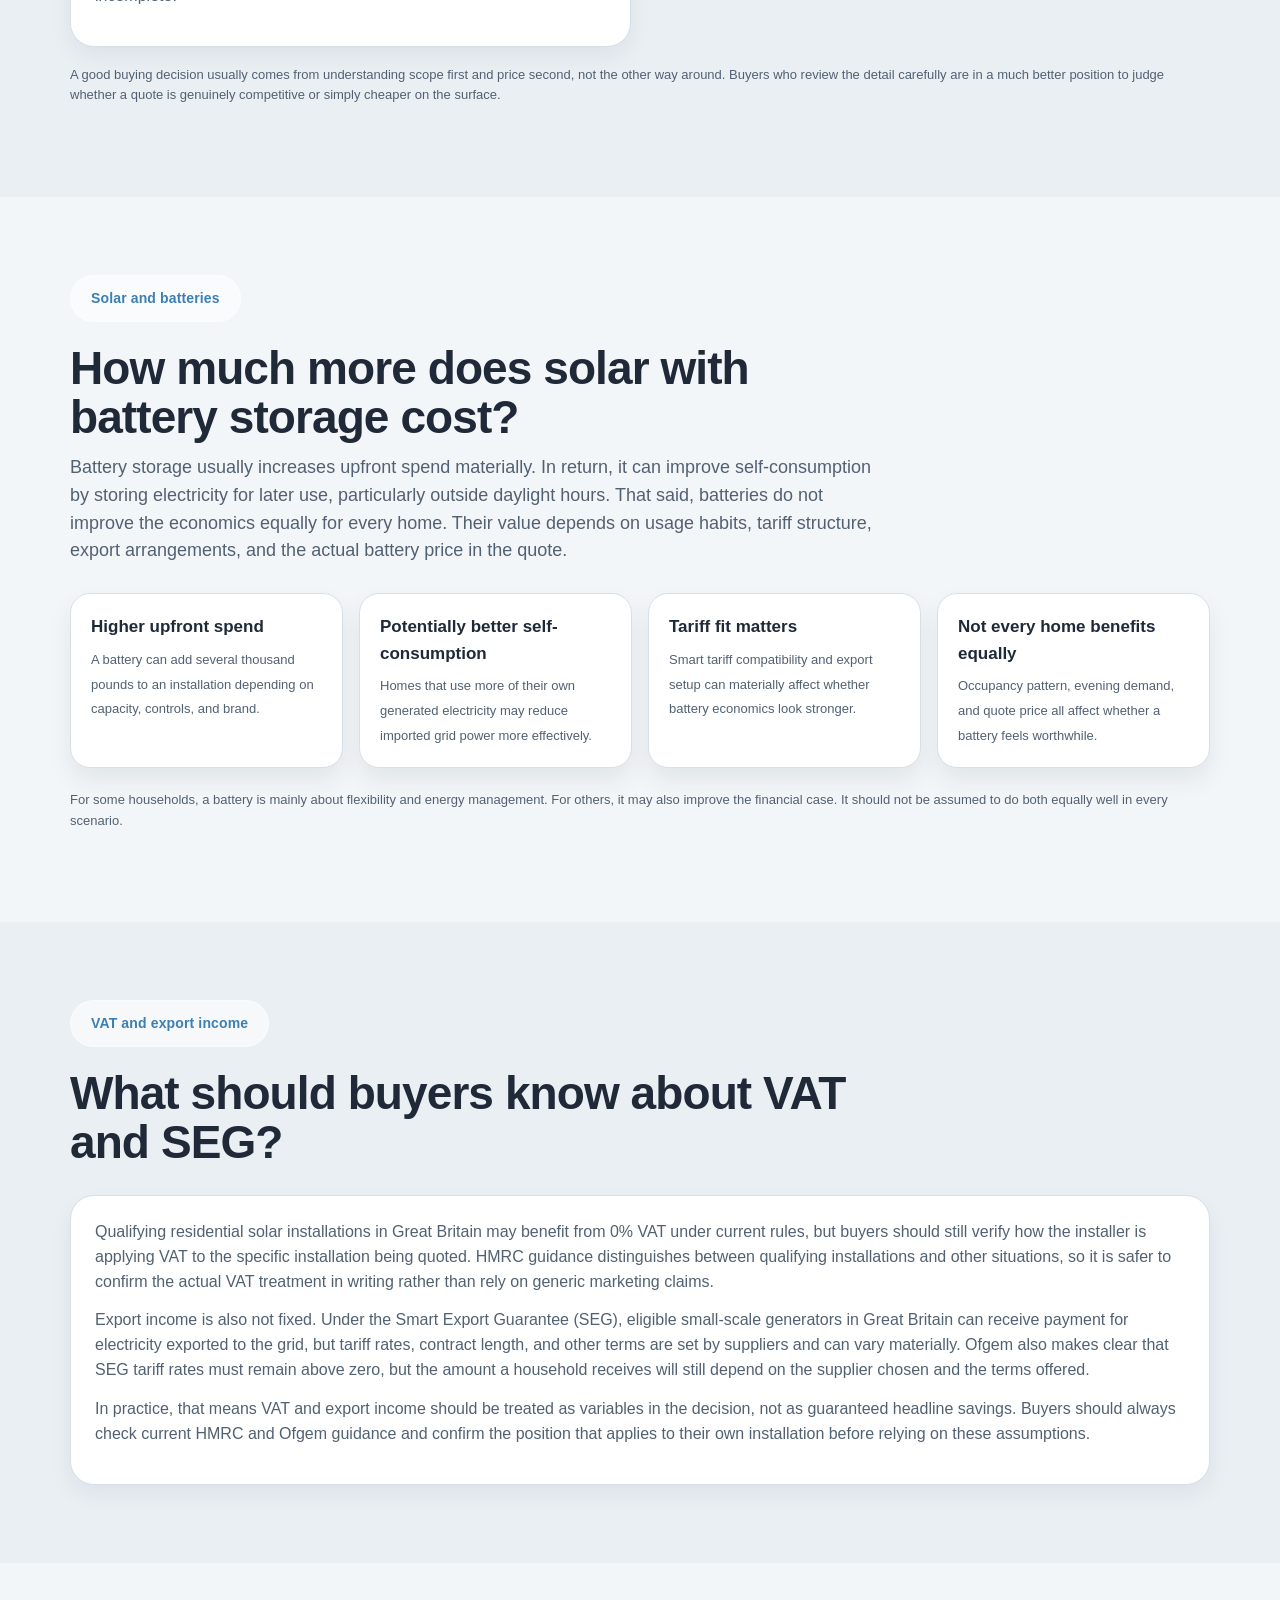
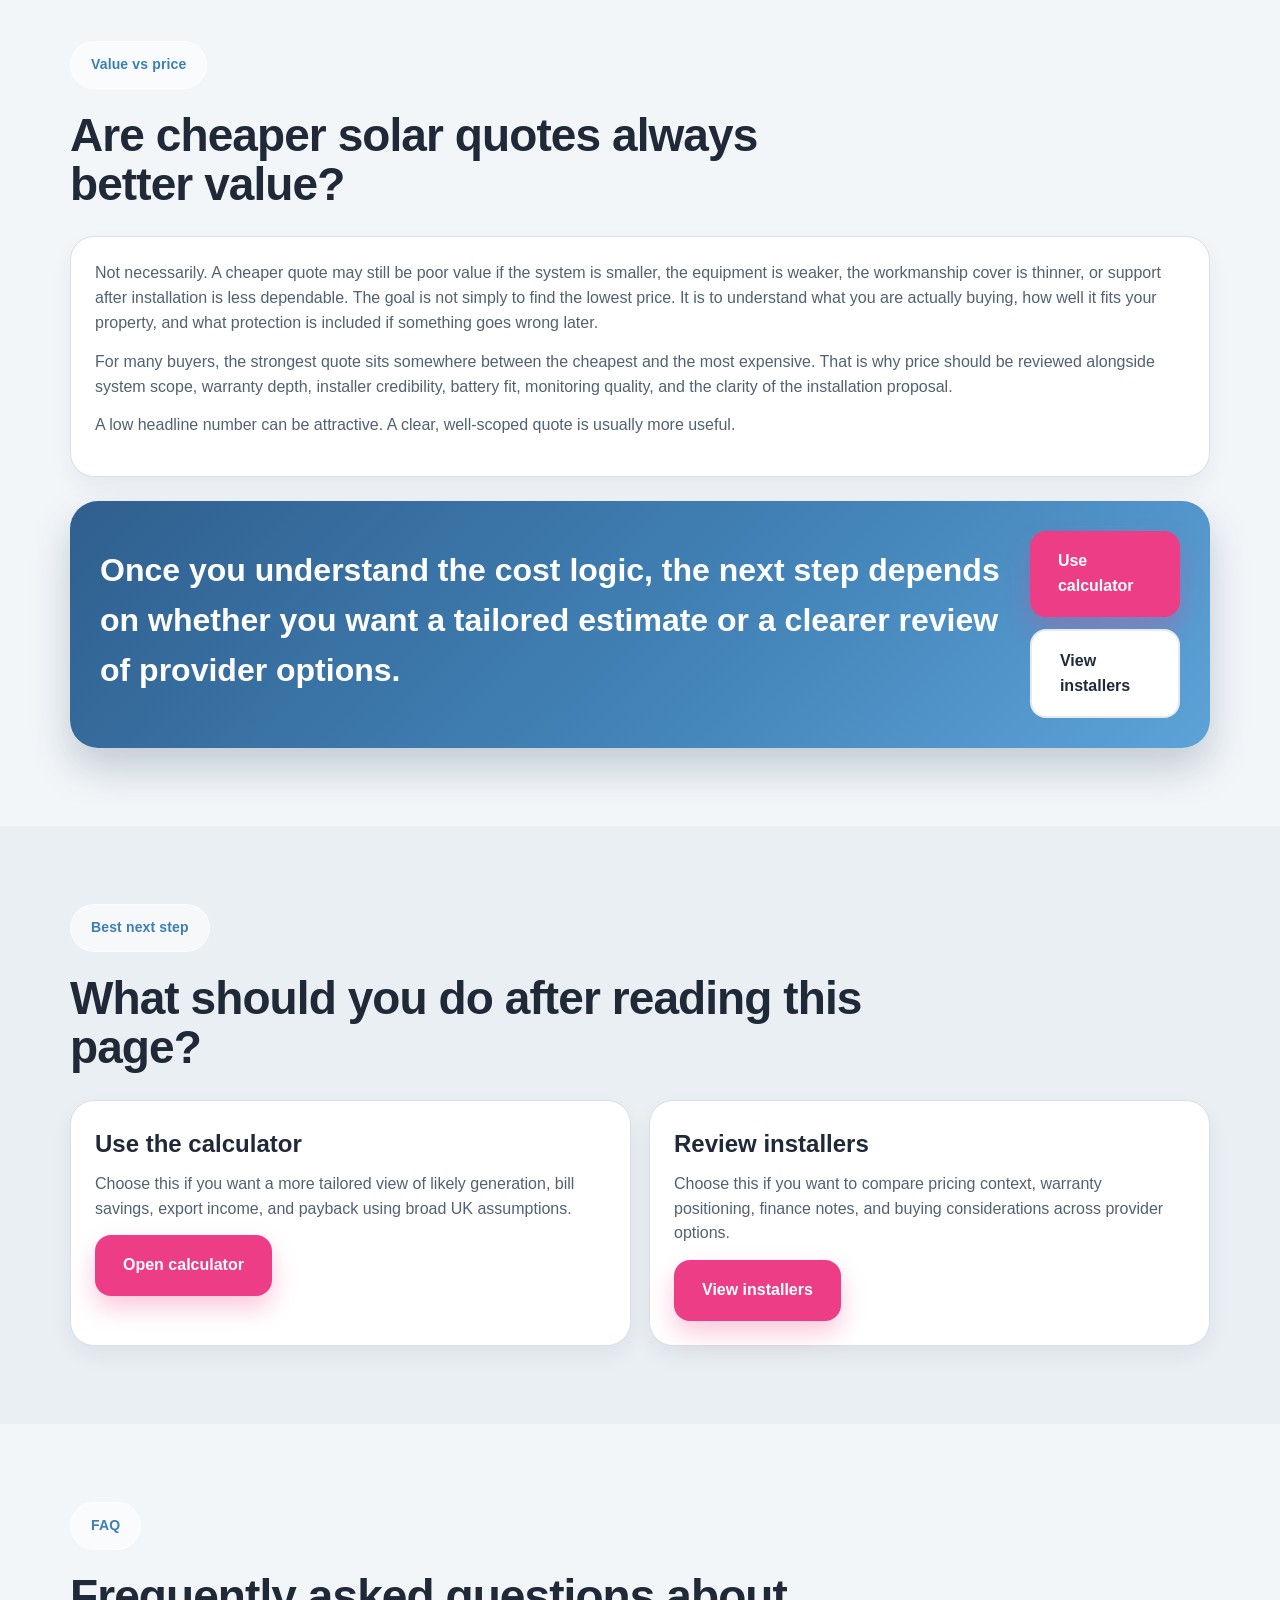
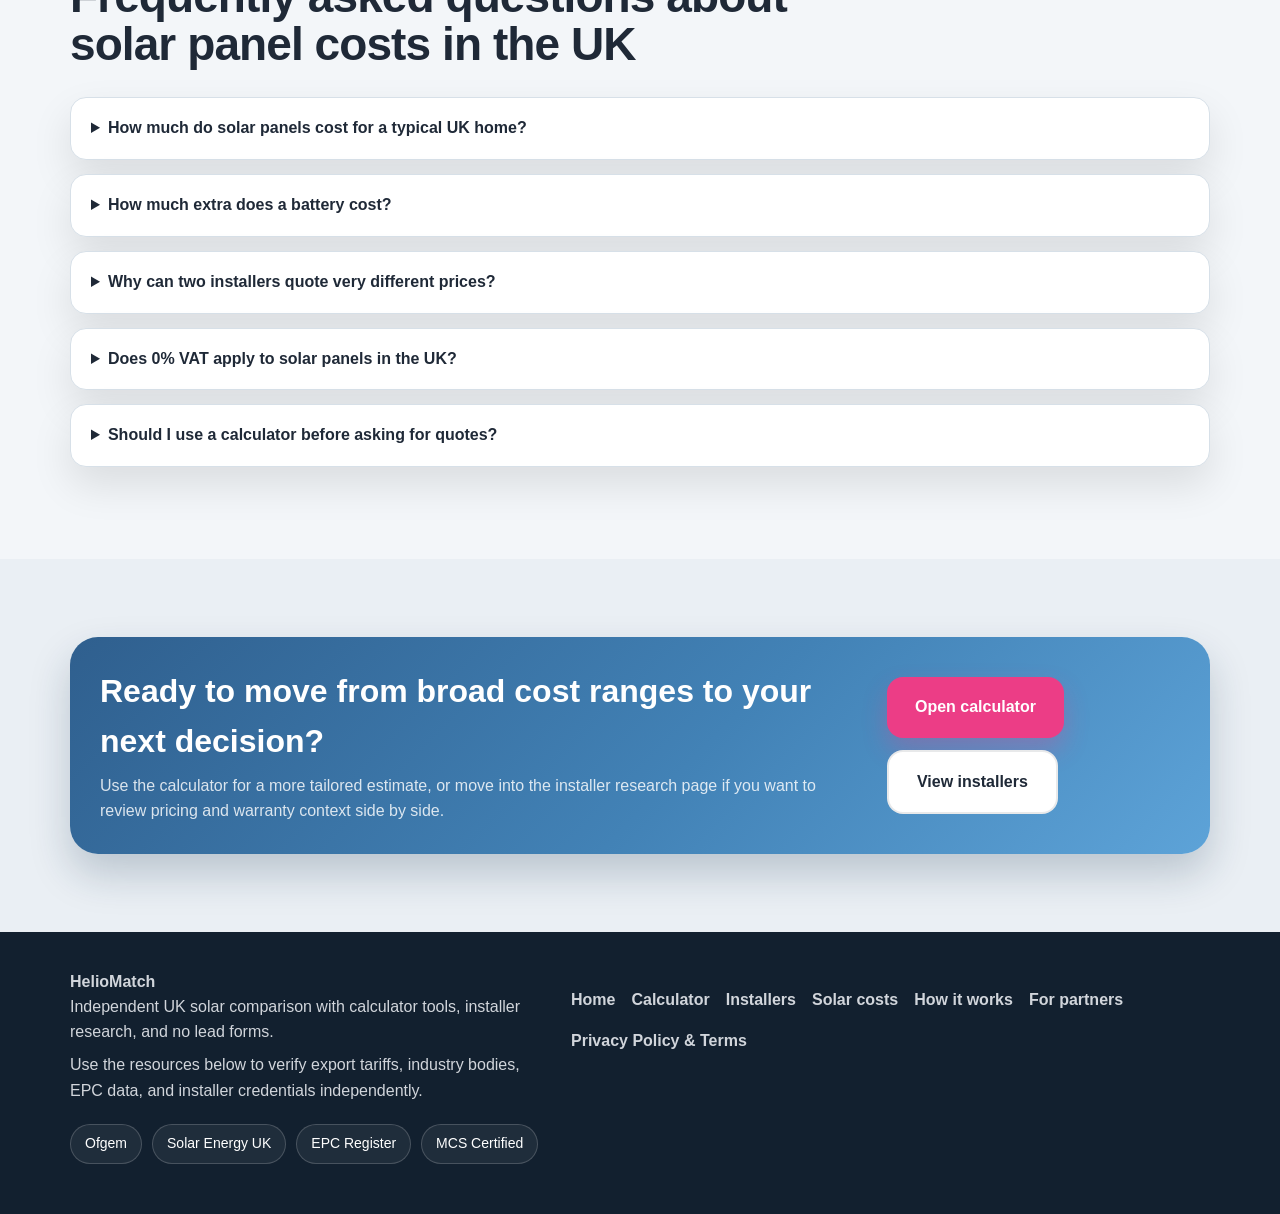
<file: solar-panel-costs-uk.html>
<!DOCTYPE html>
<html lang="en">
<head>
  <meta charset="UTF-8" />
  <meta name="viewport" content="width=device-width, initial-scale=1.0" />
  <title>Solar Panel Costs UK Guide | HelioMatch</title>
  <meta name="description" content="Understand typical solar panel costs in the UK, what changes the price, how batteries affect spend, and what to check before comparing installer quotes." />
  <link rel="icon" type="image/png" href="favicon.png" />
  <meta name="theme-color" content="#1F8FE5" />
  <link rel="stylesheet" href="styles.css" />
</head>
<body class="page-shell">
  <header class="site-header">
    <div class="container nav">
      <a href="index.html" class="brand" aria-label="HelioMatch home">
        <img src="heliomatch-logo-transparent-c-nav.png" alt="HelioMatch logo" class="logo" />
        <span class="brand-wordmark" aria-hidden="true"><span class="sun">Helio</span><span class="match">Match</span></span>
      </a>
      <button class="menu-toggle" type="button" data-menu-toggle="costs-nav" aria-expanded="false" aria-label="Toggle navigation">≡</button>
      <nav class="nav-links" id="costs-nav">
        <a href="index.html">Home</a>
        <a href="solar-roi-calculator.html">Calculator</a>
        <a href="solar-installers-uk.html">Installers</a>
        <a href="privacy.html">Privacy &amp; Terms</a>
        <a href="solar-roi-calculator.html" class="btn">Open calculator</a>
      </nav>
    </div>
  </header>

  <section class="page-hero">
    <div class="container page-hero-inner">
      <div>
        <span class="eyebrow">UK cost guide</span>
        <h1>How much do solar panels cost in the UK?</h1>
        <p class="lead">
          Solar panel costs in the UK can vary meaningfully from one home to another. System size, roof complexity, battery storage, installation scope, equipment choice, and aftercare all influence the final quote. This guide explains realistic price ranges, what usually drives costs up or down, and what to check before you compare providers.
        </p>
        <div class="notice-box" style="margin:0 0 24px">
          <strong>Important:</strong> The figures on this page are broad editorial planning ranges, not guaranteed quotes. Final pricing should always be verified directly with the installer and checked against the exact system specification, warranty terms, and installation scope being offered.
        </div>
        <ul class="inline-points">
          <li>Broad UK residential price ranges</li>
          <li>Battery cost context included</li>
          <li>Clear next steps into calculator and installer research</li>
        </ul>
      </div>
      <aside class="hero-aside">
        <div class="badge">Want a more tailored estimate?</div>
        <h3 style="margin-top:12px">Use the calculator</h3>
        <p>Use the calculator if you want to move from broad UK pricing ranges to a more personalized view of likely savings, export income, and payback.</p>
        <a href="solar-roi-calculator.html" class="btn">Open calculator</a>
      </aside>
    </div>
  </section>

  <section class="section">
    <div class="container">
      <div class="section-head">
        <span class="eyebrow">Typical price ranges</span>
        <h2>Most UK homes sit within a broad range, not a single fixed number</h2>
        <p>There is no single "correct" solar price for every household. In simpler residential cases, a smaller solar-only system may start from around &pound;4,500. A more typical family-home installation often lands somewhere in the region of &pound;6,500 to &pound;9,000. Larger systems, more difficult roofs, premium equipment, or solar plus battery storage can take quotes materially higher.</p>
      </div>

      <div class="grid-4">
        <div class="card stat">
          <strong>From &pound;4,500</strong>
          <span>Indicative starting point for smaller solar-only systems in straightforward residential installs.</span>
        </div>
        <div class="card stat">
          <strong>&pound;6,500-&pound;9,000</strong>
          <span>A broad mid-range for many family-home solar-only systems in the UK.</span>
        </div>
        <div class="card stat">
          <strong>&pound;11,000+</strong>
          <span>Larger systems, premium packages, and more complex installs can move beyond the usual mid-range.</span>
        </div>
        <div class="card stat">
          <strong>+&pound;3,000-&pound;5,000</strong>
          <span>Illustrative battery add-on range depending on usable capacity, brand, and control features.</span>
        </div>
      </div>

      <div class="micro" style="margin-top:16px">These are broad planning ranges rather than fixed market prices. The final quote depends on what is actually included.</div>
    </div>
  </section>

  <section class="section-alt">
    <div class="container">
      <div class="section-head">
        <span class="eyebrow">What changes price</span>
        <h2>Why one solar quote can be much higher than another</h2>
        <p>Two households can ask for "solar panels" and still receive very different quotes. In most cases, the difference comes down to system scope, installation difficulty, hardware choice, and the level of cover or support included after installation.</p>
      </div>

      <div class="grid-2">
        <div class="card">
          <div class="badge">System size</div>
          <p>More panels usually mean more rails, more labor, more wiring, and a higher total installed cost.</p>
        </div>
        <div class="card">
          <div class="badge">Roof shape and access</div>
          <p>Steep pitches, awkward access, multiple roof faces, or heavier scaffolding requirements can increase installation cost and labor time.</p>
        </div>
        <div class="card">
          <div class="badge">Panel and inverter quality</div>
          <p>Premium hardware, better monitoring, and stronger product support often cost more upfront.</p>
        </div>
        <div class="card">
          <div class="badge">Battery storage</div>
          <p>A battery can improve self-consumption, but it also increases installed cost materially in many cases.</p>
        </div>
        <div class="card">
          <div class="badge">Electrical upgrades</div>
          <p>Some homes need additional electrical work, consumer unit changes, or other preparation that affects the final quote.</p>
        </div>
        <div class="card">
          <div class="badge">Workmanship and aftercare</div>
          <p>Stronger support, clearer guarantees, and better complaint handling may justify a higher price than a more basic offer.</p>
        </div>
        <div class="card">
          <div class="badge">Installer model and region</div>
          <p>Pricing can shift by area, local demand, subcontracting model, and how the installer structures the job.</p>
        </div>
      </div>

      <div class="micro" style="margin-top:18px">This is why solar should not be judged on headline price alone. The detail of the quote matters.</div>
    </div>
  </section>

  <section class="section">
    <div class="container">
      <div class="section-head">
        <span class="eyebrow">Quote checklist</span>
        <h2>What should a solar quote actually include?</h2>
        <p>A lower number only helps if you are comparing like with like. Before deciding that one quote is better, check whether the scope is genuinely comparable.</p>
      </div>

      <div class="card">
        <div class="badge">Checklist</div>
        <p>A clear quote should usually help you identify:</p>
        <ul>
          <li>panel count and panel wattage</li>
          <li>inverter make and model</li>
          <li>battery size and usable capacity, if included</li>
          <li>scaffolding and roof access assumptions</li>
          <li>mounting system and installation scope</li>
          <li>monitoring or app access</li>
          <li>MCS and handover documentation</li>
          <li>workmanship warranty and product warranty position</li>
          <li>expected installation timeline</li>
        </ul>
      </div>

      <p class="micro" style="margin-top:18px">This is one of the main reasons quotes vary so widely. A cheaper quote may simply include less equipment, weaker cover, or a thinner level of aftercare once the system is installed.</p>
    </div>
  </section>

  <section class="section-alt">
    <div class="container">
      <div class="section-head">
        <span class="eyebrow">Buying mistakes</span>
        <h2>Common mistakes buyers make when comparing solar quotes</h2>
        <p>One of the easiest ways to make a poor solar decision is to compare quotes on headline price alone. In practice, buyers often end up comparing different system sizes, different equipment, and different levels of support without fully realizing it. A solar quote is only useful when you understand exactly what is being offered and what has been left out.</p>
      </div>

      <div class="grid-2">
        <div class="card">
          <h3>Comparing price without checking system size</h3>
          <p>A cheaper quote may simply include fewer panels, lower total system capacity, or weaker expected output. If the system is smaller, the lower price does not automatically represent better value.</p>
        </div>
        <div class="card">
          <h3>Ignoring the detail behind the warranty</h3>
          <p>A long panel performance warranty is not the same as strong workmanship cover or reliable aftercare. Buyers should check what is covered, for how long, and who is actually responsible if problems arise after installation.</p>
        </div>
        <div class="card">
          <h3>Assuming every battery quote offers the same value</h3>
          <p>Battery quotes can differ materially in usable capacity, operating limits, control features, compatibility, and warranty terms. Two battery systems may look similar in marketing language while offering very different practical value.</p>
        </div>
        <div class="card">
          <h3>Focusing on savings claims without checking the assumptions</h3>
          <p>Projected savings can depend heavily on self-consumption, electricity tariff, export rate, usage pattern, and the price of the system itself. A strong headline saving should always be read alongside the assumptions used to produce it.</p>
        </div>
        <div class="card">
          <h3>Treating every installer quote as directly comparable</h3>
          <p>Different installers may include different assumptions about scaffolding, electrical work, monitoring, documentation, handover support, or installation timeline. If the scope is different, the price comparison is incomplete.</p>
        </div>
      </div>

      <p class="micro" style="margin-top:18px">A good buying decision usually comes from understanding scope first and price second, not the other way around. Buyers who review the detail carefully are in a much better position to judge whether a quote is genuinely competitive or simply cheaper on the surface.</p>
    </div>
  </section>

  <section class="section">
    <div class="container">
      <div class="section-head">
        <span class="eyebrow">Solar and batteries</span>
        <h2>How much more does solar with battery storage cost?</h2>
        <p>Battery storage usually increases upfront spend materially. In return, it can improve self-consumption by storing electricity for later use, particularly outside daylight hours. That said, batteries do not improve the economics equally for every home. Their value depends on usage habits, tariff structure, export arrangements, and the actual battery price in the quote.</p>
      </div>

      <div class="summary-cards">
        <div class="summary-card">
          <strong>Higher upfront spend</strong>
          <span class="micro">A battery can add several thousand pounds to an installation depending on capacity, controls, and brand.</span>
        </div>
        <div class="summary-card">
          <strong>Potentially better self-consumption</strong>
          <span class="micro">Homes that use more of their own generated electricity may reduce imported grid power more effectively.</span>
        </div>
        <div class="summary-card">
          <strong>Tariff fit matters</strong>
          <span class="micro">Smart tariff compatibility and export setup can materially affect whether battery economics look stronger.</span>
        </div>
        <div class="summary-card">
          <strong>Not every home benefits equally</strong>
          <span class="micro">Occupancy pattern, evening demand, and quote price all affect whether a battery feels worthwhile.</span>
        </div>
      </div>

      <p class="micro" style="margin-top:18px">For some households, a battery is mainly about flexibility and energy management. For others, it may also improve the financial case. It should not be assumed to do both equally well in every scenario.</p>
    </div>
  </section>

  <section class="section-alt">
    <div class="container">
      <div class="section-head">
        <span class="eyebrow">VAT and export income</span>
        <h2>What should buyers know about VAT and SEG?</h2>
      </div>

      <div class="card">
        <p>Qualifying residential solar installations in Great Britain may benefit from 0% VAT under current rules, but buyers should still verify how the installer is applying VAT to the specific installation being quoted. HMRC guidance distinguishes between qualifying installations and other situations, so it is safer to confirm the actual VAT treatment in writing rather than rely on generic marketing claims.</p>
        <p>Export income is also not fixed. Under the Smart Export Guarantee (SEG), eligible small-scale generators in Great Britain can receive payment for electricity exported to the grid, but tariff rates, contract length, and other terms are set by suppliers and can vary materially. Ofgem also makes clear that SEG tariff rates must remain above zero, but the amount a household receives will still depend on the supplier chosen and the terms offered.</p>
        <p>In practice, that means VAT and export income should be treated as variables in the decision, not as guaranteed headline savings. Buyers should always check current HMRC and Ofgem guidance and confirm the position that applies to their own installation before relying on these assumptions.</p>
      </div>
    </div>
  </section>

  <section class="section">
    <div class="container">
      <div class="section-head">
        <span class="eyebrow">Value vs price</span>
        <h2>Are cheaper solar quotes always better value?</h2>
      </div>

      <div class="card">
        <p>Not necessarily. A cheaper quote may still be poor value if the system is smaller, the equipment is weaker, the workmanship cover is thinner, or support after installation is less dependable. The goal is not simply to find the lowest price. It is to understand what you are actually buying, how well it fits your property, and what protection is included if something goes wrong later.</p>
        <p>For many buyers, the strongest quote sits somewhere between the cheapest and the most expensive. That is why price should be reviewed alongside system scope, warranty depth, installer credibility, battery fit, monitoring quality, and the clarity of the installation proposal.</p>
        <p>A low headline number can be attractive. A clear, well-scoped quote is usually more useful.</p>
      </div>

      <div class="cta-banner" style="margin-top:24px">
        <div>
          <h2>Once you understand the cost logic, the next step depends on whether you want a tailored estimate or a clearer review of provider options.</h2>
        </div>
        <div style="display:flex;flex-wrap:wrap;gap:12px">
          <a href="solar-roi-calculator.html" class="btn">Use calculator</a>
          <a href="solar-installers-uk.html" class="btn btn-secondary">View installers</a>
        </div>
      </div>
    </div>
  </section>

  <section class="section-alt">
    <div class="container">
      <div class="section-head">
        <span class="eyebrow">Best next step</span>
        <h2>What should you do after reading this page?</h2>
      </div>

      <div class="grid-2">
        <div class="card">
          <h3>Use the calculator</h3>
          <p>Choose this if you want a more tailored view of likely generation, bill savings, export income, and payback using broad UK assumptions.</p>
          <a href="solar-roi-calculator.html" class="btn">Open calculator</a>
        </div>
        <div class="card">
          <h3>Review installers</h3>
          <p>Choose this if you want to compare pricing context, warranty positioning, finance notes, and buying considerations across provider options.</p>
          <a href="solar-installers-uk.html" class="btn">View installers</a>
        </div>
      </div>
    </div>
  </section>

  <section class="section">
    <div class="container">
      <div class="section-head">
        <span class="eyebrow">FAQ</span>
        <h2>Frequently asked questions about solar panel costs in the UK</h2>
      </div>

      <details>
        <summary>How much do solar panels cost for a typical UK home?</summary>
        <p>Many typical homes land somewhere in the mid-thousands to upper-thousands for a solar-only installation, but real pricing depends on system size, roof layout, equipment choice, and the scope of work included in the quote.</p>
      </details>

      <details>
        <summary>How much extra does a battery cost?</summary>
        <p>Battery storage often adds several thousand pounds to the quote. The exact figure depends on usable capacity, brand, inverter setup, and any control features included.</p>
      </details>

      <details>
        <summary>Why can two installers quote very different prices?</summary>
        <p>Quotes can differ because of system size, panel brand, warranty depth, labor model, scaffolding needs, electrical work, monitoring, battery setup, and aftercare. The cheapest quote is not always the best value.</p>
      </details>

      <details>
        <summary>Does 0% VAT apply to solar panels in the UK?</summary>
        <p>Qualifying residential installations in Great Britain may benefit from 0% VAT under current rules, but the exact position depends on the installation and how the work is being supplied. Buyers should verify the current position before relying on it.</p>
      </details>

      <details>
        <summary>Should I use a calculator before asking for quotes?</summary>
        <p>Yes. A calculator can provide a useful baseline for likely savings, export income, and payback before you start reviewing installer options in more detail.</p>
      </details>
    </div>
  </section>

  <section class="section-alt">
    <div class="container">
      <div class="cta-banner">
        <div>
          <h2>Ready to move from broad cost ranges to your next decision?</h2>
          <p>Use the calculator for a more tailored estimate, or move into the installer research page if you want to review pricing and warranty context side by side.</p>
        </div>
        <div style="display:flex;flex-wrap:wrap;gap:12px">
          <a href="solar-roi-calculator.html" class="btn">Open calculator</a>
          <a href="solar-installers-uk.html" class="btn btn-secondary">View installers</a>
        </div>
      </div>
    </div>
  </section>

  <footer class="site-footer">
    <div class="container footer-row">
      <div>
        <strong>HelioMatch</strong><br />
        <div class="footer-meta">
          Independent UK solar comparison with calculator tools, installer research, and no lead forms.
          <p>Use the resources below to verify export tariffs, industry bodies, EPC data, and installer credentials independently.</p>
        </div>
      </div>
      <div class="footer-links">
        <a href="index.html">Home</a>
        <a href="solar-roi-calculator.html">Calculator</a>
        <a href="solar-installers-uk.html">Installers</a>
        <a href="solar-panel-costs-uk.html">Solar costs</a>
        <a href="how-heliomatch-works.html">How it works</a>
        <a href="for-partners.html">For partners</a>
        <a href="privacy.html">Privacy Policy &amp; Terms</a>
      </div>
    </div>

    <div class="container resource-list" aria-label="External solar resources">
      <a href="https://www.ofgem.gov.uk/guidance/smart-export-guarantee-seg" target="_blank" rel="noopener noreferrer">Ofgem</a>
      <a href="https://solarenergyuk.org/" target="_blank" rel="noopener noreferrer">Solar Energy UK</a>
      <a href="https://www.gov.uk/find-energy-certificate" target="_blank" rel="noopener noreferrer">EPC Register</a>
      <a href="https://mcscertified.com/" target="_blank" rel="noopener noreferrer">MCS Certified</a>
    </div>
  </footer>

  <script src="site.js"></script>
</body>
</html>
</file>
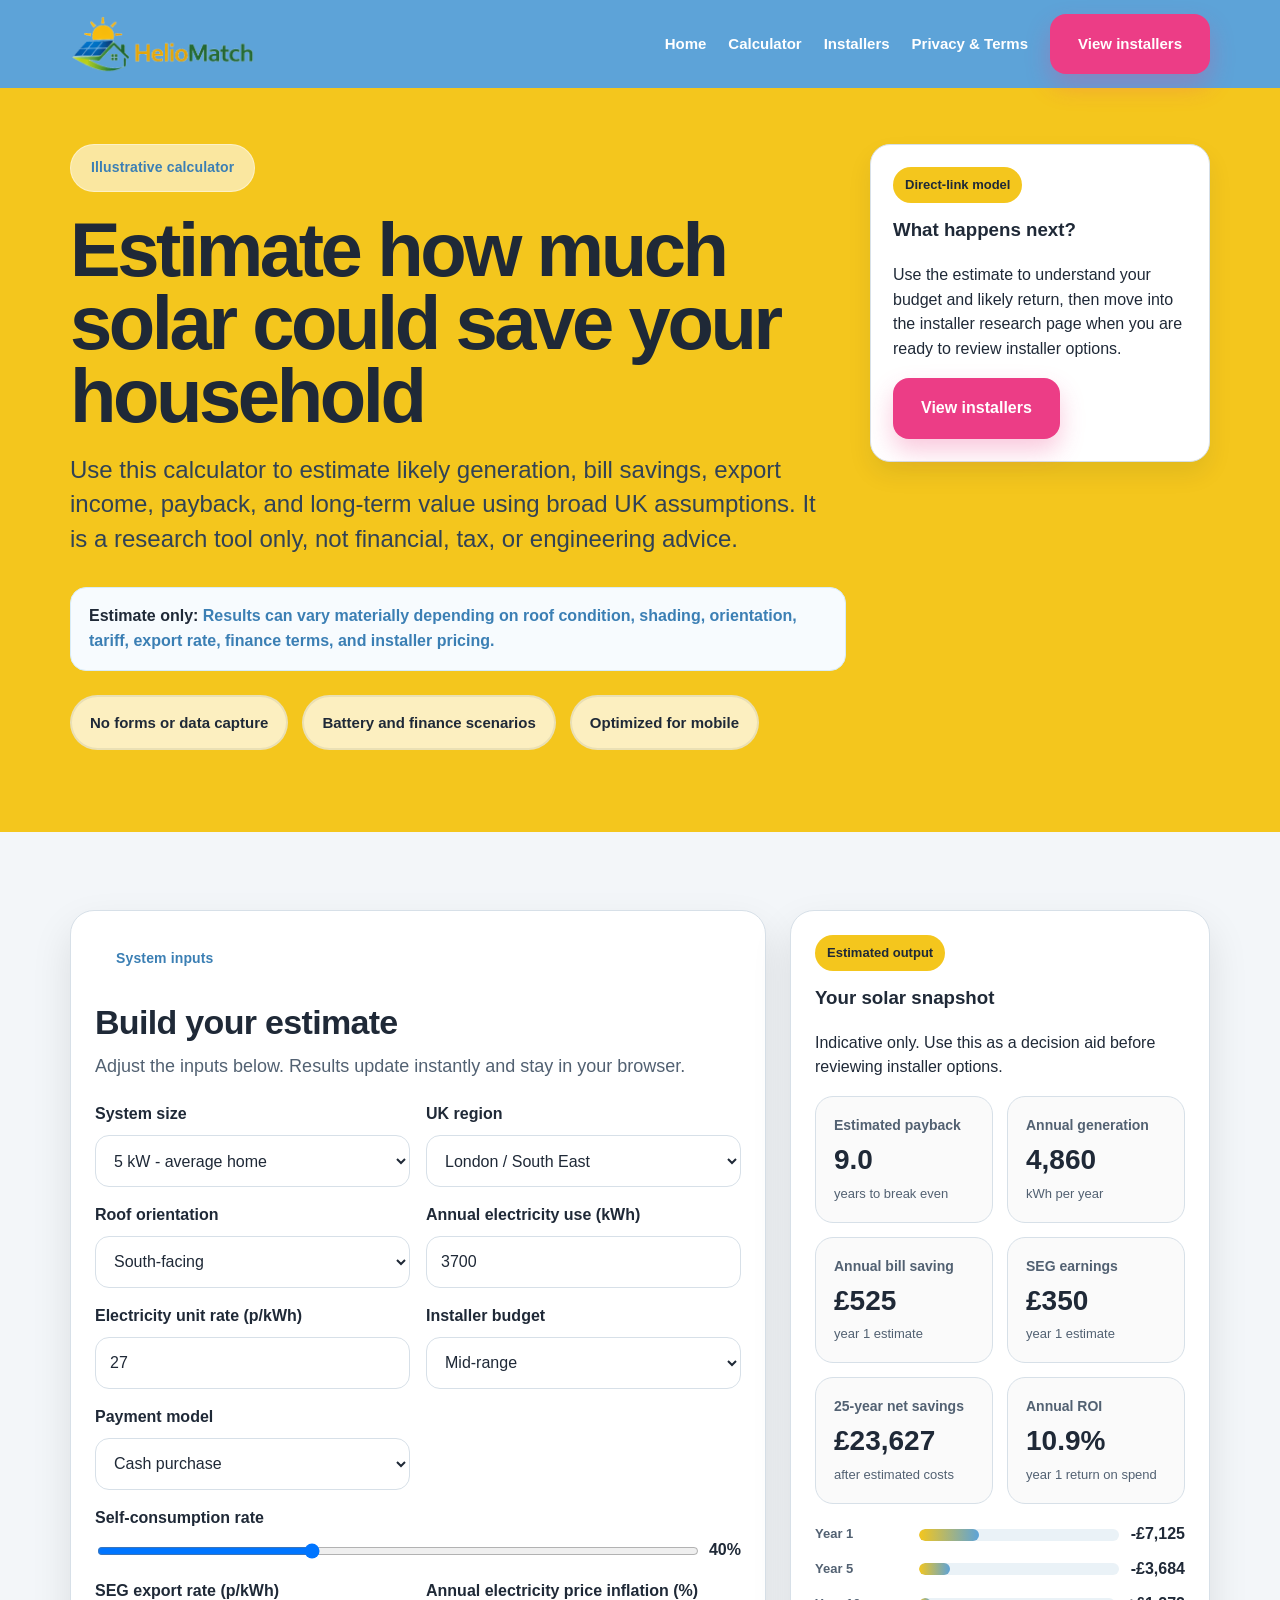
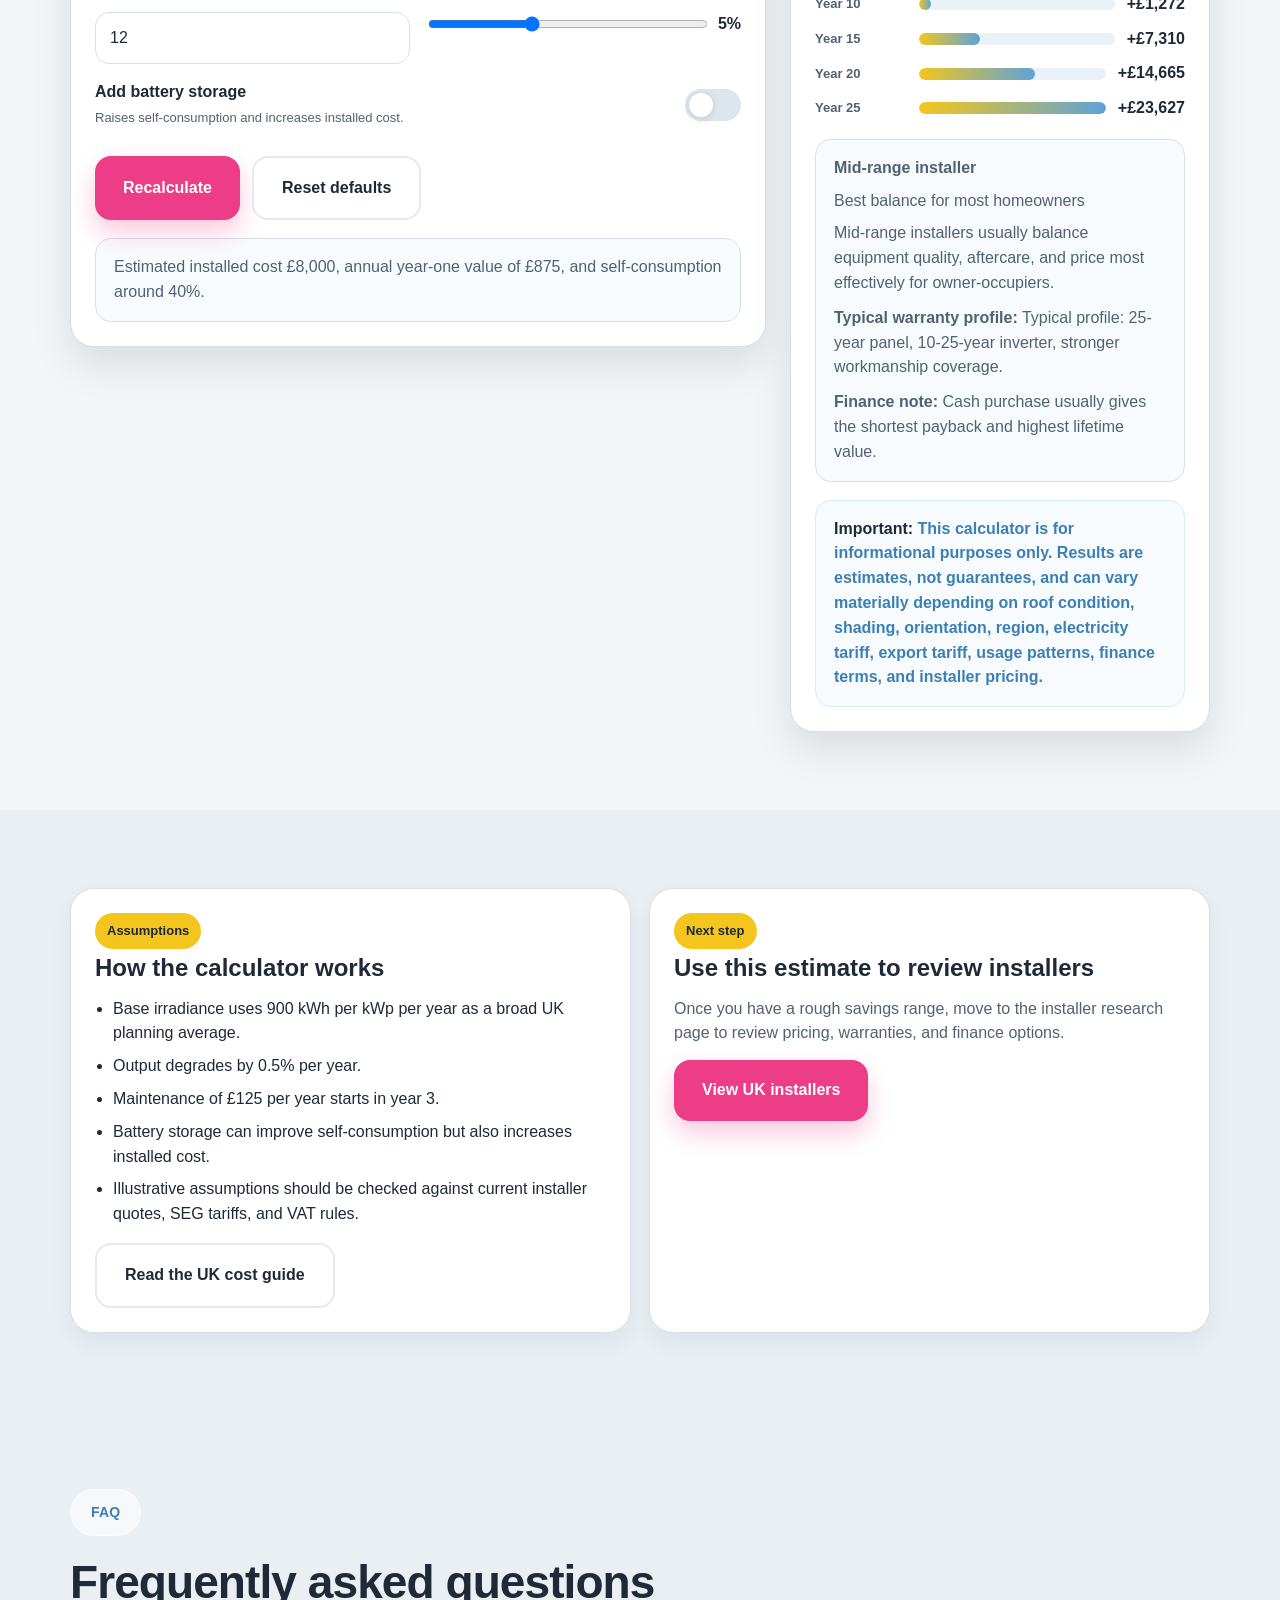
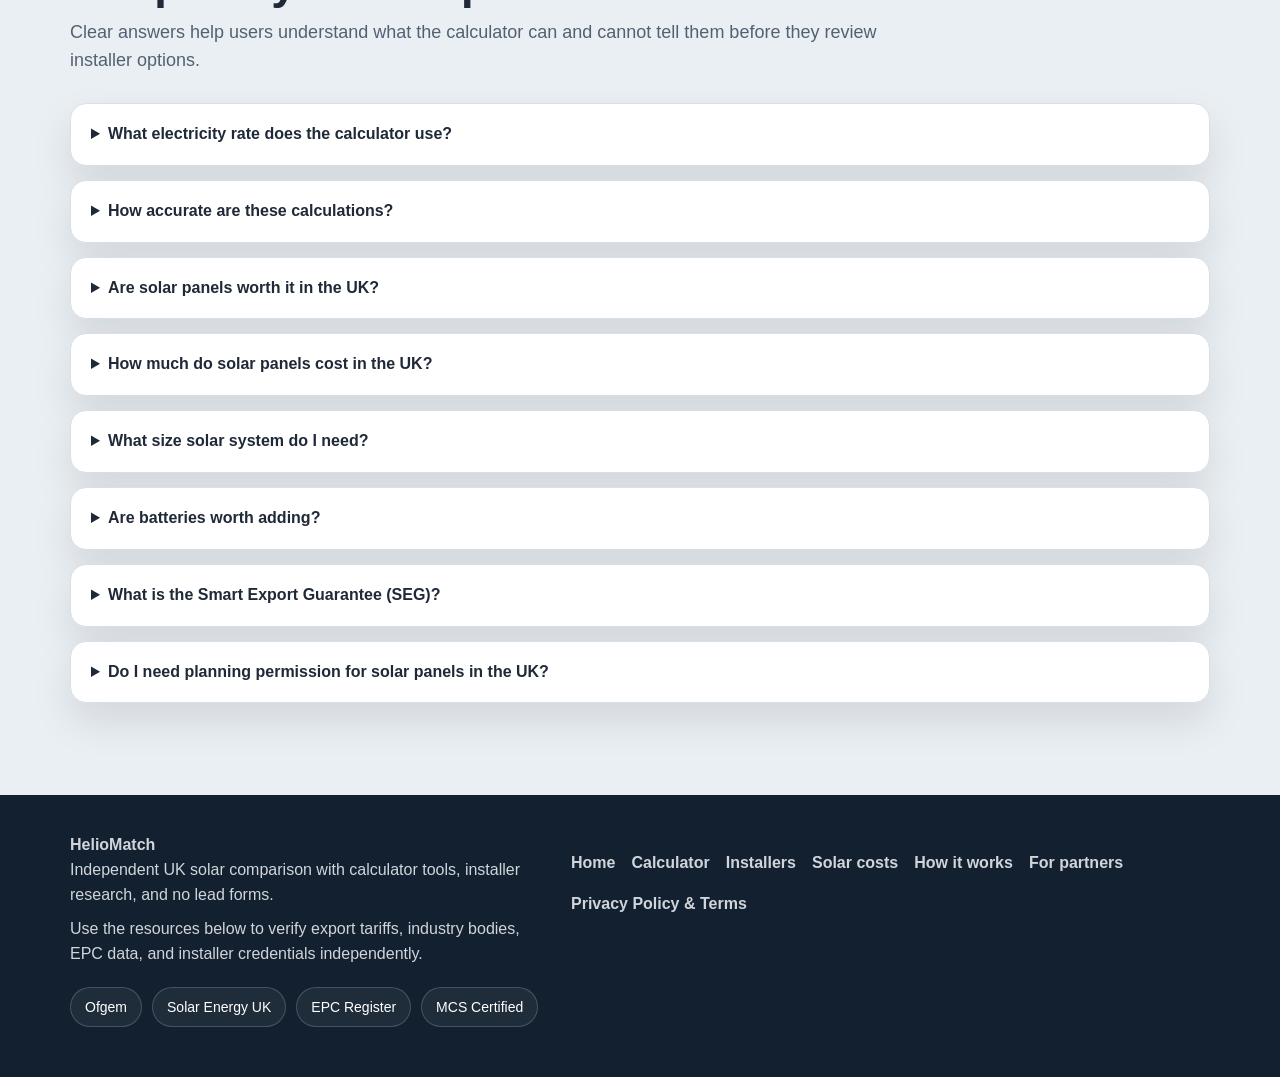
<file: solar-roi-calculator.html>
<!DOCTYPE html>
<html lang="en">
<head>
  <meta charset="UTF-8" />
  <meta name="viewport" content="width=device-width, initial-scale=1.0" />
  <title>Solar Savings Calculator UK | HelioMatch</title>
<meta name="description" content="Estimate likely solar generation, bill savings, export income, and payback with a UK solar savings calculator." />
  <link rel="icon" type="image/png" href="favicon.png" />
  <meta name="theme-color" content="#1F8FE5" />
  <link rel="stylesheet" href="styles.css" />
</head>
<body class="page-shell">
  <header class="site-header">
    <div class="container nav">
      <a href="index.html" class="brand" aria-label="HelioMatch home">
        <img src="heliomatch-logo-transparent-c-nav.png" alt="HelioMatch logo" class="logo" />
        <span class="brand-wordmark" aria-hidden="true"><span class="sun">Helio</span><span class="match">Match</span></span>
      </a>
      <button class="menu-toggle" type="button" data-menu-toggle="calculator-nav" aria-expanded="false" aria-label="Toggle navigation">≡</button>
      <nav class="nav-links" id="calculator-nav">
        <a href="index.html">Home</a>
        <a href="solar-roi-calculator.html">Calculator</a>
        <a href="solar-installers-uk.html">Installers</a>
        <a href="privacy.html">Privacy &amp; Terms</a>
        <a href="solar-installers-uk.html" class="btn">View installers</a>
      </nav>
    </div>
  </header>

  <section class="page-hero">
    <div class="container page-hero-inner">
      <div>
        <span class="eyebrow">Illustrative calculator</span>
        <h1>Estimate how much solar could save your household</h1>
        <p class="lead">
          Use this calculator to estimate likely generation, bill savings, export income, payback, and long-term value using broad UK assumptions. It is a research tool only, not financial, tax, or engineering advice.
        </p> 
        <div class="notice-box" style="margin:0 0 24px">
          <strong>Estimate only:</strong> Results can vary materially depending on roof condition, shading, orientation, tariff, export rate, finance terms, and installer pricing.
        </div>
               
        <ul class="inline-points">
          <li>No forms or data capture</li>
          <li>Battery and finance scenarios</li>
          <li>Optimized for mobile</li>
        </ul>
      </div>
      <aside class="hero-aside">
        <div class="badge">Direct-link model</div>
        <h3 style="margin-top:12px">What happens next?</h3>
        <p>Use the estimate to understand your budget and likely return, then move into the installer research page when you are ready to review installer options.</p>
        <a href="solar-installers-uk.html" class="btn">View installers</a>
      </aside>
    </div>
  </section>

  <section class="section">
    <div class="container calc-layout">
      <div class="calc-panel">
        <div class="section-head" style="margin-bottom:22px">
          <span class="eyebrow">System inputs</span>
          <h2 style="font-size:34px">Build your estimate</h2>
          <p>Adjust the inputs below. Results update instantly and stay in your browser.</p>
        </div>

        <div class="form-grid">
          <div class="field">
            <label for="systemSize">System size</label>
            <select id="systemSize">
              <option value="3">3 kW - small home</option>
              <option value="5" selected>5 kW - average home</option>
              <option value="10">10 kW - large home / light commercial</option>
            </select>
          </div>
          <div class="field">
            <label for="region">UK region</label>
            <select id="region">
              <option value="0.80">Scotland</option>
              <option value="0.88">Northern England</option>
              <option value="0.93">Midlands</option>
              <option value="0.91">Wales</option>
              <option value="1.03">Southern England</option>
              <option value="1.08" selected>London / South East</option>
            </select>
          </div>
          <div class="field">
            <label for="orientation">Roof orientation</label>
            <select id="orientation">
              <option value="1.00" selected>South-facing</option>
              <option value="0.87">South-East / South-West</option>
              <option value="0.70">East / West</option>
            </select>
          </div>
          <div class="field">
            <label for="annualConsumption">Annual electricity use (kWh)</label>
            <input type="number" id="annualConsumption" value="3700" min="500" max="20000" step="100" />
          </div>
          <div class="field">
            <label for="unitRate">Electricity unit rate (p/kWh)</label>
            <input type="number" id="unitRate" value="27" min="10" max="80" step="0.5" />
          </div>
          <div class="field">
            <label for="budget">Installer budget</label>
            <select id="budget">
              <option value="budget">Budget</option>
              <option value="mid" selected>Mid-range</option>
              <option value="premium">Premium</option>
            </select>
          </div>
          <div class="field">
            <label for="financing">Payment model</label>
            <select id="financing">
              <option value="cash" selected>Cash purchase</option>
              <option value="loan">Personal loan / credit</option>
              <option value="lease">Solar lease</option>
              <option value="ppa">Power Purchase Agreement</option>
            </select>
          </div>
          <div class="field" id="loanField" style="display:none">
            <label for="loanAPR">Loan APR (%)</label>
            <input type="number" id="loanAPR" value="7.9" min="2" max="25" step="0.1" />
          </div>
          <div class="field full">
            <label for="selfConsumption">Self-consumption rate</label>
            <div class="slider-row">
              <input type="range" id="selfConsumption" min="10" max="95" value="40" step="5" />
              <strong id="selfConsumptionVal">40%</strong>
            </div>
          </div>
          <div class="field">
            <label for="segRate">SEG export rate (p/kWh)</label>
            <input type="number" id="segRate" value="12" min="1" max="30" step="0.5" />
          </div>
          <div class="field">
            <label for="priceInflation">Annual electricity price inflation (%)</label>
            <div class="slider-row">
              <input type="range" id="priceInflation" min="1" max="12" value="5" step="0.5" />
              <strong id="priceInflationVal">5%</strong>
            </div>
          </div>
        </div>

        <div class="toggle-row">
          <div class="toggle-copy">
            <strong>Add battery storage</strong>
            <span>Raises self-consumption and increases installed cost.</span>
          </div>
          <label class="toggle">
            <input type="checkbox" id="addBattery" />
            <span class="toggle-track"></span>
          </label>
        </div>

        <div class="calc-actions">
          <button class="btn" type="button" id="recalcButton">Recalculate</button>
          <button class="btn btn-secondary" type="button" id="resetButton">Reset defaults</button>
        </div>

        <div class="calc-summary" id="calcSummary">
          Your estimate updates instantly using broad UK assumptions for output, degradation, export income, maintenance, and financing.
        </div>
      </div>

      <div class="calc-results">
        <div class="badge">Estimated output</div>
        <h3 style="margin-top:12px">Your solar snapshot</h3>
        <p>Indicative only. Use this as a decision aid before reviewing installer options.</p>
        <div class="result-grid">
          <div class="result-box">
            <h4>Estimated payback</h4>
            <strong id="payback">-</strong>
            <small id="paybackSub">years to break even</small>
          </div>
          <div class="result-box">
            <h4>Annual generation</h4>
            <strong id="annualGen">-</strong>
            <small>kWh per year</small>
          </div>
          <div class="result-box">
            <h4>Annual bill saving</h4>
            <strong id="annualSaving">-</strong>
            <small>year 1 estimate</small>
          </div>
          <div class="result-box">
            <h4>SEG earnings</h4>
            <strong id="segEarnings">-</strong>
            <small>year 1 estimate</small>
          </div>
          <div class="result-box">
            <h4>25-year net savings</h4>
            <strong id="totalSavings">-</strong>
            <small>after estimated costs</small>
          </div>
          <div class="result-box">
            <h4>Annual ROI</h4>
            <strong id="annualROI">-</strong>
            <small>year 1 return on spend</small>
          </div>
        </div>

        <div class="projection" id="projectionBars"></div>

        <div class="calc-summary" id="recommendationBody" style="margin-top:18px"></div>

        <div class="notice-box" style="margin-top:18px">
          <strong>Important:</strong> This calculator is for informational purposes only. Results are estimates, not guarantees, and can vary materially depending on roof condition, shading, orientation, region, electricity tariff, export tariff, usage patterns, finance terms, and installer pricing.
        </div>        
      </div>
    </div>
  </section>

  <section class="section-alt">
    <div class="container">
      <div class="grid-2">
        <div class="card">
          <div class="badge">Assumptions</div>
          <h3>How the calculator works</h3>
          <ul>
            <li>Base irradiance uses 900 kWh per kWp per year as a broad UK planning average.</li>
            <li>Output degrades by 0.5% per year.</li>
            <li>Maintenance of £125 per year starts in year 3.</li>
            <li>Battery storage can improve self-consumption but also increases installed cost.</li>
            <li>Illustrative assumptions should be checked against current installer quotes, SEG tariffs, and VAT rules.</li>
          </ul>
          <a href="solar-panel-costs-uk.html" class="btn btn-secondary">Read the UK cost guide</a>
        </div>
        <div class="card">
          <div class="badge">Next step</div>
          <h3>Use this estimate to review installers</h3>
          <p>Once you have a rough savings range, move to the installer research page to review pricing, warranties, and finance options.</p>
          <a href="solar-installers-uk.html" class="btn">View UK installers</a>
        </div>
      </div>
    </div>
  </section>
  <section class="section-alt" id="faq">
    <div class="container">
      <div class="section-head">
        <span class="eyebrow">FAQ</span>
        <h2>Frequently asked questions</h2>
        <p>Clear answers help users understand what the calculator can and cannot tell them before they review installer options.</p>
      </div>
  
      <details>
        <summary>What electricity rate does the calculator use?</summary>
        <p>The calculator uses a default UK household electricity rate as a starting point, but you can enter your own tariff for a more relevant estimate. Results can vary significantly depending on whether you are on a standard variable tariff, fixed tariff, or time-of-use tariff.</p>
      </details>
  
      <details>
        <summary>How accurate are these calculations?</summary>
        <p>This tool provides directional estimates rather than guaranteed outcomes. Actual results depend on roof size, roof condition, pitch, shading, orientation, regional generation levels, household usage patterns, export tariff, installation quality, and future energy prices.</p>
      </details>
  
      <details>
        <summary>Are solar panels worth it in the UK?</summary>
        <p>For many homes, solar can reduce grid electricity use and improve long-term energy costs, but the financial case varies from property to property. The most reliable answer depends on your roof suitability, consumption profile, quote price, and available export tariff.</p>
      </details>
  
      <details>
        <summary>How much do solar panels cost in the UK?</summary>
        <p>Costs vary by system size, equipment quality, roof complexity, scaffolding, inverter choice, battery setup, and installer pricing. Smaller residential systems may start from the lower thousands, while larger systems and battery packages can cost materially more.</p>
      </details>
  
      <details>
        <summary>What size solar system do I need?</summary>
        <p>The right system size depends on your annual electricity use, roof space, roof layout, and budget. Many households look at systems in the 3 kW to 6 kW range, but the correct size should be confirmed by an installer after a proper site assessment.</p>
      </details>
  
      <details>
        <summary>Are batteries worth adding?</summary>
        <p>A battery can improve self-consumption by storing electricity for later use, but whether it is worth the extra cost depends on your tariff, usage habits, and battery price. In some homes it improves payback; in others it mainly adds flexibility rather than stronger returns.</p>
      </details>
  
      <details>
        <summary>What is the Smart Export Guarantee (SEG)?</summary>
        <p>The Smart Export Guarantee pays eligible households for surplus electricity exported to the grid. Rates vary by supplier and tariff, so export income can differ materially from one household to another.</p>
      </details>
  
      <details>
        <summary>Do I need planning permission for solar panels in the UK?</summary>
        <p>Many domestic solar installations fall under permitted development, but exceptions can apply, especially for listed buildings, conservation areas, flats, or unusual roof arrangements. It is sensible to check current local rules before committing.</p>
      </details>
    </div>
  </section>
  
  <footer class="site-footer">
    <div class="container footer-row">
      <div>
        <strong>HelioMatch</strong><br />
        <div class="footer-meta">
          Independent UK solar comparison with calculator tools, installer research, and no lead forms.
          <p>Use the resources below to verify export tariffs, industry bodies, EPC data, and installer credentials independently.</p>
        </div>
      </div>
  
      <div class="footer-links">
        <a href="index.html">Home</a>
        <a href="solar-roi-calculator.html">Calculator</a>
        <a href="solar-installers-uk.html">Installers</a>
        <a href="solar-panel-costs-uk.html">Solar costs</a>
        <a href="how-heliomatch-works.html">How it works</a>
        <a href="for-partners.html">For partners</a>
        <a href="privacy.html">Privacy Policy &amp; Terms</a>
      </div>
    </div>
  
    <div class="container resource-list" aria-label="External solar resources">
      <a href="https://www.ofgem.gov.uk/guidance/smart-export-guarantee-seg" target="_blank" rel="noopener noreferrer">Ofgem</a>
      <a href="https://solarenergyuk.org/" target="_blank" rel="noopener noreferrer">Solar Energy UK</a>
      <a href="https://www.gov.uk/find-energy-certificate" target="_blank" rel="noopener noreferrer">EPC Register</a>
      <a href="https://mcscertified.com/" target="_blank" rel="noopener noreferrer">MCS Certified</a>
    </div>
  </footer>
  

  <script src="site.js"></script>
  <script>
    const BASE_IRRADIANCE = 900;
    const DEGRADATION = 0.005;
    const MAINTENANCE_FROM_YEAR = 3;
    const MAINTENANCE_ANNUAL = 125;
    const YEARS = 25;
    const PRICES = {
      3: { budget: 4500, mid: 5500, premium: 7000 },
      5: { budget: 6500, mid: 8000, premium: 10500 },
      10: { budget: 12000, mid: 15000, premium: 20000 }
    };
    const BATTERY_COST = { 3: 3000, 5: 4000, 10: 5000 };
    const BATTERY_SELF_CONSUMPTION_BOOST = 0.35;
    const INSTALLERS = {
      budget: {
        label: 'Budget-tier installer',
        examples: 'Good for transparent pricing and fastest payback',
        description: 'Budget installers are usually strongest for buyers who want to keep upfront cost down and move quickly.',
        warranty: 'Typical profile: 25-year panel performance, 10-year inverter, shorter workmanship cover.'
      },
      mid: {
        label: 'Mid-range installer',
        examples: 'Best balance for most homeowners',
        description: 'Mid-range installers usually balance equipment quality, aftercare, and price most effectively for owner-occupiers.',
        warranty: 'Typical profile: 25-year panel, 10-25-year inverter, stronger workmanship coverage.'
      },
      premium: {
        label: 'Premium installer',
        examples: 'Best for premium hardware and longest cover',
        description: 'Premium installers often provide stronger consumer protection, longer warranties, and better smart-tariff integration.',
        warranty: 'Typical profile: 25-year to lifetime panel cover, strong inverter support, and longer workmanship guarantees.'
      }
    };

    function fmt(number, decimals = 0) {
      return number.toLocaleString('en-GB', {
        minimumFractionDigits: decimals,
        maximumFractionDigits: decimals
      });
    }

    function fmtGBP(number) {
      return '&pound;' + fmt(Math.round(number));
    }

    function calculate() {
      const kw = parseInt(document.getElementById('systemSize').value, 10);
      const regionFactor = parseFloat(document.getElementById('region').value);
      const orientFactor = parseFloat(document.getElementById('orientation').value);
      const annualConsumption = parseInt(document.getElementById('annualConsumption').value, 10) || 3700;
      const unitRateP = parseFloat(document.getElementById('unitRate').value) || 27;
      const selfPct = parseInt(document.getElementById('selfConsumption').value, 10) / 100;
      const segRateP = parseFloat(document.getElementById('segRate').value) || 12;
      const inflation = parseFloat(document.getElementById('priceInflation').value) / 100;
      const budget = document.getElementById('budget').value;
      const financing = document.getElementById('financing').value;
      const addBattery = document.getElementById('addBattery').checked;
      const loanAPR = parseFloat(document.getElementById('loanAPR').value) / 100 || 0.079;

      const effectiveSelf = addBattery ? Math.min(selfPct + BATTERY_SELF_CONSUMPTION_BOOST, 0.95) : selfPct;
      let systemCost = PRICES[kw][budget];
      if (addBattery) systemCost += BATTERY_COST[kw];

      let annualLoanRepayment = 0;
      if (financing === 'loan') {
        const r = loanAPR / 12;
        const n = 120;
        annualLoanRepayment = systemCost * (r * Math.pow(1 + r, n)) / (Math.pow(1 + r, n) - 1) * 12;
      }

      const annualLeasePayment = financing === 'lease' ? systemCost * 0.08 : 0;
      const ppaSavingFactor = financing === 'ppa' ? 0.4 : 1;
      const baseGeneration = kw * BASE_IRRADIANCE * regionFactor * orientFactor;

      let cumulativeSaving = 0;
      let paybackYear = null;
      let yearOneSaving = 0;
      let yearOneSEG = 0;
      const projectionYears = [1, 5, 10, 15, 20, 25].map((year) => ({ year, value: 0 }));

      for (let year = 1; year <= YEARS; year += 1) {
        const generation = baseGeneration * Math.pow(1 - DEGRADATION, year - 1);
        const rate = (unitRateP / 100) * Math.pow(1 + inflation, year - 1);
        const segRate = (segRateP / 100) * Math.pow(1 + inflation * 0.5, year - 1);
        const saved = Math.min(generation * effectiveSelf, annualConsumption) * rate * ppaSavingFactor;
        const exported = generation * (1 - effectiveSelf) * segRate;
        const maintenance = year >= MAINTENANCE_FROM_YEAR ? MAINTENANCE_ANNUAL : 0;
        const loanCost = year <= 10 ? annualLoanRepayment : 0;
        const leaseCost = annualLeasePayment;
        const netBenefit = saved + exported - maintenance - loanCost - leaseCost;

        cumulativeSaving += netBenefit;
        if (year === 1) {
          yearOneSaving = saved;
          yearOneSEG = exported;
        }

        if (paybackYear === null && cumulativeSaving >= systemCost) {
          paybackYear = year;
        }

        const projection = projectionYears.find((entry) => entry.year === year);
        if (projection) projection.value = cumulativeSaving - systemCost;
      }

      const annualROI = ((yearOneSaving + yearOneSEG) / systemCost) * 100;
      const simplePayback = systemCost / Math.max(yearOneSaving + yearOneSEG, 1);
      const displayPayback = paybackYear || (simplePayback > YEARS ? '25+' : simplePayback.toFixed(1));

      return {
        kw,
        baseGeneration,
        systemCost,
        budget,
        financing,
        addBattery,
        effectiveSelf,
        yearOneSaving,
        yearOneSEG,
        annualROI,
        payback: displayPayback,
        paybackText: paybackYear ? 'years to break even' : 'years under current assumptions',
        totalSavings: cumulativeSaving - systemCost,
        projectionYears
      };
    }

    function renderProjection(rows) {
      const maxValue = Math.max(...rows.map((row) => Math.abs(row.value)), 1);
      const projection = document.getElementById('projectionBars');
      projection.innerHTML = rows.map((row) => {
        const width = Math.max((Math.abs(row.value) / maxValue) * 100, 6);
        return `
          <div class="projection-row">
            <span>Year ${row.year}</span>
            <div class="projection-bar"><div class="projection-fill" style="width:${width}%"></div></div>
            <strong>${row.value >= 0 ? '+' : '-'}&pound;${fmt(Math.abs(row.value))}</strong>
          </div>
        `;
      }).join('');
    }

    function updateRecommendation(result) {
      const installer = INSTALLERS[result.budget];
      const financeCopy = {
        cash: 'Cash purchase usually gives the shortest payback and highest lifetime value.',
        loan: 'Loan finance spreads cost but reduces early-year net savings because of interest.',
        lease: 'Leases reduce upfront spend but also reduce ownership upside over time.',
        ppa: 'A PPA lowers upfront risk but typically limits the savings you keep.'
      };

      document.getElementById('recommendationBody').innerHTML = `
        <strong style="display:block;margin-bottom:8px">${installer.label}</strong>
        <div style="margin-bottom:8px">${installer.examples}</div>
        <div style="margin-bottom:10px">${installer.description}</div>
        <div style="margin-bottom:10px"><strong>Typical warranty profile:</strong> ${installer.warranty}</div>
        <div><strong>Finance note:</strong> ${financeCopy[result.financing]}</div>
      `;
    }

    function updateUI() {
      const result = calculate();
      document.getElementById('payback').textContent = typeof result.payback === 'number' ? result.payback.toFixed(1) : result.payback;
      document.getElementById('paybackSub').textContent = result.paybackText;
      document.getElementById('annualGen').textContent = fmt(Math.round(result.baseGeneration));
      document.getElementById('annualSaving').innerHTML = fmtGBP(result.yearOneSaving);
      document.getElementById('segEarnings').innerHTML = fmtGBP(result.yearOneSEG);
      document.getElementById('totalSavings').innerHTML = fmtGBP(result.totalSavings);
      document.getElementById('annualROI').textContent = result.annualROI.toFixed(1) + '%';
      document.getElementById('calcSummary').innerHTML =
        'Estimated installed cost ' + fmtGBP(result.systemCost) +
        ', annual year-one value of ' + fmtGBP(result.yearOneSaving + result.yearOneSEG) +
        ', and self-consumption around ' + Math.round(result.effectiveSelf * 100) + '%.';
      renderProjection(result.projectionYears);
      updateRecommendation(result);
    }

    function resetDefaults() {
      document.getElementById('systemSize').value = '5';
      document.getElementById('region').value = '1.08';
      document.getElementById('orientation').value = '1.00';
      document.getElementById('annualConsumption').value = '3700';
      document.getElementById('unitRate').value = '27';
      document.getElementById('selfConsumption').value = '40';
      document.getElementById('selfConsumptionVal').textContent = '40%';
      document.getElementById('segRate').value = '12';
      document.getElementById('priceInflation').value = '5';
      document.getElementById('priceInflationVal').textContent = '5%';
      document.getElementById('budget').value = 'mid';
      document.getElementById('financing').value = 'cash';
      document.getElementById('loanAPR').value = '7.9';
      document.getElementById('addBattery').checked = false;
      document.getElementById('loanField').style.display = 'none';
      updateUI();
    }

    function attachEvents() {
      [
        'systemSize',
        'region',
        'orientation',
        'annualConsumption',
        'unitRate',
        'segRate',
        'budget',
        'financing',
        'loanAPR'
      ].forEach((id) => {
        const element = document.getElementById(id);
        element.addEventListener('input', updateUI);
        element.addEventListener('change', updateUI);
      });

      document.getElementById('selfConsumption').addEventListener('input', (event) => {
        document.getElementById('selfConsumptionVal').textContent = event.target.value + '%';
        updateUI();
      });

      document.getElementById('priceInflation').addEventListener('input', (event) => {
        document.getElementById('priceInflationVal').textContent = event.target.value + '%';
        updateUI();
      });

      document.getElementById('addBattery').addEventListener('change', updateUI);
      document.getElementById('financing').addEventListener('change', (event) => {
        document.getElementById('loanField').style.display = event.target.value === 'loan' ? 'flex' : 'none';
        updateUI();
      });
      document.getElementById('recalcButton').addEventListener('click', updateUI);
      document.getElementById('resetButton').addEventListener('click', resetDefaults);
    }

    attachEvents();
    updateUI();
  </script>
</body>
</html>
</file>
<file: styles.css>
:root{
  --blue:#5DA3D8;
  --blue-hover:#4A95CC;
  --blue-active:#3B7FB4;

  --yellow:#F4C61D;
  --yellow-hover:#E7B800;

  --pink:#EC3D86;
  --pink-hover:#D93579;

  --green:#23743B;
  --green-2:#3B9B52;

  --text:#1F2937;
  --text-light:#526172;
  --text-muted:#7B8794;

  --bg:#F3F6F9;
  --section:#EDF2F6;
  --surface:#FFFFFF;

  --border:#D7E0E8;
  --border-strong:#C2D0DB;

  --footer:#12202F;

  --shadow:0 18px 40px rgba(0,0,0,.10);
  --shadow-soft:0 12px 24px rgba(18,32,47,.08);

  --max:1180px;
  --radius-xl:28px;
  --radius-lg:22px;
  --radius-md:16px;
  --radius-sm:12px;
}

*{box-sizing:border-box}
html{scroll-behavior:smooth}

body{
  margin:0;
  font-family:Arial, Helvetica, sans-serif;
  color:var(--text);
  background:var(--bg);
  line-height:1.55;
}

img{max-width:100%;display:block}
a{color:inherit}
a:hover{color:inherit}
button,input,select,textarea{font:inherit}

.container{
  max-width:var(--max);
  margin:0 auto;
  padding:0 20px;
}

.section{
  padding:78px 0;
  background:#F3F6F9;
}

.section-alt{
  padding:78px 0;
  background:#EAEFF4;
}

.page-shell{
  min-height:100vh;
  background:var(--bg);
}

.eyebrow{
  display:inline-block;
  padding:12px 20px;
  background:rgba(255,255,255,.58);
  color:var(--blue-active);
  border:1px solid rgba(255,255,255,.42);
  border-radius:999px;
  font-size:14px;
  font-weight:800;
  letter-spacing:.01em;
  margin-bottom:22px;
}

.badge{
  display:inline-block;
  background:var(--yellow);
  color:var(--text);
  font-size:13px;
  font-weight:900;
  padding:8px 12px;
  border-radius:999px;
}

.micro{
  font-size:13px;
  color:var(--text-light);
}

.btn{
  display:inline-flex;
  align-items:center;
  justify-content:center;
  gap:10px;
  background:var(--pink);
  color:#fff;
  text-decoration:none;
  padding:18px 28px;
  border-radius:16px;
  font-weight:800;
  border:none;
  cursor:pointer;
  transition:.18s ease;
  box-shadow:0 12px 24px rgba(236,61,134,.28);
}

.btn:hover{
  background:var(--pink-hover);
  transform:translateY(-1px);
  color:#fff;
}

.btn-secondary{
  background:#fff;
  color:var(--text);
  border:2px solid rgba(31,41,55,.10);
  box-shadow:none;
}

.btn-secondary:hover{
  background:#f8fafc;
  color:var(--text);
}

.btn-ghost{
  background:transparent;
  color:var(--blue-active);
  border:1px solid rgba(59,127,180,.18);
  box-shadow:none;
}

.btn-ghost:hover{
  background:rgba(93,163,216,.08);
}

/* HEADER */
header.site-header{
  position:sticky;
  top:0;
  z-index:40;
  background:var(--blue);
  border-bottom:none;
  box-shadow:none;
}

.nav{
  min-height:88px;
  display:flex;
  align-items:center;
  justify-content:space-between;
  gap:20px;
}

.brand{
  display:flex;
  align-items:center;
  gap:12px;
  text-decoration:none;
  padding:0;
  border-radius:0;
  background:transparent;
}

.logo{
  height:58px;
  width:auto;
  display:block;
  border-radius:0;
  filter:none;
}

.brand-wordmark{
  display:none;
}

.nav-links{
  display:flex;
  align-items:center;
  gap:22px;
}

.nav-links a{
  text-decoration:none;
  font-size:15px;
  color:#fff;
  font-weight:700;
}

.nav-links a:hover{
  color:#fff;
  opacity:.88;
}

.menu-toggle{
  display:none;
  background:transparent;
  border:2px solid rgba(255,255,255,.72);
  color:#fff;
  width:52px;
  height:52px;
  border-radius:14px;
  cursor:pointer;
}

/* HERO */
.hero{
  padding:74px 0 92px;
  background:var(--yellow);
}

.page-hero{
  padding:56px 0 48px;
  background:var(--yellow);
}

.hero-grid{
  display:grid;
  grid-template-columns:1.02fr .98fr;
  gap:34px;
  align-items:center;
}

.hero h1,
.page-hero h1{
  margin:0 0 20px;
  font-size:clamp(44px,6vw,76px);
  line-height:.96;
  letter-spacing:-.045em;
  max-width:860px;
  color:var(--text);
}

.hero .lead,
.page-hero .lead{
  font-size:24px;
  line-height:1.45;
  max-width:760px;
  color:#314255;
  margin:0 0 30px;
}

.hero-points,
.inline-points{
  list-style:none;
  display:flex;
  flex-wrap:wrap;
  gap:14px;
  padding:0;
  margin:0 0 34px;
}

.hero-points li,
.inline-points li{
  background:rgba(255,255,255,.72);
  border:2px solid rgba(31,41,55,.08);
  border-radius:999px;
  padding:14px 18px;
  font-size:15px;
  font-weight:800;
  color:var(--text);
}

/* HERO CARD */
.hero-card{
  background:linear-gradient(180deg, #67B0E1 0%, #4F9FD6 100%);
  color:#fff;
  border:none;
  border-radius:30px;
  padding:32px;
  box-shadow:0 28px 60px rgba(0,0,0,.18);
  position:relative;
}

.hero-card h3{
  margin:0 0 12px;
  font-size:42px;
  line-height:1.02;
  letter-spacing:-.03em;
  color:#fff;
}

.hero-card p{
  margin:0 0 18px;
  color:rgba(255,255,255,.92);
  font-size:20px;
  line-height:1.45;
}

.hero-note{
  margin-top:18px;
  padding:16px 18px;
  border-radius:16px;
  background:rgba(255,255,255,.14);
  border:1px solid rgba(255,255,255,.22);
  color:#fff;
  font-size:14px;
  font-weight:700;
}

.option-grid{
  display:grid;
  gap:12px;
}

.step{
  display:none;
}

.step.active{
  display:block;
}

.step h4{
  margin:0 0 14px;
  font-size:20px;
  color:#fff;
}

.option{
  appearance:none;
  display:block;
  width:100%;
  border:1px solid rgba(255,255,255,.22);
  border-radius:16px;
  padding:16px 18px;
  font-weight:800;
  cursor:pointer;
  background:rgba(255,255,255,.10);
  color:#fff;
  text-align:left;
  transition:.18s ease;
}

.option:hover{
  border-color:rgba(255,255,255,.46);
  background:rgba(255,255,255,.18);
  transform:translateY(-1px);
}

.option:focus-visible{
  outline:3px solid rgba(244,198,29,.92);
  outline-offset:3px;
  border-color:rgba(255,255,255,.72);
  background:rgba(255,255,255,.18);
}

/* GENERAL HEADINGS */
.section-head{
  max-width:820px;
  margin:0 0 28px;
}

.section-head h2{
  margin:0 0 12px;
  font-size:clamp(30px,4vw,46px);
  line-height:1.06;
  letter-spacing:-.02em;
}

.section-head p{
  margin:0;
  color:var(--text-light);
  font-size:18px;
}

/* LAYOUT GRIDS */
.grid-2{
  display:grid;
  grid-template-columns:repeat(2,1fr);
  gap:18px;
}

.grid-3{
  display:grid;
  grid-template-columns:repeat(3,1fr);
  gap:18px;
}

.grid-4{
  display:grid;
  grid-template-columns:repeat(4,1fr);
  gap:16px;
}

/* CARDS */
.card{
  background:#fff;
  border:1px solid var(--border);
  border-radius:24px;
  padding:24px;
  box-shadow:0 10px 22px rgba(18,32,47,.06);
}

.surface-card{
  background:#fff;
  border:1px solid var(--border);
  border-radius:22px;
  padding:24px;
  box-shadow:0 18px 40px rgba(18,32,47,.08);
}

.card h3{
  margin:0 0 10px;
  font-size:24px;
}

.card h4{
  margin:0 0 8px;
  font-size:18px;
}

.card p{
  margin:0 0 14px;
  color:var(--text-light);
}

.card ul{
  margin:0 0 16px;
  padding-left:18px;
}

.card li{
  margin:8px 0;
}

.stat strong{
  display:block;
  font-size:34px;
  margin-bottom:10px;
  line-height:1;
}

.stat span{
  color:var(--text-light);
}

.direct-link-box,
.notice-box{
  padding:16px 18px;
  border-radius:16px;
  background:#F7FBFE;
  border:1px solid #D8ECF8;
  color:var(--blue-active);
  font-weight:700;
}

.notice-box strong{
  color:var(--text);
}

.operator-card{
  display:flex;
  flex-direction:column;
  justify-content:space-between;
  gap:14px;
}

.operator-top{
  display:flex;
  justify-content:space-between;
  gap:16px;
  align-items:flex-start;
  margin-bottom:14px;
}

.chips{
  display:flex;
  flex-wrap:wrap;
  gap:8px;
  margin:10px 0 12px;
}

.chip{
  border:1px solid var(--border);
  background:#fafafa;
  padding:7px 10px;
  border-radius:999px;
  font-size:12px;
  font-weight:700;
  color:var(--text-light);
}

.rating{
  color:#D59012;
  font-weight:800;
}

.split-card{
  display:grid;
  grid-template-columns:1fr auto;
  gap:16px;
  align-items:start;
}

.page-hero-inner{
  display:grid;
  grid-template-columns:minmax(0,1fr) 340px;
  gap:24px;
  align-items:start;
}

.hero-aside{
  background:#fff;
  border:1px solid var(--border);
  box-shadow:var(--shadow-soft);
  border-radius:20px;
  padding:22px;
}

/* FORMS / CALC */
.form-grid{
  display:grid;
  grid-template-columns:repeat(2, minmax(0,1fr));
  gap:16px;
}

.field{
  display:flex;
  flex-direction:column;
  gap:8px;
}

.field.full{
  grid-column:1 / -1;
}

.field label{
  font-weight:700;
}

.field input,
.field select{
  width:100%;
  height:52px;
  border:1px solid var(--border);
  border-radius:14px;
  padding:0 14px;
  font-size:16px;
  background:#fff;
  color:var(--text);
}

.field input:focus,
.field select:focus{
  outline:none;
  border-color:#90C8EA;
  box-shadow:0 0 0 4px rgba(31,143,229,.12);
}

.slider-row{
  display:grid;
  grid-template-columns:1fr auto;
  gap:12px;
  align-items:center;
}

.slider-row input[type="range"]{
  height:auto;
  padding:0;
}

.toggle-row{
  display:flex;
  justify-content:space-between;
  gap:18px;
  align-items:center;
  padding:16px 0 6px;
}

.toggle-copy strong{
  display:block;
}

.toggle-copy span{
  font-size:13px;
  color:var(--text-light);
}

.toggle{
  position:relative;
  width:56px;
  height:32px;
}

.toggle input{
  opacity:0;
  width:0;
  height:0;
}

.toggle-track{
  position:absolute;
  inset:0;
  border-radius:999px;
  background:#DCE6EC;
  transition:.18s ease;
  cursor:pointer;
}

.toggle-track::after{
  content:"";
  position:absolute;
  width:24px;
  height:24px;
  top:4px;
  left:4px;
  border-radius:50%;
  background:#fff;
  box-shadow:0 2px 8px rgba(0,0,0,.12);
  transition:.18s ease;
}

.toggle input:checked + .toggle-track{
  background:linear-gradient(135deg, var(--blue), #0f78c8);
}

.toggle input:checked + .toggle-track::after{
  transform:translateX(24px);
}

.calc-layout{
  display:grid;
  grid-template-columns:minmax(0, 1fr) 420px;
  gap:24px;
  align-items:start;
}

.calc-panel,
.calc-results,
.table-card,
.legal-card{
  background:#fff;
  border:1px solid var(--border);
  border-radius:24px;
  padding:24px;
  box-shadow:var(--shadow);
}

.calc-actions{
  display:flex;
  flex-wrap:wrap;
  gap:12px;
  margin-top:20px;
}

.calc-summary{
  margin-top:18px;
  padding:16px 18px;
  border-radius:16px;
  background:#F8FBFD;
  border:1px solid var(--border);
  color:var(--text-light);
}

.result-grid{
  display:grid;
  grid-template-columns:repeat(2, minmax(0,1fr));
  gap:14px;
}

.result-box{
  background:#fafafa;
  border:1px solid var(--border);
  border-radius:18px;
  padding:18px;
}

.result-box h4{
  margin:0 0 8px;
  font-size:14px;
  color:var(--text-light);
}

.result-box strong{
  display:block;
  font-size:28px;
  line-height:1.1;
}

.result-box small{
  display:block;
  margin-top:8px;
  font-size:13px;
  color:var(--text-light);
}

.projection{
  margin-top:18px;
  display:grid;
  gap:10px;
}

.projection-row{
  display:grid;
  grid-template-columns:92px 1fr auto;
  gap:12px;
  align-items:center;
}

.projection-row span{
  font-size:13px;
  font-weight:700;
  color:var(--text-light);
}

.projection-bar{
  height:12px;
  border-radius:999px;
  background:#EAF2F7;
  overflow:hidden;
}

.projection-fill{
  height:100%;
  border-radius:999px;
  background:linear-gradient(90deg, var(--yellow), var(--blue));
}

/* TABS / TABLES */
.table-toolbar{
  display:flex;
  flex-wrap:wrap;
  gap:10px;
  margin:0 0 18px;
}

.tab{
  padding:10px 14px;
  border-radius:999px;
  border:1px solid var(--border);
  background:#fff;
  font-size:14px;
  font-weight:700;
  cursor:pointer;
  color:var(--text-light);
}

.tab.active{
  background:#EAF6FD;
  color:var(--blue-active);
  border-color:#CAE2F2;
}

.panel{
  display:none;
}

.panel.active{
  display:block;
}

.table-wrap{
  overflow:auto;
  border:1px solid var(--border);
  border-radius:18px;
}

table{
  width:100%;
  border-collapse:collapse;
  min-width:760px;
  background:#fff;
}

th,td{
  padding:14px 12px;
  text-align:left;
  border-bottom:1px solid #E8EEF3;
  vertical-align:top;
}

th{
  font-size:12px;
  text-transform:uppercase;
  letter-spacing:.04em;
  color:var(--text-light);
  background:#F8FBFD;
}

td{
  font-size:14px;
}

tr:hover td{
  background:#FBFDFF;
}

/* SUMMARY / STEPS */
.summary-cards{
  display:grid;
  grid-template-columns:repeat(4, minmax(0,1fr));
  gap:16px;
  margin-bottom:22px;
}

.summary-card{
  background:#fff;
  border:1px solid var(--border);
  border-radius:20px;
  padding:20px;
  box-shadow:var(--shadow-soft);
}

.summary-card strong{
  display:block;
  font-size:17px;
  margin-bottom:6px;
}

.steps{
  display:grid;
  grid-template-columns:repeat(3,1fr);
  gap:18px;
}

.step-card{
  background:#fff;
  border:1px solid var(--border);
  border-radius:22px;
  padding:24px;
  box-shadow:var(--shadow);
}

.step-number{
  width:42px;
  height:42px;
  display:grid;
  place-items:center;
  border-radius:50%;
  background:var(--blue);
  color:#fff;
  font-weight:800;
  margin-bottom:14px;
}

/* CTA BANNER */
.cta-banner{
  background:linear-gradient(135deg, #2F5F8E 0%, #4282B6 55%, #5DA3D8 100%);
  color:#fff;
  border-radius:28px;
  padding:30px;
  display:flex;
  justify-content:space-between;
  gap:18px;
  align-items:center;
  box-shadow:0 20px 40px rgba(19,50,76,.22);
}

.cta-banner h2{
  margin:0 0 8px;
  font-size:32px;
}

.cta-banner p{
  margin:0;
  color:rgba(255,255,255,.82);
  max-width:720px;
}

/* FAQ / LEGAL */
details{
  background:#fff;
  border:1px solid var(--border);
  border-radius:16px;
  padding:18px 20px;
  box-shadow:var(--shadow);
  margin-bottom:14px;
}

summary{
  cursor:pointer;
  font-weight:700;
}

details p{
  margin:12px 0 0;
  color:var(--text-light);
}

.legal-card h2{
  font-size:30px;
  margin:0 0 18px;
}

.legal-card h3{
  font-size:20px;
  margin:28px 0 10px;
}

.legal-card p,
.legal-card li{
  color:var(--text-light);
}

.legal-card hr{
  border:none;
  border-top:1px solid #E7EDF2;
  margin:28px 0;
}

.legal-card .toc{
  background:#F8FBFD;
  border:1px solid var(--border);
  border-radius:18px;
  padding:18px 20px;
  margin:22px 0 24px;
}

.legal-card .toc ol{
  margin:10px 0 0;
  padding-left:18px;
}

.legal-card .toc li{
  margin:8px 0;
}

.legal-card .note{
  padding:14px 16px;
  border-radius:16px;
  background:#FFF7E6;
  border:1px solid #F2D7A2;
  color:#7A5300;
}

/* FOOTER */
footer.site-footer{
  background:var(--footer);
  color:#D1D5DB;
  padding:38px 0 50px;
}

.footer-row{
  display:flex;
  justify-content:space-between;
  gap:20px;
  align-items:flex-start;
}

.footer-meta{
  max-width:560px;
}

.footer-meta p{
  margin:8px 0 0;
  color:#D1D5DB;
  line-height:1.6;
}

.footer-links{
  display:flex;
  flex-wrap:wrap;
  gap:16px;
  margin-top:18px;
}

.footer-links a{
  text-decoration:none;
  color:#D1D5DB;
  font-weight:700;
}

.footer-links a:hover{
  color:#fff;
}

.resource-list{
  display:flex;
  flex-wrap:wrap;
  gap:10px;
  margin-top:20px;
}

.resource-list a{
  display:inline-flex;
  align-items:center;
  justify-content:center;
  min-height:40px;
  padding:10px 14px;
  border-radius:999px;
  text-decoration:none;
  color:#fff;
  border:1px solid rgba(255,255,255,.18);
  background:rgba(255,255,255,.06);
  font-size:14px;
  line-height:1.2;
  transition:.18s ease;
}

.resource-list a:hover{
  background:rgba(255,255,255,.12);
  color:#fff;
}

/* RESPONSIVE */
@media (max-width: 980px){
  .hero-grid,
  .grid-3,
  .grid-4,
  .grid-2,
  .steps,
  .summary-cards,
  .calc-layout,
  .page-hero-inner,
  .form-grid,
  .result-grid{
    grid-template-columns:1fr;
  }

  .cta-banner,
  .footer-row,
  .split-card{
    grid-template-columns:1fr;
    display:flex;
    flex-direction:column;
    align-items:flex-start;
  }

  .nav-links{
    position:absolute;
    top:88px;
    left:20px;
    right:20px;
    background:var(--blue);
    border:1px solid rgba(255,255,255,.16);
    border-radius:20px;
    padding:16px;
    box-shadow:0 18px 40px rgba(0,0,0,.14);
    flex-direction:column;
    align-items:stretch;
    display:none;
  }

  .nav-links.open{
    display:flex;
  }

  .nav-links a{
    color:#fff;
  }

  .menu-toggle{
    display:inline-grid;
    place-items:center;
  }
}

@media (max-width: 768px){
  .logo{
    height:46px;
  }

  .hero,
  .page-hero{
    padding:38px 0 52px;
  }

  .section,
  .section-alt{
    padding:56px 0;
  }

  .hero h1,
  .page-hero h1{
    font-size:clamp(36px,10vw,52px);
    line-height:1;
  }

  .hero .lead,
  .page-hero .lead,
  .section-head p{
    font-size:17px;
  }

  .hero-card{
    padding:24px;
    border-radius:24px;
  }

  .hero-card h3{
    font-size:32px;
  }

  .hero-card p{
    font-size:17px;
  }

  .cta-banner h2{
    font-size:28px;
  }

  .projection-row{
    grid-template-columns:72px 1fr auto;
  }

  .btn{
    width:100%;
  }

  .btn-secondary{
    width:100%;
  }

  .resource-list a{
    width:100%;
  }
}
</file>
